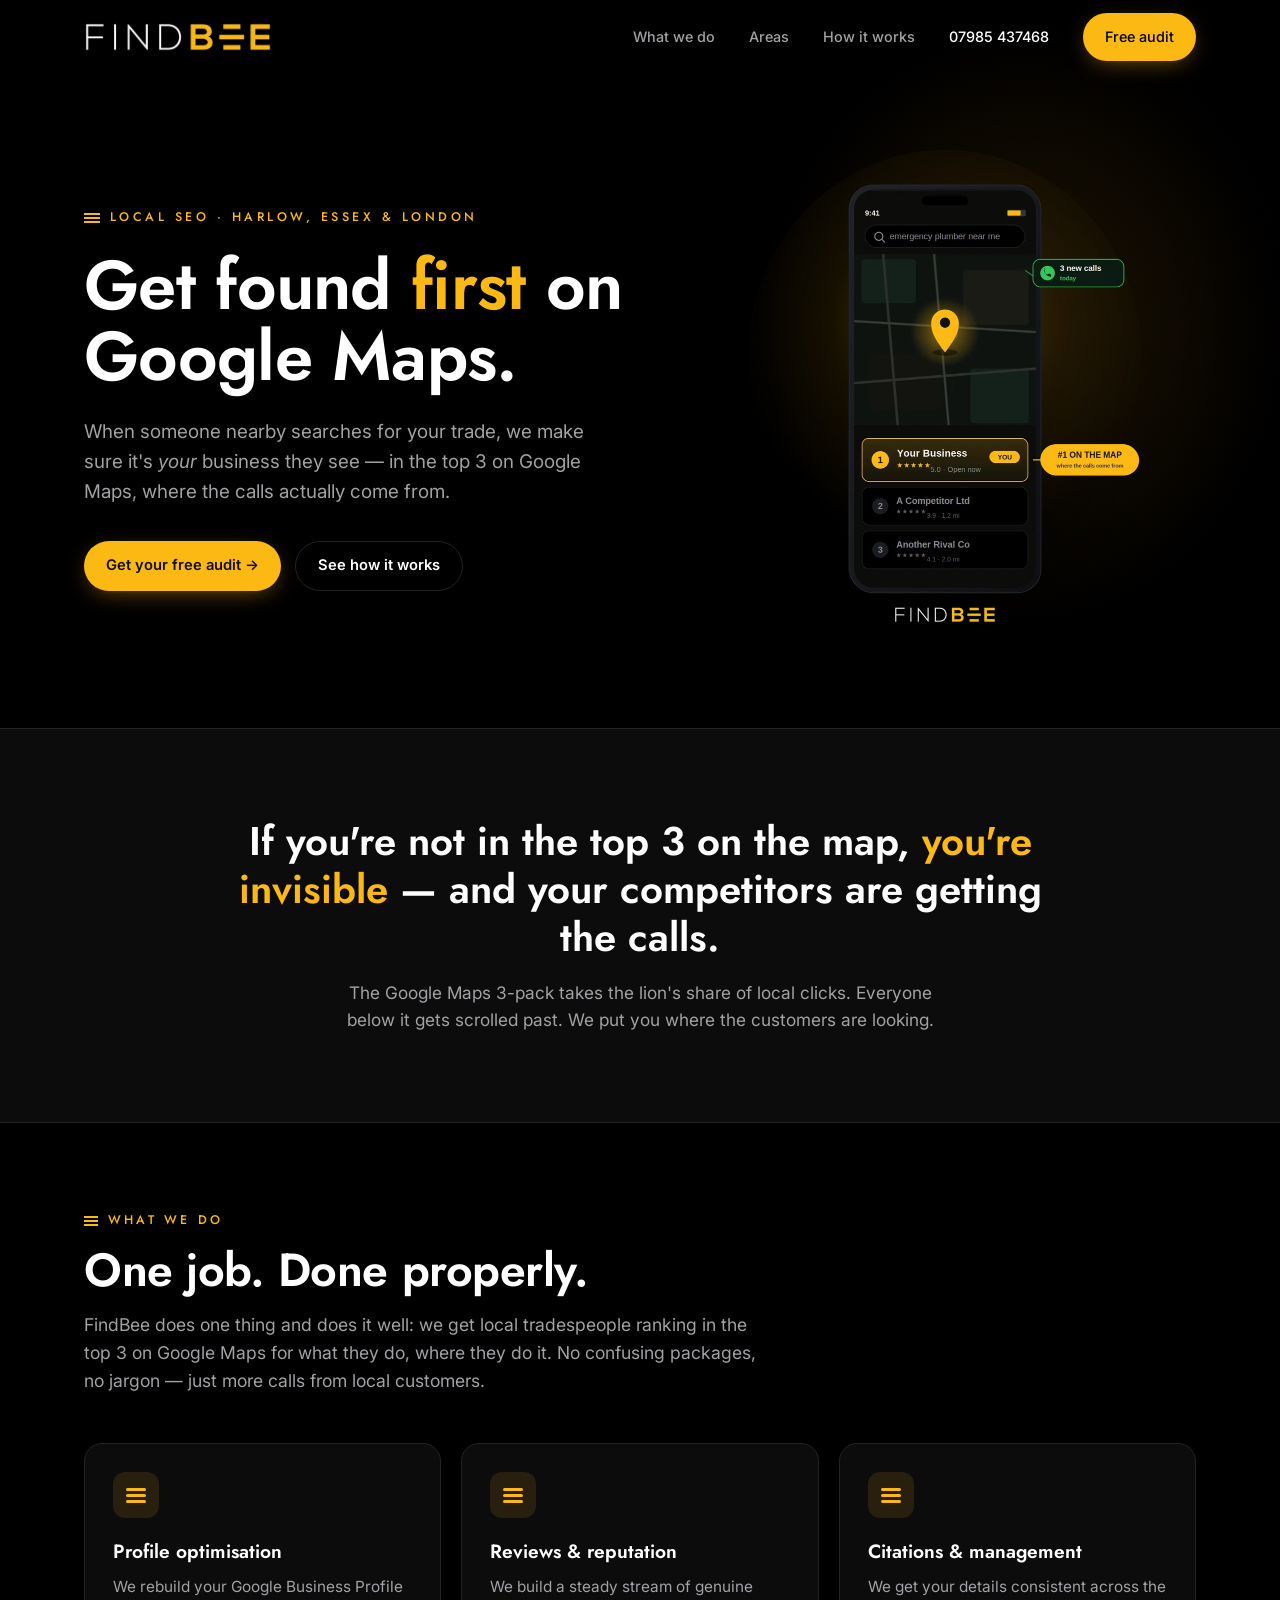
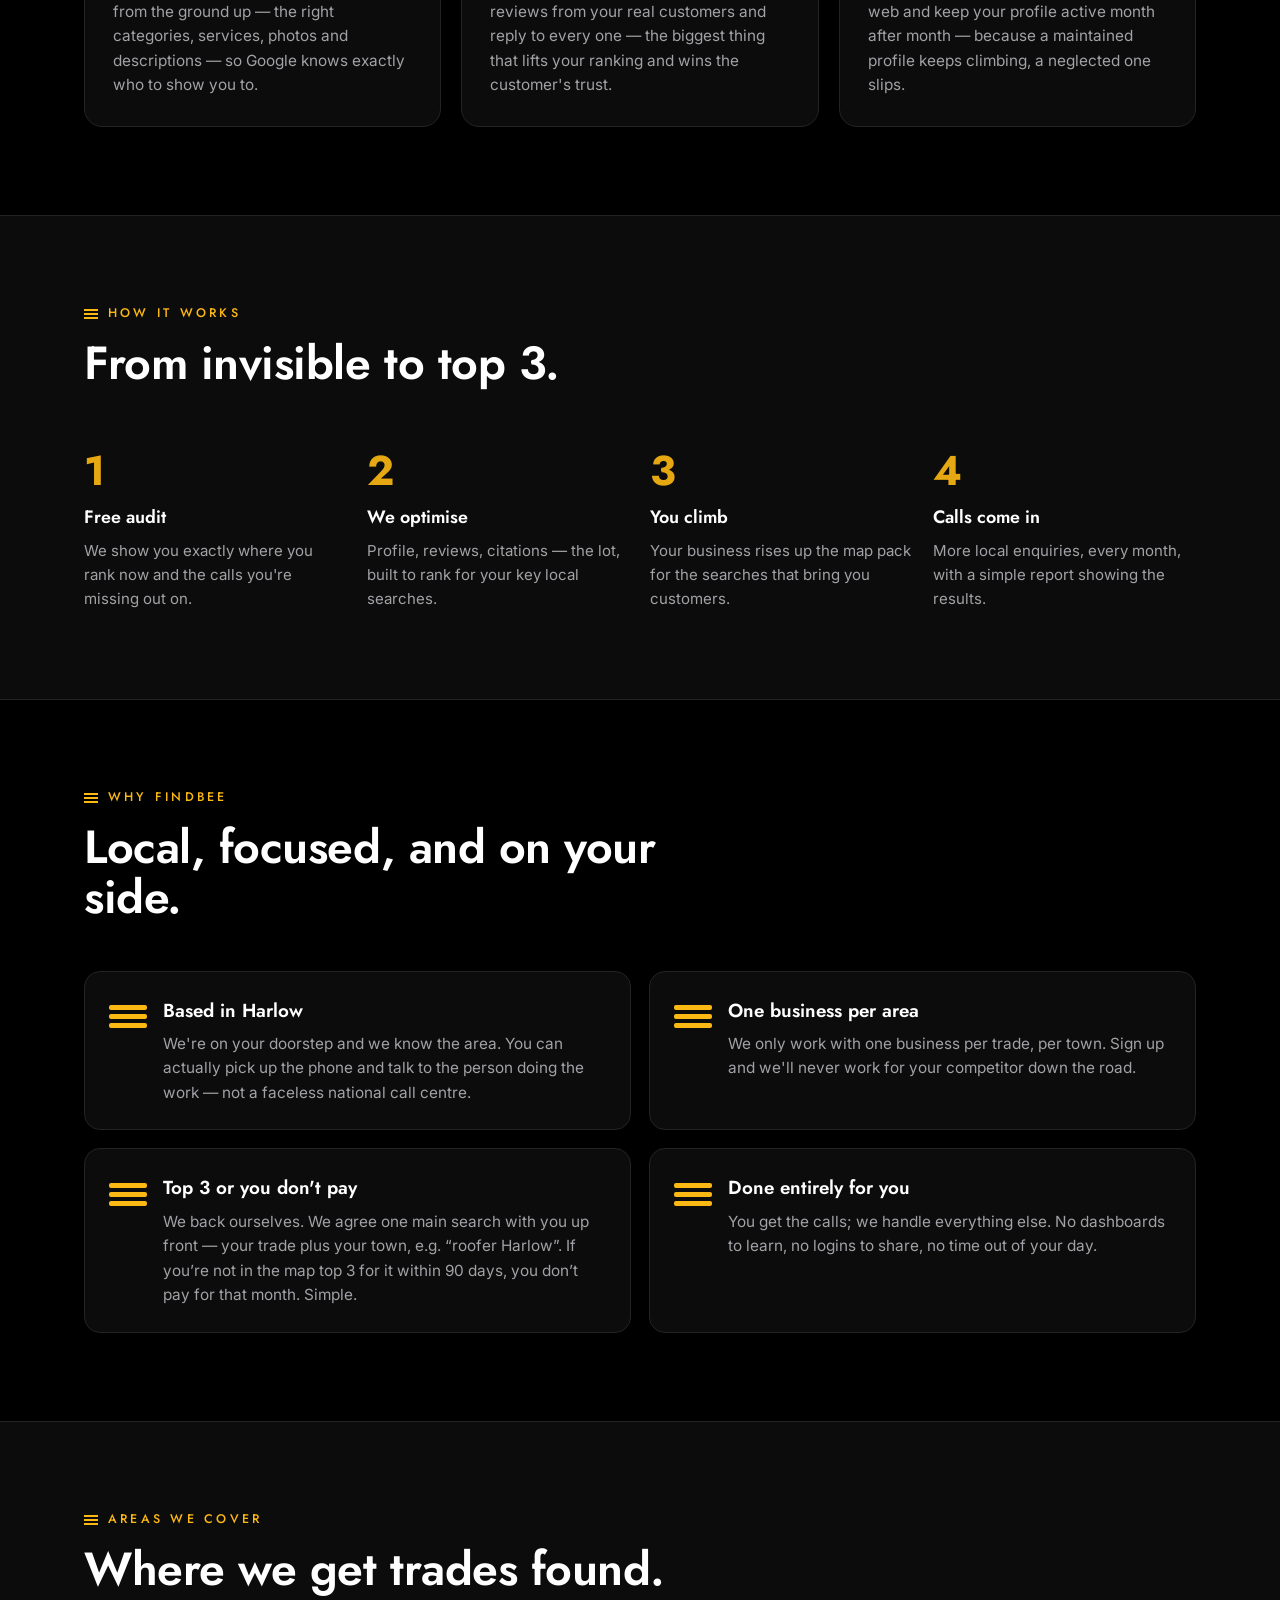
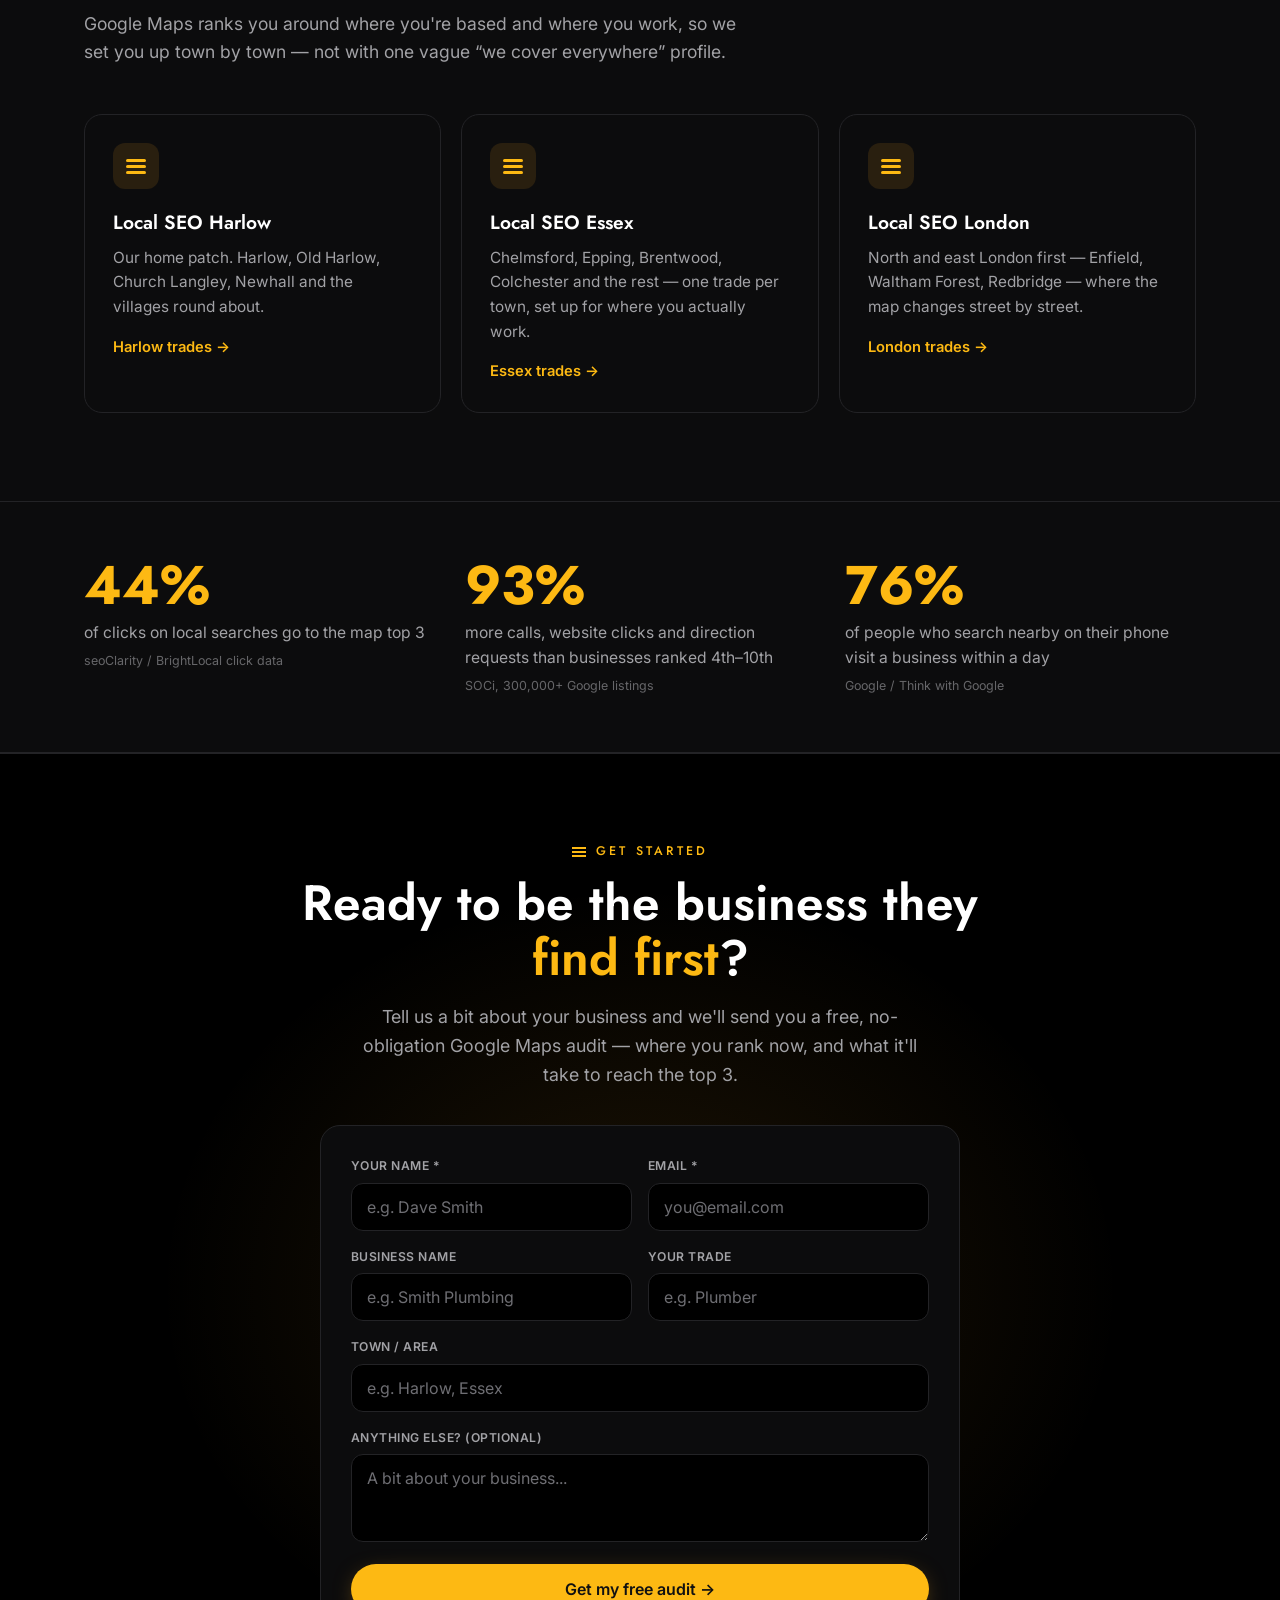
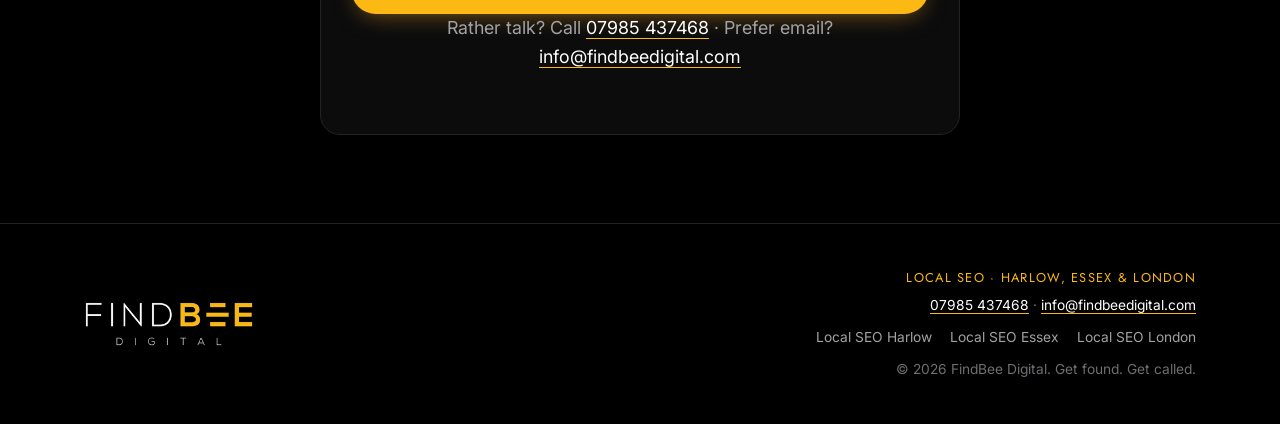
<file: index.html>
<!DOCTYPE html>
<html lang="en-GB">
<head>
<meta charset="UTF-8">
<meta name="viewport" content="width=device-width, initial-scale=1.0">
<title>FindBee Digital — Get found on Google Maps | Harlow, Essex &amp; London</title>
<meta name="description" content="FindBee Digital gets tradespeople in Harlow, Essex and London into the top 3 on Google Maps — so customers find you first and the calls come in.">
<link rel="canonical" href="https://findbeedigital.com/">
<meta property="og:type" content="website">
<meta property="og:site_name" content="FindBee Digital">
<meta property="og:title" content="FindBee Digital — Get found on Google Maps | Harlow, Essex &amp; London">
<meta property="og:description" content="FindBee Digital gets tradespeople in Harlow, Essex and London into the top 3 on Google Maps — so customers find you first and the calls come in.">
<meta property="og:url" content="https://findbeedigital.com/">
<meta property="og:image" content="https://findbeedigital.com/img/og.jpg">
<meta property="og:locale" content="en_GB">
<meta name="twitter:card" content="summary_large_image">
<link rel="icon" type="image/png" href="/img/logo.png">
<link rel="preconnect" href="https://fonts.googleapis.com">
<link rel="preconnect" href="https://fonts.gstatic.com" crossorigin>
<link href="https://fonts.googleapis.com/css2?family=Jost:wght@300;400;500;600;700&family=Inter:wght@400;500;600&display=swap" rel="stylesheet">
<link rel="stylesheet" href="/css/site.css">
<script type="application/ld+json">
{
  "@context": "https://schema.org",
  "@type": "ProfessionalService",
  "@id": "https://findbeedigital.com/#business",
  "name": "FindBee Digital",
  "url": "https://findbeedigital.com/",
  "logo": "https://findbeedigital.com/img/logo.png",
  "image": "https://findbeedigital.com/img/og.jpg",
  "telephone": "+447985437468",
  "email": "info@findbeedigital.com",
  "description": "Local SEO for tradespeople in Harlow, Essex and London. We get trades into the top 3 on Google Maps.",
  "address": {
    "@type": "PostalAddress",
    "addressLocality": "Harlow",
    "addressRegion": "Essex",
    "addressCountry": "GB"
  },
  "areaServed": [
    {
      "@type": "City",
      "name": "Harlow"
    },
    {
      "@type": "AdministrativeArea",
      "name": "Essex"
    },
    {
      "@type": "City",
      "name": "London"
    }
  ],
  "knowsAbout": [
    "Local SEO",
    "Google Business Profile optimisation",
    "Review management",
    "Local citations"
  ]
}
</script>
</head>
<body>

<header id="hdr">
  <div class="wrap nav">
    <a href="/" class="logo-link" aria-label="FindBee Digital home"><img class="nav-logo" src="/img/logo.webp" alt="FindBee Digital" width="400" height="64"></a>
    <nav class="nav-links" id="navlinks">
      <a href="/#what">What we do</a>
      <a href="/#areas">Areas</a>
      <a href="/#how">How it works</a>
      <a href="tel:+447985437468" class="nav-tel">07985 437468</a>
      <a href="#contact" class="btn btn-gold">Free audit</a>
    </nav>
    <button class="nav-toggle" id="navToggle" aria-label="Menu">&#9776;</button>
  </div>
</header>
<a id="top"></a>

<section class="hero">
  <div class="wrap hero-grid">
    <div>
      <div class="eyebrow"><span class="bars"><i></i><i></i><i></i></span> Local SEO &middot; Harlow, Essex &amp; London</div>
      <h1>Get found <span class="hl">first</span> on Google&nbsp;Maps.</h1>
      <p class="lead">When someone nearby searches for your trade, we make sure it's <em>your</em> business they see &mdash; in the top 3 on Google Maps, where the calls actually come from.</p>
      <div class="hero-cta">
        <a href="#contact" class="btn btn-gold">Get your free audit &rarr;</a>
        <a href="#how" class="btn btn-ghost">See how it works</a>
      </div>
    </div>
    <div>
      <img class="hero-img" src="/img/hero.webp" alt="Phone showing a local business at number one in the Google Maps top 3" width="800" height="975" fetchpriority="high">
    </div>
  </div>
</section>

<section class="sec band reveal">
  <div class="wrap">
    <div class="big">If you're not in the top 3 on the map, <span class="hl">you're invisible</span> &mdash; and your competitors are getting the calls.</div>
    <p>The Google Maps 3-pack takes the lion's share of local clicks. Everyone below it gets scrolled past. We put you where the customers are looking.</p>
  </div>
</section>

<section class="sec" id="what">
  <div class="wrap">
    <div class="sec-head reveal">
      <div class="kick"><span class="bars"><i></i><i></i><i></i></span> What we do</div>
      <h2 class="title">One job. Done properly.</h2>
      <p>FindBee does one thing and does it well: we get local tradespeople ranking in the top 3 on Google Maps for what they do, where they do it. No confusing packages, no jargon &mdash; just more calls from local customers.</p>
    </div>
    <div class="cards">
      <div class="card reveal">
        <div class="ic"><span class="bars"><i></i><i></i><i></i></span></div>
        <h3>Profile optimisation</h3>
        <p>We rebuild your Google Business Profile from the ground up &mdash; the right categories, services, photos and descriptions &mdash; so Google knows exactly who to show you to.</p>
      </div>
      <div class="card reveal">
        <div class="ic"><span class="bars"><i></i><i></i><i></i></span></div>
        <h3>Reviews &amp; reputation</h3>
        <p>We build a steady stream of genuine reviews from your real customers and reply to every one &mdash; the biggest thing that lifts your ranking and wins the customer's trust.</p>
      </div>
      <div class="card reveal">
        <div class="ic"><span class="bars"><i></i><i></i><i></i></span></div>
        <h3>Citations &amp; management</h3>
        <p>We get your details consistent across the web and keep your profile active month after month &mdash; because a maintained profile keeps climbing, a neglected one slips.</p>
      </div>
    </div>
  </div>
</section>


<section class="sec" id="how" style="background:var(--panel)">
  <div class="wrap">
    <div class="sec-head reveal">
      <div class="kick"><span class="bars"><i></i><i></i><i></i></span> How it works</div>
      <h2 class="title">From invisible to top 3.</h2>
    </div>
    <div class="steps">
      <div class="step reveal"><div class="n">1</div><h3>Free audit</h3><p>We show you exactly where you rank now and the calls you're missing out on.</p></div>
      <div class="step reveal"><div class="n">2</div><h3>We optimise</h3><p>Profile, reviews, citations &mdash; the lot, built to rank for your key local searches.</p></div>
      <div class="step reveal"><div class="n">3</div><h3>You climb</h3><p>Your business rises up the map pack for the searches that bring you customers.</p></div>
      <div class="step reveal"><div class="n">4</div><h3>Calls come in</h3><p>More local enquiries, every month, with a simple report showing the results.</p></div>
    </div>
  </div>
</section>

<section class="sec" id="why">
  <div class="wrap">
    <div class="sec-head reveal">
      <div class="kick"><span class="bars"><i></i><i></i><i></i></span> Why FindBee</div>
      <h2 class="title">Local, focused, and on your side.</h2>
    </div>
    <div class="why">
      <div class="item reveal"><div class="mk"><i></i><i></i><i></i></div><div><h3>Based in Harlow</h3><p>We're on your doorstep and we know the area. You can actually pick up the phone and talk to the person doing the work &mdash; not a faceless national call centre.</p></div></div>
      <div class="item reveal"><div class="mk"><i></i><i></i><i></i></div><div><h3>One business per area</h3><p>We only work with one business per trade, per town. Sign up and we'll never work for your competitor down the road.</p></div></div>
      <div class="item reveal"><div class="mk"><i></i><i></i><i></i></div><div><h3>Top 3 or you don't pay</h3><p>We back ourselves. We agree one main search with you up front &mdash; your trade plus your town, e.g. &ldquo;roofer Harlow&rdquo;. If you&rsquo;re not in the map top 3 for it within 90 days, you don&rsquo;t pay for that month. Simple.</p></div></div>
      <div class="item reveal"><div class="mk"><i></i><i></i><i></i></div><div><h3>Done entirely for you</h3><p>You get the calls; we handle everything else. No dashboards to learn, no logins to share, no time out of your day.</p></div></div>
    </div>
  </div>
</section>

<section class="sec" id="areas" style="background:var(--panel)">
  <div class="wrap">
    <div class="sec-head reveal">
      <div class="kick"><span class="bars"><i></i><i></i><i></i></span> Areas we cover</div>
      <h2 class="title">Where we get trades found.</h2>
      <p>Google Maps ranks you around where you're based and where you work, so we set you up town by town &mdash; not with one vague &ldquo;we cover everywhere&rdquo; profile.</p>
    </div>
    <div class="cards">
      <a class="card reveal" href="/local-seo-harlow/">
        <div class="ic"><span class="bars"><i></i><i></i><i></i></span></div>
        <h3>Local SEO Harlow</h3>
        <p>Our home patch. Harlow, Old Harlow, Church Langley, Newhall and the villages round about.</p>
        <span class="more">Harlow trades &rarr;</span>
      </a>
      <a class="card reveal" href="/local-seo-essex/">
        <div class="ic"><span class="bars"><i></i><i></i><i></i></span></div>
        <h3>Local SEO Essex</h3>
        <p>Chelmsford, Epping, Brentwood, Colchester and the rest &mdash; one trade per town, set up for where you actually work.</p>
        <span class="more">Essex trades &rarr;</span>
      </a>
      <a class="card reveal" href="/local-seo-london/">
        <div class="ic"><span class="bars"><i></i><i></i><i></i></span></div>
        <h3>Local SEO London</h3>
        <p>North and east London first &mdash; Enfield, Waltham Forest, Redbridge &mdash; where the map changes street by street.</p>
        <span class="more">London trades &rarr;</span>
      </a>
    </div>
  </div>
</section>

<section class="stats reveal">
  <div class="wrap">
    <div class="stat"><div class="num">44%</div><div class="lbl">of clicks on local searches go to the map top 3</div><div class="src">seoClarity / BrightLocal click data</div></div>
    <div class="stat"><div class="num">93%</div><div class="lbl">more calls, website clicks and direction requests than businesses ranked 4th&ndash;10th</div><div class="src">SOCi, 300,000+ Google listings</div></div>
    <div class="stat"><div class="num">76%</div><div class="lbl">of people who search nearby on their phone visit a business within a day</div><div class="src">Google / Think with Google</div></div>
  </div>
</section>

<section class="sec cta" id="contact">
  <div class="wrap">
    <div class="reveal">
      <div class="kick" style="justify-content:center"><span class="bars"><i></i><i></i><i></i></span> Get started</div>
      <h2>Ready to be the business they <span class="hl">find first</span>?</h2>
      <p>Tell us a bit about your business and we&#39;ll send you a free, no-obligation Google Maps audit &mdash; where you rank now, and what it&#39;ll take to reach the top 3.</p>
    </div>
    <form name="audit" method="POST" data-netlify="true" netlify-honeypot="bot-field" class="audit-form reveal">
      <input type="hidden" name="form-name" value="audit">
      <p class="hp"><label>Leave this empty: <input name="bot-field"></label></p>
      <div class="fgrid">
        <div class="field"><label for="f-name">Your name *</label><input id="f-name" type="text" name="name" required placeholder="e.g. Dave Smith"></div>
        <div class="field"><label for="f-email">Email *</label><input id="f-email" type="email" name="email" required placeholder="you@email.com"></div>
        <div class="field"><label for="f-biz">Business name</label><input id="f-biz" type="text" name="business" placeholder="e.g. Smith Plumbing"></div>
        <div class="field"><label for="f-trade">Your trade</label><input id="f-trade" type="text" name="trade" placeholder="e.g. Plumber"></div>
        <div class="field field-full"><label for="f-town">Town / area</label><input id="f-town" type="text" name="town" placeholder="e.g. Harlow, Essex"></div>
        <div class="field field-full"><label for="f-msg">Anything else? (optional)</label><textarea id="f-msg" name="message" rows="3" placeholder="A bit about your business..."></textarea></div>
      </div>
      <button type="submit" class="btn btn-gold form-submit">Get my free audit &rarr;</button>
      <p class="form-alt">Rather talk? Call <a href="tel:+447985437468">07985 437468</a> &middot; Prefer email? <a href="mailto:info@findbeedigital.com?subject=Free%20Google%20Maps%20Audit">info@findbeedigital.com</a></p>
    </form>
  </div>
</section>

<footer>
  <div class="wrap foot">
    <a href="/" aria-label="FindBee Digital home"><img class="foot-logo" src="/img/logo-footer.webp" alt="FindBee Digital" width="300" height="81"></a>
    <div class="meta">
      <div class="area">Local SEO &middot; Harlow, Essex &amp; London</div>
      <div class="foot-tel" style="margin-top:6px"><a href="tel:+447985437468">07985 437468</a> &middot; <a href="mailto:info@findbeedigital.com">info@findbeedigital.com</a></div>
      <div class="foot-links"><a href="/local-seo-harlow/">Local SEO Harlow</a><a href="/local-seo-essex/">Local SEO Essex</a><a href="/local-seo-london/">Local SEO London</a></div>
      <div style="margin-top:10px">&copy; 2026 FindBee Digital. Get found. Get called.</div>
    </div>
  </div>
</footer>
<script src="/js/site.js" defer></script>
</body>
</html>
</file>
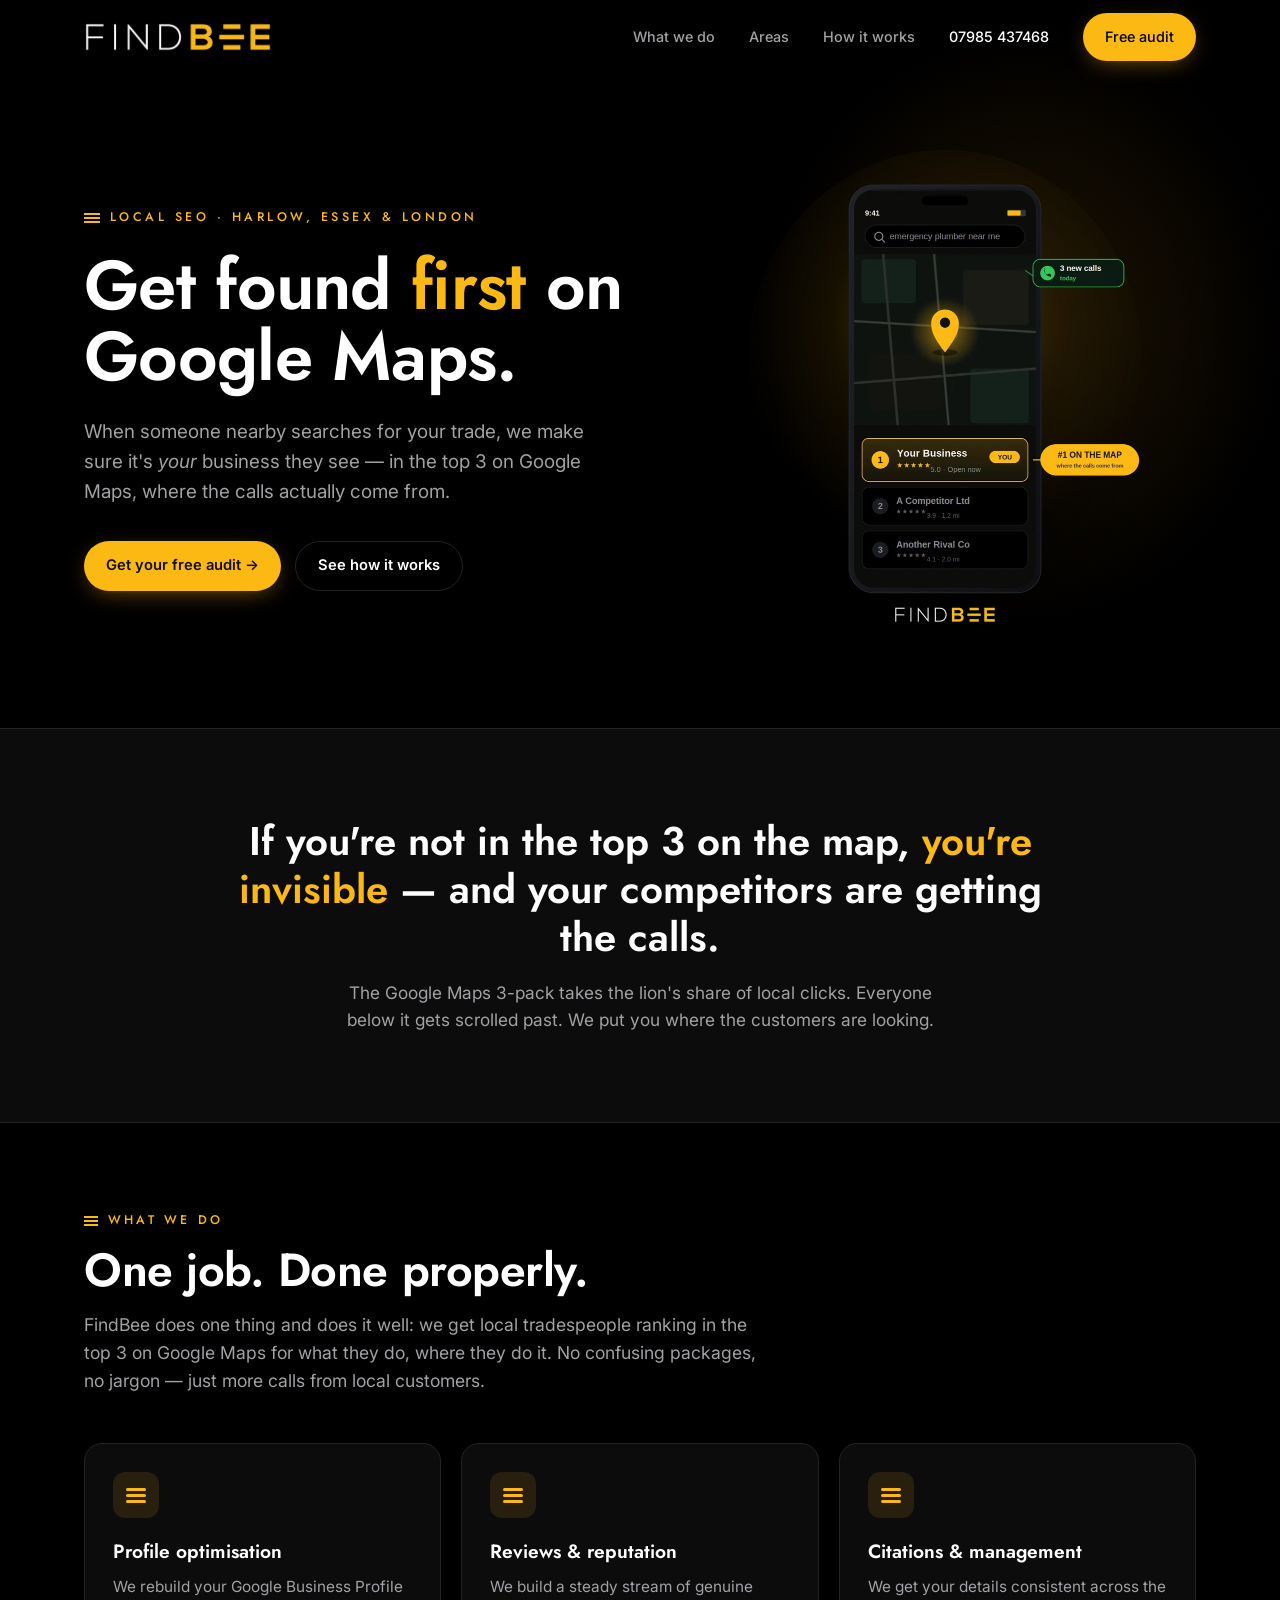
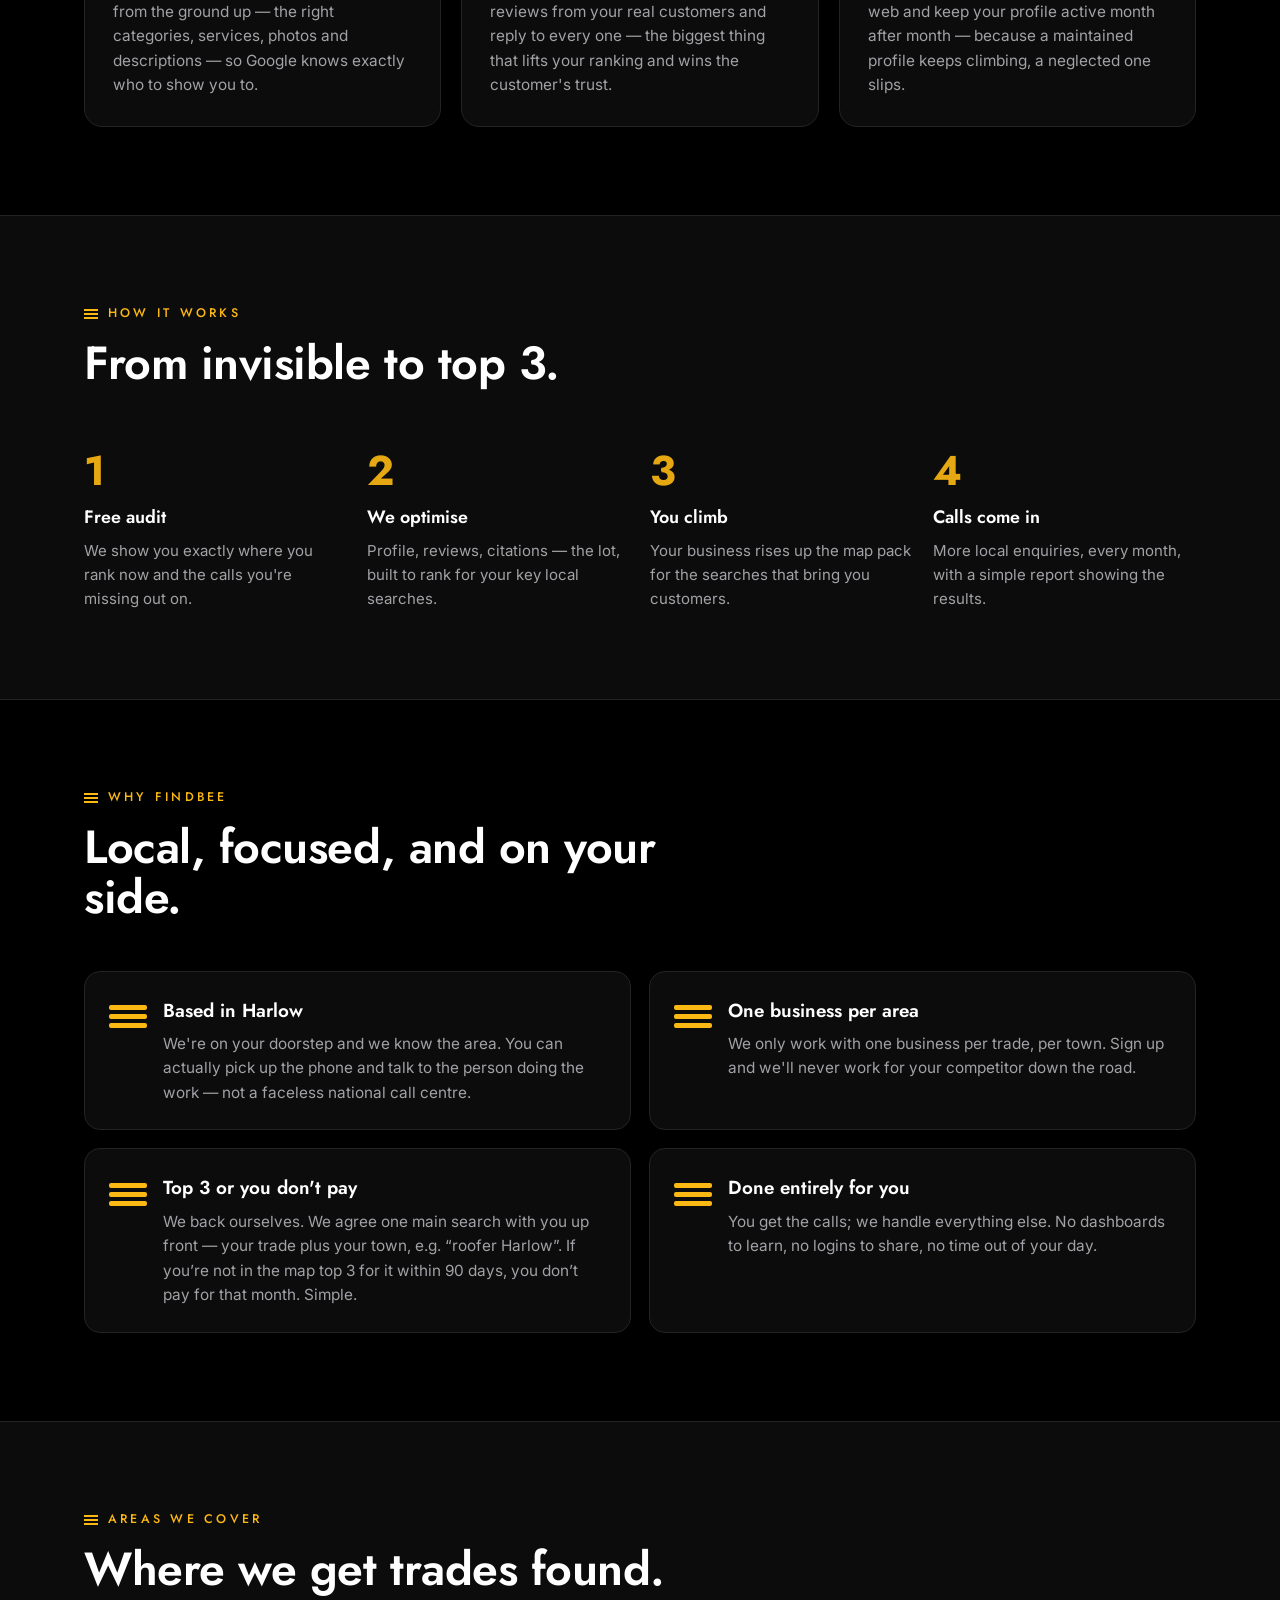
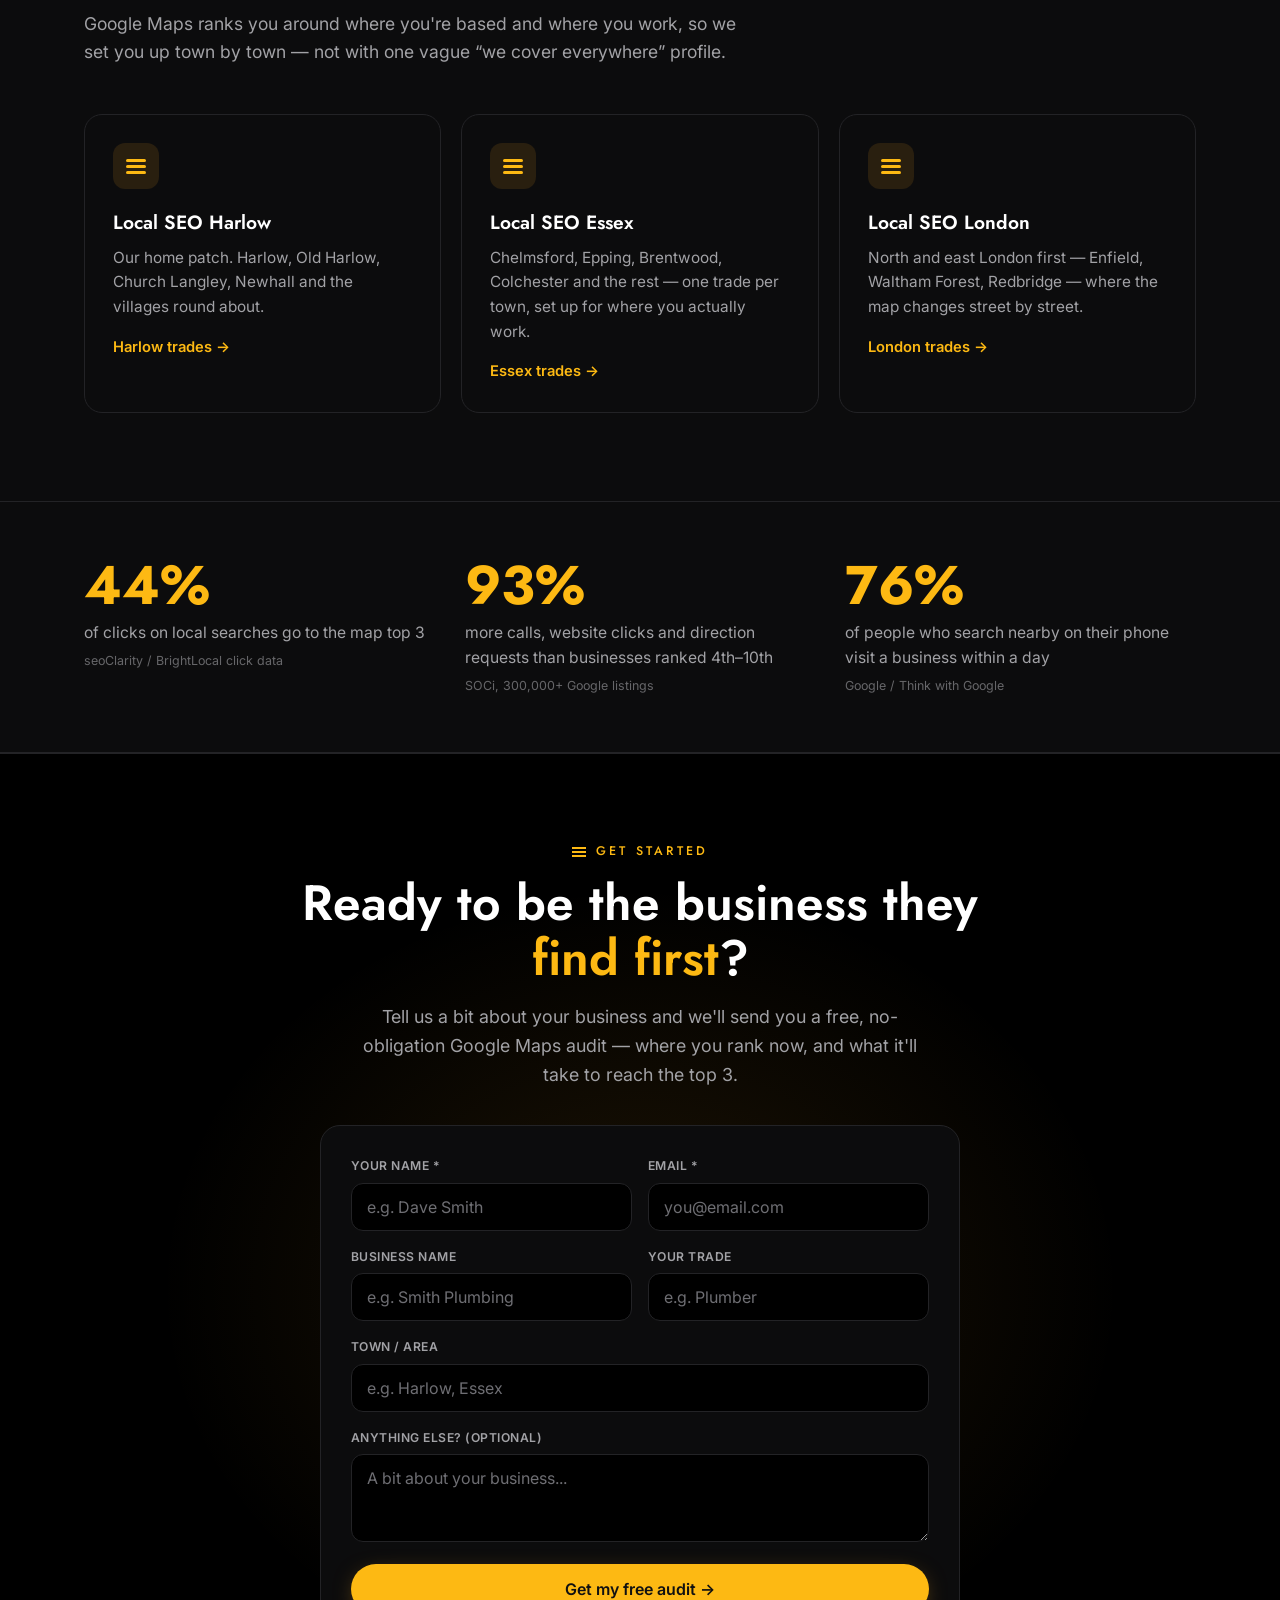
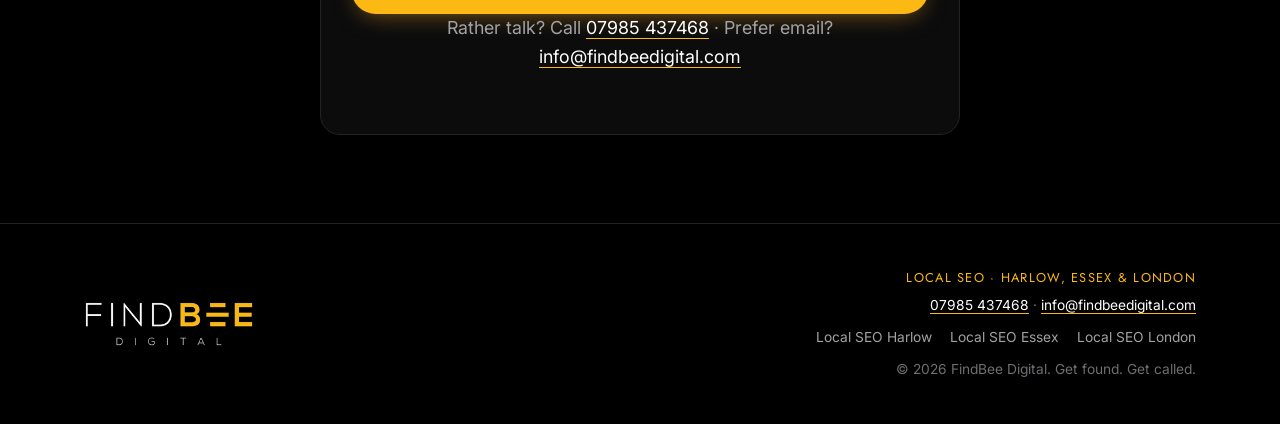
<file: findbee-site-v3/index.html>
<!DOCTYPE html>
<html lang="en-GB">
<head>
<meta charset="UTF-8">
<meta name="viewport" content="width=device-width, initial-scale=1.0">
<title>FindBee Digital — Get found on Google Maps | Harlow, Essex &amp; London</title>
<meta name="description" content="FindBee Digital gets tradespeople in Harlow, Essex and London into the top 3 on Google Maps — so customers find you first and the calls come in.">
<link rel="canonical" href="https://findbeedigital.com/">
<meta name="google-site-verification" content="CrSnXcHc2buA-cEKqwBoQxow_eL2qwk9lxIBSEnnZQ8">
<meta property="og:type" content="website">
<meta property="og:site_name" content="FindBee Digital">
<meta property="og:title" content="FindBee Digital — Get found on Google Maps | Harlow, Essex &amp; London">
<meta property="og:description" content="FindBee Digital gets tradespeople in Harlow, Essex and London into the top 3 on Google Maps — so customers find you first and the calls come in.">
<meta property="og:url" content="https://findbeedigital.com/">
<meta property="og:image" content="https://findbeedigital.com/img/og.jpg">
<meta property="og:locale" content="en_GB">
<meta name="twitter:card" content="summary_large_image">
<link rel="icon" type="image/png" href="/img/logo.png">
<link rel="preconnect" href="https://fonts.googleapis.com">
<link rel="preconnect" href="https://fonts.gstatic.com" crossorigin>
<link href="https://fonts.googleapis.com/css2?family=Jost:wght@300;400;500;600;700&family=Inter:wght@400;500;600&display=swap" rel="stylesheet">
<link rel="stylesheet" href="/css/site.css">
<script type="application/ld+json">
{
  "@context": "https://schema.org",
  "@type": "ProfessionalService",
  "@id": "https://findbeedigital.com/#business",
  "name": "FindBee Digital",
  "url": "https://findbeedigital.com/",
  "logo": "https://findbeedigital.com/img/logo.png",
  "image": "https://findbeedigital.com/img/og.jpg",
  "telephone": "+447985437468",
  "email": "info@findbeedigital.com",
  "description": "Local SEO for tradespeople in Harlow, Essex and London. We get trades into the top 3 on Google Maps.",
  "address": {
    "@type": "PostalAddress",
    "addressLocality": "Harlow",
    "addressRegion": "Essex",
    "addressCountry": "GB"
  },
  "areaServed": [
    {
      "@type": "City",
      "name": "Harlow"
    },
    {
      "@type": "AdministrativeArea",
      "name": "Essex"
    },
    {
      "@type": "City",
      "name": "London"
    }
  ],
  "knowsAbout": [
    "Local SEO",
    "Google Business Profile optimisation",
    "Review management",
    "Local citations"
  ]
}
</script>
</head>
<body>

<header id="hdr">
  <div class="wrap nav">
    <a href="/" class="logo-link" aria-label="FindBee Digital home"><img class="nav-logo" src="/img/logo.webp" alt="FindBee Digital" width="400" height="64"></a>
    <nav class="nav-links" id="navlinks">
      <a href="/#what">What we do</a>
      <a href="/#areas">Areas</a>
      <a href="/#how">How it works</a>
      <a href="tel:+447985437468" class="nav-tel">07985 437468</a>
      <a href="#contact" class="btn btn-gold">Free audit</a>
    </nav>
    <button class="nav-toggle" id="navToggle" aria-label="Menu">&#9776;</button>
  </div>
</header>
<a id="top"></a>

<section class="hero">
  <div class="wrap hero-grid">
    <div>
      <div class="eyebrow"><span class="bars"><i></i><i></i><i></i></span> Local SEO &middot; Harlow, Essex &amp; London</div>
      <h1>Get found <span class="hl">first</span> on Google&nbsp;Maps.</h1>
      <p class="lead">When someone nearby searches for your trade, we make sure it's <em>your</em> business they see &mdash; in the top 3 on Google Maps, where the calls actually come from.</p>
      <div class="hero-cta">
        <a href="#contact" class="btn btn-gold">Get your free audit &rarr;</a>
        <a href="#how" class="btn btn-ghost">See how it works</a>
      </div>
    </div>
    <div>
      <img class="hero-img" src="/img/hero.webp" alt="Phone showing a local business at number one in the Google Maps top 3" width="800" height="975" fetchpriority="high">
    </div>
  </div>
</section>

<section class="sec band reveal">
  <div class="wrap">
    <div class="big">If you're not in the top 3 on the map, <span class="hl">you're invisible</span> &mdash; and your competitors are getting the calls.</div>
    <p>The Google Maps 3-pack takes the lion's share of local clicks. Everyone below it gets scrolled past. We put you where the customers are looking.</p>
  </div>
</section>

<section class="sec" id="what">
  <div class="wrap">
    <div class="sec-head reveal">
      <div class="kick"><span class="bars"><i></i><i></i><i></i></span> What we do</div>
      <h2 class="title">One job. Done properly.</h2>
      <p>FindBee does one thing and does it well: we get local tradespeople ranking in the top 3 on Google Maps for what they do, where they do it. No confusing packages, no jargon &mdash; just more calls from local customers.</p>
    </div>
    <div class="cards">
      <div class="card reveal">
        <div class="ic"><span class="bars"><i></i><i></i><i></i></span></div>
        <h3>Profile optimisation</h3>
        <p>We rebuild your Google Business Profile from the ground up &mdash; the right categories, services, photos and descriptions &mdash; so Google knows exactly who to show you to.</p>
      </div>
      <div class="card reveal">
        <div class="ic"><span class="bars"><i></i><i></i><i></i></span></div>
        <h3>Reviews &amp; reputation</h3>
        <p>We build a steady stream of genuine reviews from your real customers and reply to every one &mdash; the biggest thing that lifts your ranking and wins the customer's trust.</p>
      </div>
      <div class="card reveal">
        <div class="ic"><span class="bars"><i></i><i></i><i></i></span></div>
        <h3>Citations &amp; management</h3>
        <p>We get your details consistent across the web and keep your profile active month after month &mdash; because a maintained profile keeps climbing, a neglected one slips.</p>
      </div>
    </div>
  </div>
</section>


<section class="sec" id="how" style="background:var(--panel)">
  <div class="wrap">
    <div class="sec-head reveal">
      <div class="kick"><span class="bars"><i></i><i></i><i></i></span> How it works</div>
      <h2 class="title">From invisible to top 3.</h2>
    </div>
    <div class="steps">
      <div class="step reveal"><div class="n">1</div><h3>Free audit</h3><p>We show you exactly where you rank now and the calls you're missing out on.</p></div>
      <div class="step reveal"><div class="n">2</div><h3>We optimise</h3><p>Profile, reviews, citations &mdash; the lot, built to rank for your key local searches.</p></div>
      <div class="step reveal"><div class="n">3</div><h3>You climb</h3><p>Your business rises up the map pack for the searches that bring you customers.</p></div>
      <div class="step reveal"><div class="n">4</div><h3>Calls come in</h3><p>More local enquiries, every month, with a simple report showing the results.</p></div>
    </div>
  </div>
</section>

<section class="sec" id="why">
  <div class="wrap">
    <div class="sec-head reveal">
      <div class="kick"><span class="bars"><i></i><i></i><i></i></span> Why FindBee</div>
      <h2 class="title">Local, focused, and on your side.</h2>
    </div>
    <div class="why">
      <div class="item reveal"><div class="mk"><i></i><i></i><i></i></div><div><h3>Based in Harlow</h3><p>We're on your doorstep and we know the area. You can actually pick up the phone and talk to the person doing the work &mdash; not a faceless national call centre.</p></div></div>
      <div class="item reveal"><div class="mk"><i></i><i></i><i></i></div><div><h3>One business per area</h3><p>We only work with one business per trade, per town. Sign up and we'll never work for your competitor down the road.</p></div></div>
      <div class="item reveal"><div class="mk"><i></i><i></i><i></i></div><div><h3>Top 3 or you don't pay</h3><p>We back ourselves. We agree one main search with you up front &mdash; your trade plus your town, e.g. &ldquo;roofer Harlow&rdquo;. If you&rsquo;re not in the map top 3 for it within 90 days, you don&rsquo;t pay for that month. Simple.</p></div></div>
      <div class="item reveal"><div class="mk"><i></i><i></i><i></i></div><div><h3>Done entirely for you</h3><p>You get the calls; we handle everything else. No dashboards to learn, no logins to share, no time out of your day.</p></div></div>
    </div>
  </div>
</section>

<section class="sec" id="areas" style="background:var(--panel)">
  <div class="wrap">
    <div class="sec-head reveal">
      <div class="kick"><span class="bars"><i></i><i></i><i></i></span> Areas we cover</div>
      <h2 class="title">Where we get trades found.</h2>
      <p>Google Maps ranks you around where you're based and where you work, so we set you up town by town &mdash; not with one vague &ldquo;we cover everywhere&rdquo; profile.</p>
    </div>
    <div class="cards">
      <a class="card reveal" href="/local-seo-harlow/">
        <div class="ic"><span class="bars"><i></i><i></i><i></i></span></div>
        <h3>Local SEO Harlow</h3>
        <p>Our home patch. Harlow, Old Harlow, Church Langley, Newhall and the villages round about.</p>
        <span class="more">Harlow trades &rarr;</span>
      </a>
      <a class="card reveal" href="/local-seo-essex/">
        <div class="ic"><span class="bars"><i></i><i></i><i></i></span></div>
        <h3>Local SEO Essex</h3>
        <p>Chelmsford, Epping, Brentwood, Colchester and the rest &mdash; one trade per town, set up for where you actually work.</p>
        <span class="more">Essex trades &rarr;</span>
      </a>
      <a class="card reveal" href="/local-seo-london/">
        <div class="ic"><span class="bars"><i></i><i></i><i></i></span></div>
        <h3>Local SEO London</h3>
        <p>North and east London first &mdash; Enfield, Waltham Forest, Redbridge &mdash; where the map changes street by street.</p>
        <span class="more">London trades &rarr;</span>
      </a>
    </div>
  </div>
</section>

<section class="stats reveal">
  <div class="wrap">
    <div class="stat"><div class="num">44%</div><div class="lbl">of clicks on local searches go to the map top 3</div><div class="src">seoClarity / BrightLocal click data</div></div>
    <div class="stat"><div class="num">93%</div><div class="lbl">more calls, website clicks and direction requests than businesses ranked 4th&ndash;10th</div><div class="src">SOCi, 300,000+ Google listings</div></div>
    <div class="stat"><div class="num">76%</div><div class="lbl">of people who search nearby on their phone visit a business within a day</div><div class="src">Google / Think with Google</div></div>
  </div>
</section>

<section class="sec cta" id="contact">
  <div class="wrap">
    <div class="reveal">
      <div class="kick" style="justify-content:center"><span class="bars"><i></i><i></i><i></i></span> Get started</div>
      <h2>Ready to be the business they <span class="hl">find first</span>?</h2>
      <p>Tell us a bit about your business and we&#39;ll send you a free, no-obligation Google Maps audit &mdash; where you rank now, and what it&#39;ll take to reach the top 3.</p>
    </div>
    <form name="audit" method="POST" data-netlify="true" netlify-honeypot="bot-field" class="audit-form reveal">
      <input type="hidden" name="form-name" value="audit">
      <p class="hp"><label>Leave this empty: <input name="bot-field"></label></p>
      <div class="fgrid">
        <div class="field"><label for="f-name">Your name *</label><input id="f-name" type="text" name="name" required placeholder="e.g. Dave Smith"></div>
        <div class="field"><label for="f-email">Email *</label><input id="f-email" type="email" name="email" required placeholder="you@email.com"></div>
        <div class="field"><label for="f-biz">Business name</label><input id="f-biz" type="text" name="business" placeholder="e.g. Smith Plumbing"></div>
        <div class="field"><label for="f-trade">Your trade</label><input id="f-trade" type="text" name="trade" placeholder="e.g. Plumber"></div>
        <div class="field field-full"><label for="f-town">Town / area</label><input id="f-town" type="text" name="town" placeholder="e.g. Harlow, Essex"></div>
        <div class="field field-full"><label for="f-msg">Anything else? (optional)</label><textarea id="f-msg" name="message" rows="3" placeholder="A bit about your business..."></textarea></div>
      </div>
      <button type="submit" class="btn btn-gold form-submit">Get my free audit &rarr;</button>
      <p class="form-alt">Rather talk? Call <a href="tel:+447985437468">07985 437468</a> &middot; Prefer email? <a href="mailto:info@findbeedigital.com?subject=Free%20Google%20Maps%20Audit">info@findbeedigital.com</a></p>
    </form>
  </div>
</section>

<footer>
  <div class="wrap foot">
    <a href="/" aria-label="FindBee Digital home"><img class="foot-logo" src="/img/logo-footer.webp" alt="FindBee Digital" width="300" height="81"></a>
    <div class="meta">
      <div class="area">Local SEO &middot; Harlow, Essex &amp; London</div>
      <div class="foot-tel" style="margin-top:6px"><a href="tel:+447985437468">07985 437468</a> &middot; <a href="mailto:info@findbeedigital.com">info@findbeedigital.com</a></div>
      <div class="foot-links"><a href="/local-seo-harlow/">Local SEO Harlow</a><a href="/local-seo-essex/">Local SEO Essex</a><a href="/local-seo-london/">Local SEO London</a></div>
      <div style="margin-top:10px">&copy; 2026 FindBee Digital. Get found. Get called.</div>
    </div>
  </div>
</footer>
<script src="/js/site.js" defer></script>
</body>
</html>
</file>
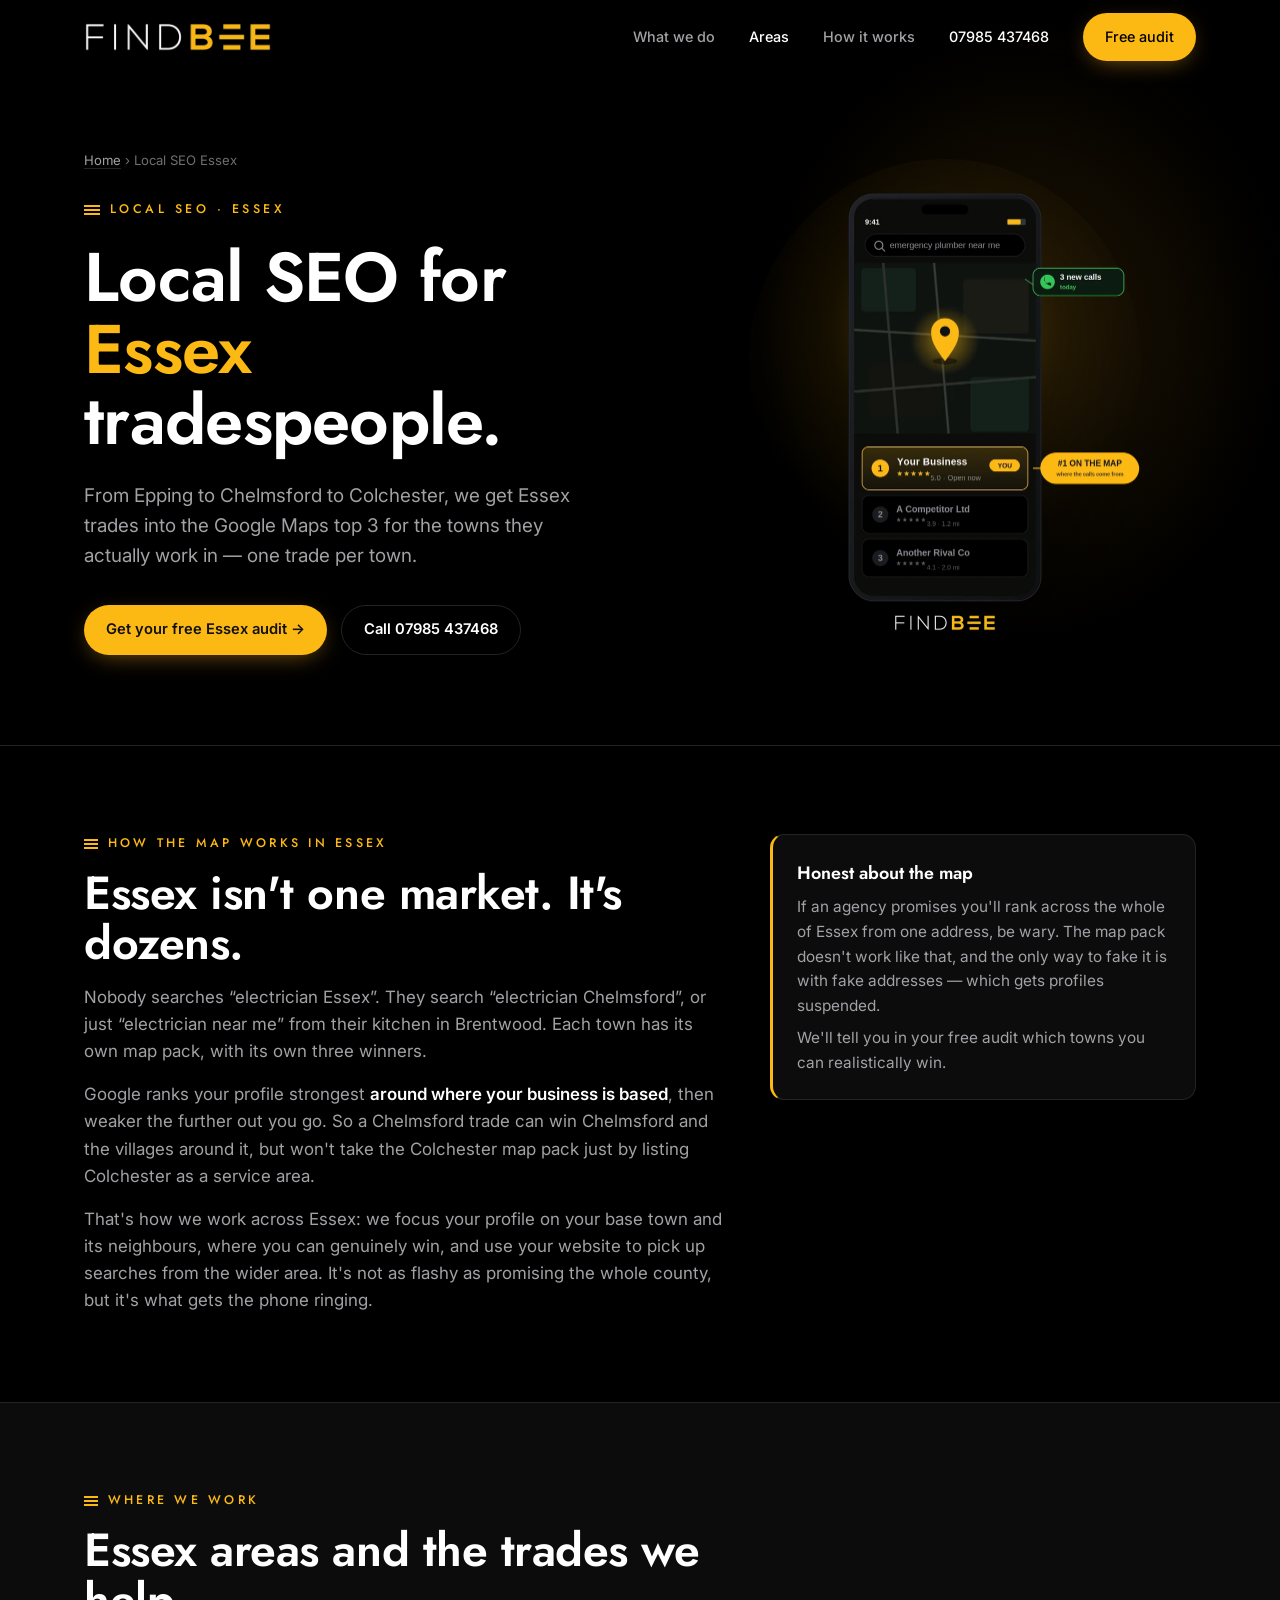
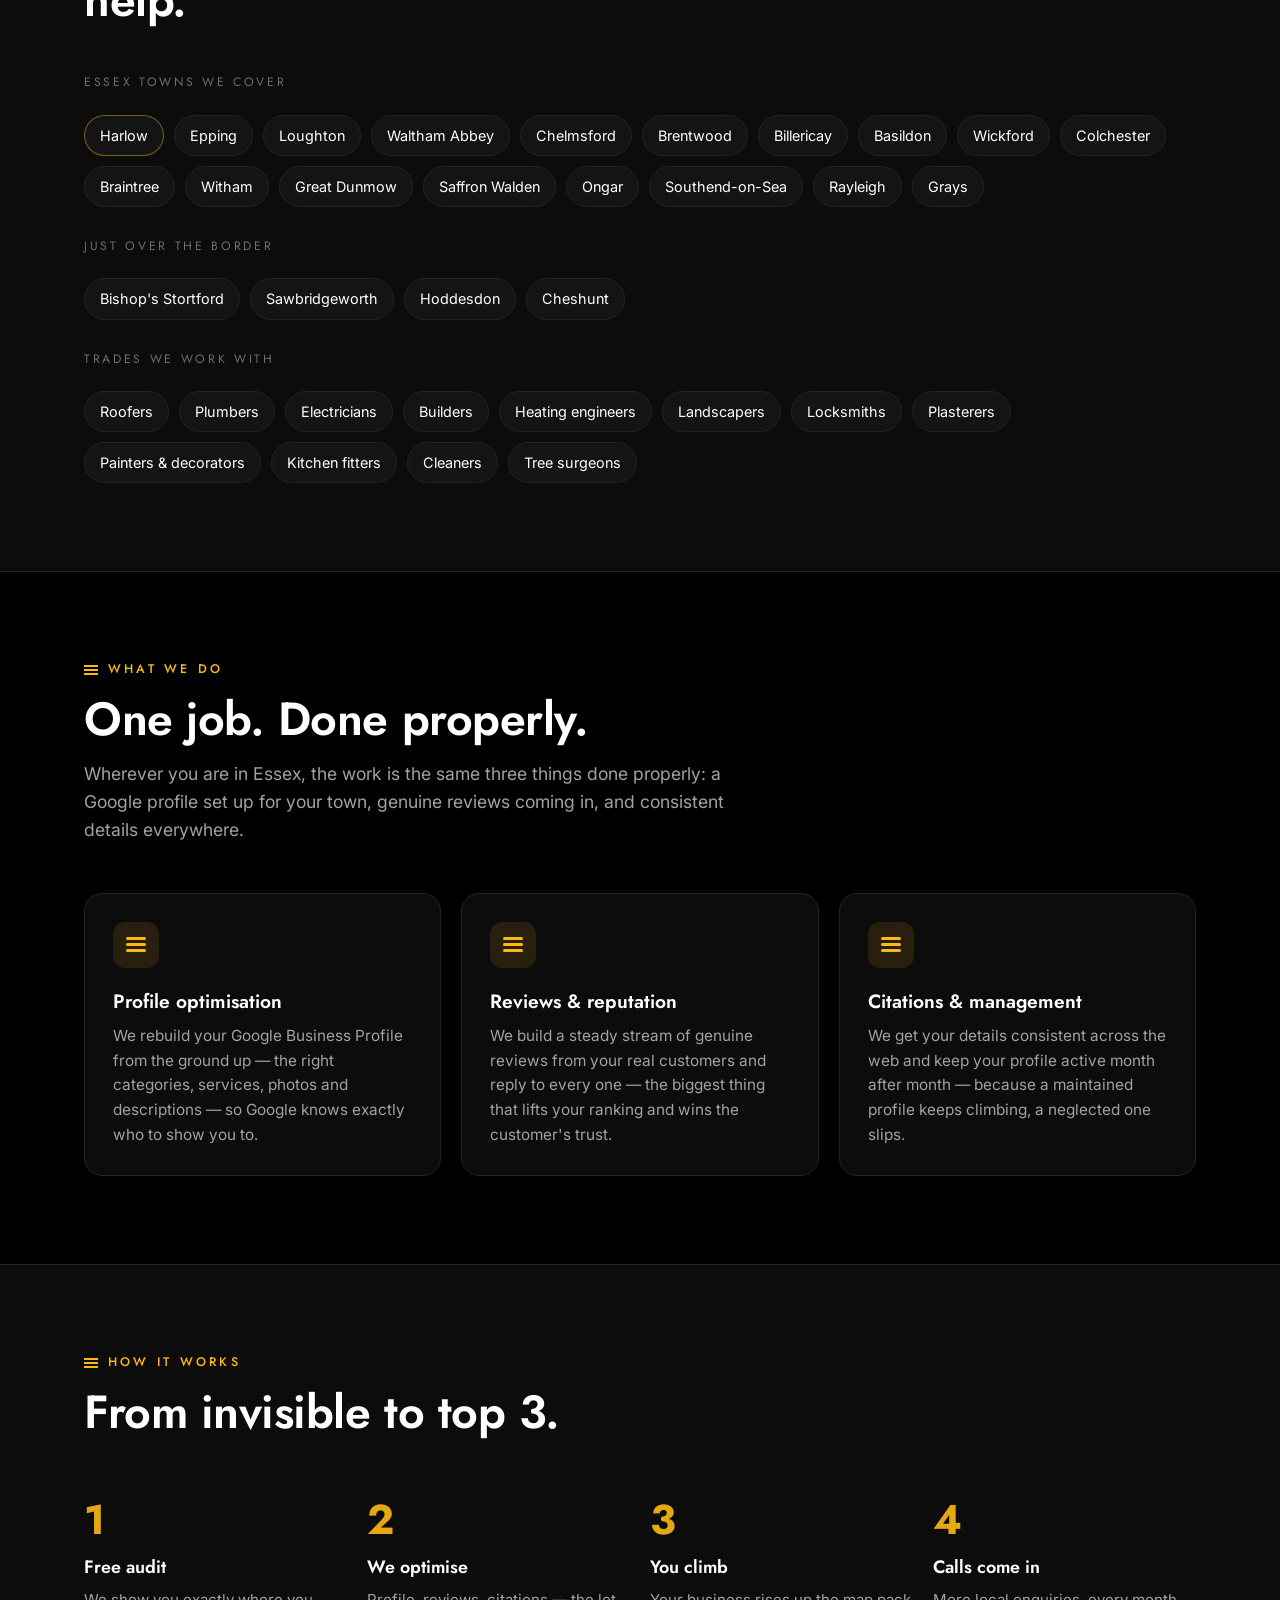
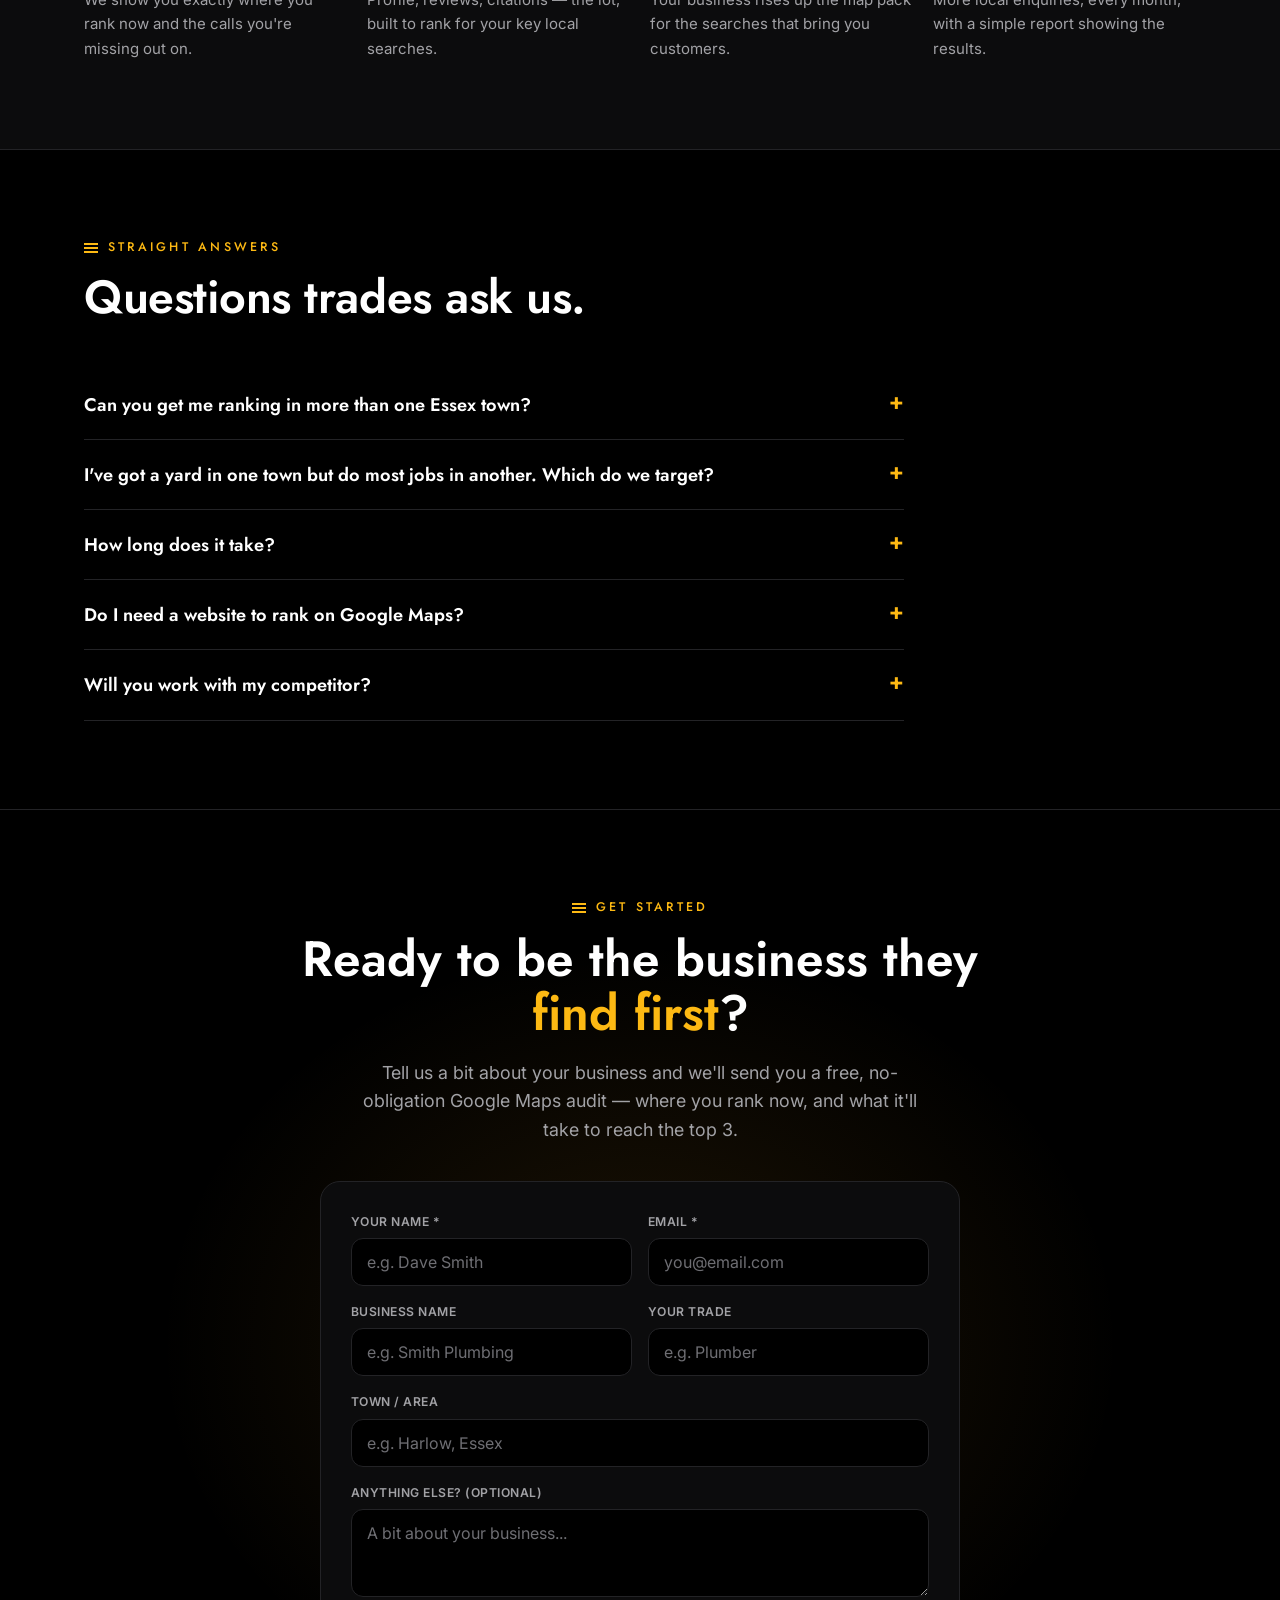
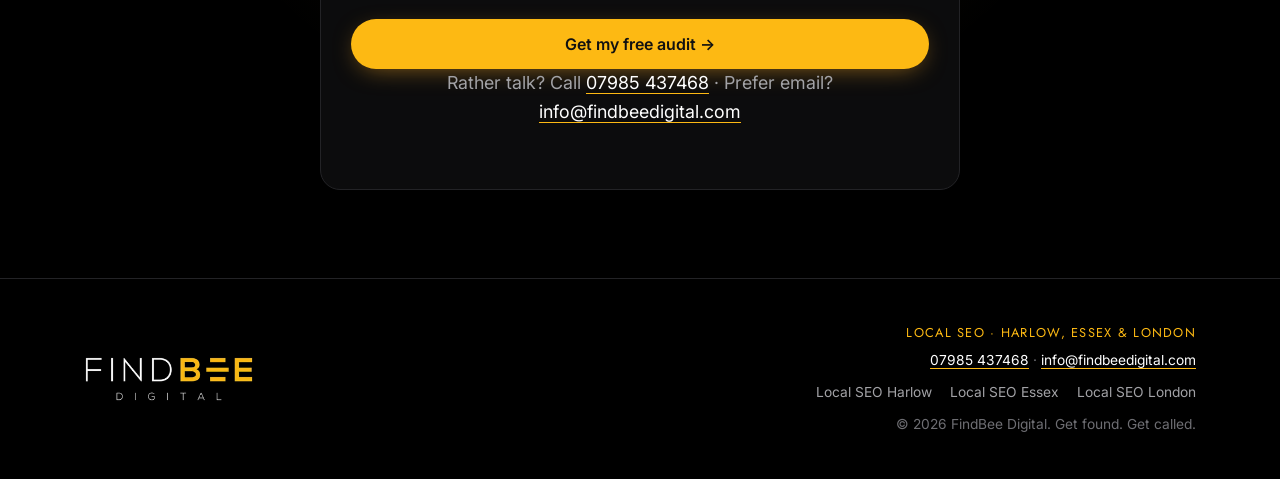
<file: local-seo-essex/index.html>
<!DOCTYPE html>
<html lang="en-GB">
<head>
<meta charset="UTF-8">
<meta name="viewport" content="width=device-width, initial-scale=1.0">
<title>Local SEO Essex | Google Maps for Essex Trades | FindBee Digital</title>
<meta name="description" content="Local SEO for Essex tradespeople — Chelmsford, Epping, Brentwood, Colchester and more. We get trades into the Google Maps top 3, town by town. Free audit.">
<link rel="canonical" href="https://findbeedigital.com/local-seo-essex/">
<meta property="og:type" content="website">
<meta property="og:site_name" content="FindBee Digital">
<meta property="og:title" content="Local SEO Essex | Google Maps for Essex Trades | FindBee Digital">
<meta property="og:description" content="Local SEO for Essex tradespeople — Chelmsford, Epping, Brentwood, Colchester and more. We get trades into the Google Maps top 3, town by town. Free audit.">
<meta property="og:url" content="https://findbeedigital.com/local-seo-essex/">
<meta property="og:image" content="https://findbeedigital.com/img/og.jpg">
<meta property="og:locale" content="en_GB">
<meta name="twitter:card" content="summary_large_image">
<link rel="icon" type="image/png" href="/img/logo.png">
<link rel="preconnect" href="https://fonts.googleapis.com">
<link rel="preconnect" href="https://fonts.gstatic.com" crossorigin>
<link href="https://fonts.googleapis.com/css2?family=Jost:wght@300;400;500;600;700&family=Inter:wght@400;500;600&display=swap" rel="stylesheet">
<link rel="stylesheet" href="/css/site.css">
<script type="application/ld+json">
{
  "@context": "https://schema.org",
  "@type": "Service",
  "name": "Local SEO and Google Maps marketing in Essex",
  "serviceType": "Local SEO",
  "url": "https://findbeedigital.com/local-seo-essex/",
  "provider": {
    "@id": "https://findbeedigital.com/#business",
    "@type": "ProfessionalService",
    "name": "FindBee Digital",
    "telephone": "+447985437468",
    "url": "https://findbeedigital.com/"
  },
  "areaServed": {
    "@type": "AdministrativeArea",
    "name": "Essex"
  },
  "audience": {
    "@type": "BusinessAudience",
    "audienceType": "Tradespeople and local service businesses"
  }
}
</script>
<script type="application/ld+json">
{
  "@context": "https://schema.org",
  "@type": "BreadcrumbList",
  "itemListElement": [
    {
      "@type": "ListItem",
      "position": 1,
      "name": "Home",
      "item": "https://findbeedigital.com/"
    },
    {
      "@type": "ListItem",
      "position": 2,
      "name": "Local SEO Essex",
      "item": "https://findbeedigital.com/local-seo-essex/"
    }
  ]
}
</script>
</head>
<body>

<header id="hdr">
  <div class="wrap nav">
    <a href="/" class="logo-link" aria-label="FindBee Digital home"><img class="nav-logo" src="/img/logo.webp" alt="FindBee Digital" width="400" height="64"></a>
    <nav class="nav-links" id="navlinks">
      <a href="/#what">What we do</a>
      <a href="/#areas" class="active">Areas</a>
      <a href="/#how">How it works</a>
      <a href="tel:+447985437468" class="nav-tel">07985 437468</a>
      <a href="#contact" class="btn btn-gold">Free audit</a>
    </nav>
    <button class="nav-toggle" id="navToggle" aria-label="Menu">&#9776;</button>
  </div>
</header>
<a id="top"></a>

<section class="hero">
  <div class="wrap hero-grid">
    <div>
      <div class="crumbs"><a href="/">Home</a> &rsaquo; Local SEO Essex</div>
      <div class="eyebrow"><span class="bars"><i></i><i></i><i></i></span> Local SEO &middot; Essex</div>
      <h1>Local SEO for <span class="hl">Essex</span> tradespeople.</h1>
      <p class="lead">From Epping to Chelmsford to Colchester, we get Essex trades into the Google Maps top 3 for the towns they actually work in &mdash; one trade per town.</p>
      <div class="hero-cta">
        <a href="#contact" class="btn btn-gold">Get your free Essex audit &rarr;</a>
        <a href="tel:+447985437468" class="btn btn-ghost">Call 07985 437468</a>
      </div>
    </div>
    <div>
      <img class="hero-img" src="/img/hero.webp" alt="Phone showing a Essex trade business at number one in the Google Maps top 3" width="800" height="975" fetchpriority="high">
    </div>
  </div>
</section>

<section class="sec">
  <div class="wrap two-col">
    <div class="prose reveal">
      <div class="kick"><span class="bars"><i></i><i></i><i></i></span> How the map works in Essex</div>
      <h2 class="title">Essex isn't one market. It's dozens.</h2>
      <p>Nobody searches &ldquo;electrician Essex&rdquo;. They search &ldquo;electrician Chelmsford&rdquo;, or just &ldquo;electrician near me&rdquo; from their kitchen in Brentwood. Each town has its own map pack, with its own three winners.</p><p>Google ranks your profile strongest <strong>around where your business is based</strong>, then weaker the further out you go. So a Chelmsford trade can win Chelmsford and the villages around it, but won't take the Colchester map pack just by listing Colchester as a service area.</p><p>That's how we work across Essex: we focus your profile on your base town and its neighbours, where you can genuinely win, and use your website to pick up searches from the wider area. It's not as flashy as promising the whole county, but it's what gets the phone ringing.</p>
    </div>
    <div class="note reveal"><h3>Honest about the map</h3><p>If an agency promises you'll rank across the whole of Essex from one address, be wary. The map pack doesn't work like that, and the only way to fake it is with fake addresses &mdash; which gets profiles suspended.</p><p>We'll tell you in your free audit which towns you can realistically win.</p></div>
  </div>
</section>

<section class="sec" style="background:var(--panel)">
  <div class="wrap">
    <div class="sec-head reveal">
      <div class="kick"><span class="bars"><i></i><i></i><i></i></span> Where we work</div>
      <h2 class="title">Essex areas and the trades we help.</h2>
    </div>
    <div class="reveal"><div class="chips-label">Essex towns we cover</div><div class="chips"><a href="/local-seo-harlow/">Harlow</a><span>Epping</span><span>Loughton</span><span>Waltham Abbey</span><span>Chelmsford</span><span>Brentwood</span><span>Billericay</span><span>Basildon</span><span>Wickford</span><span>Colchester</span><span>Braintree</span><span>Witham</span><span>Great Dunmow</span><span>Saffron Walden</span><span>Ongar</span><span>Southend-on-Sea</span><span>Rayleigh</span><span>Grays</span></div><div class="chips-label">Just over the border</div><div class="chips"><span>Bishop's Stortford</span><span>Sawbridgeworth</span><span>Hoddesdon</span><span>Cheshunt</span></div>
    <div class="chips-label">Trades we work with</div><div class="chips"><span>Roofers</span><span>Plumbers</span><span>Electricians</span><span>Builders</span><span>Heating engineers</span><span>Landscapers</span><span>Locksmiths</span><span>Plasterers</span><span>Painters &amp; decorators</span><span>Kitchen fitters</span><span>Cleaners</span><span>Tree surgeons</span></div></div>
  </div>
</section>

<section class="sec" id="what">
  <div class="wrap">
    <div class="sec-head reveal">
      <div class="kick"><span class="bars"><i></i><i></i><i></i></span> What we do</div>
      <h2 class="title">One job. Done properly.</h2>
      <p>Wherever you are in Essex, the work is the same three things done properly: a Google profile set up for your town, genuine reviews coming in, and consistent details everywhere.</p>
    </div>
    <div class="cards">
      <div class="card reveal">
        <div class="ic"><span class="bars"><i></i><i></i><i></i></span></div>
        <h3>Profile optimisation</h3>
        <p>We rebuild your Google Business Profile from the ground up &mdash; the right categories, services, photos and descriptions &mdash; so Google knows exactly who to show you to.</p>
      </div>
      <div class="card reveal">
        <div class="ic"><span class="bars"><i></i><i></i><i></i></span></div>
        <h3>Reviews &amp; reputation</h3>
        <p>We build a steady stream of genuine reviews from your real customers and reply to every one &mdash; the biggest thing that lifts your ranking and wins the customer's trust.</p>
      </div>
      <div class="card reveal">
        <div class="ic"><span class="bars"><i></i><i></i><i></i></span></div>
        <h3>Citations &amp; management</h3>
        <p>We get your details consistent across the web and keep your profile active month after month &mdash; because a maintained profile keeps climbing, a neglected one slips.</p>
      </div>
    </div>
  </div>
</section>


<section class="sec" id="how" style="background:var(--panel)">
  <div class="wrap">
    <div class="sec-head reveal">
      <div class="kick"><span class="bars"><i></i><i></i><i></i></span> How it works</div>
      <h2 class="title">From invisible to top 3.</h2>
    </div>
    <div class="steps">
      <div class="step reveal"><div class="n">1</div><h3>Free audit</h3><p>We show you exactly where you rank now and the calls you're missing out on.</p></div>
      <div class="step reveal"><div class="n">2</div><h3>We optimise</h3><p>Profile, reviews, citations &mdash; the lot, built to rank for your key local searches.</p></div>
      <div class="step reveal"><div class="n">3</div><h3>You climb</h3><p>Your business rises up the map pack for the searches that bring you customers.</p></div>
      <div class="step reveal"><div class="n">4</div><h3>Calls come in</h3><p>More local enquiries, every month, with a simple report showing the results.</p></div>
    </div>
  </div>
</section>


<section class="sec" id="faq">
  <div class="wrap">
    <div class="sec-head reveal">
      <div class="kick"><span class="bars"><i></i><i></i><i></i></span> Straight answers</div>
      <h2 class="title">Questions trades ask us.</h2>
    </div>
    <div class="faq reveal">
<details><summary>Can you get me ranking in more than one Essex town?</summary><p>In the map pack, you'll rank strongest in and around your base town, and we'll push that as far as it'll genuinely go. For towns further away, we build pages on your website so you can show up in the normal search results there too.</p></details>
<details><summary>I've got a yard in one town but do most jobs in another. Which do we target?</summary><p>Your profile has to use your real address, so the map pack will favour the town you're based in. We'll look at where your best jobs come from and set up your profile and website to give you the strongest chance in both.</p></details>
<details><summary>How long does it take?</summary><p>Quieter towns can move within weeks; busier ones like Chelmsford take longer. You'll get a straight answer for your trade and town in the free audit, and our 90-day guarantee covers one main search we agree up front.</p></details>
<details><summary>Do I need a website to rank on Google Maps?</summary><p>Not to appear &mdash; plenty of trades rank with just a Google Business Profile. But a fast, simple website that names the towns you work in helps you climb higher and turns more searches into calls. If you need one, we can build it.</p></details>
<details><summary>Will you work with my competitor?</summary><p>No. We take on one business per trade, per town. If you're our roofer in a town, we won't take on another roofer there.</p></details>
    </div>
  </div>
</section>


<section class="sec cta" id="contact">
  <div class="wrap">
    <div class="reveal">
      <div class="kick" style="justify-content:center"><span class="bars"><i></i><i></i><i></i></span> Get started</div>
      <h2>Ready to be the business they <span class="hl">find first</span>?</h2>
      <p>Tell us a bit about your business and we&#39;ll send you a free, no-obligation Google Maps audit &mdash; where you rank now, and what it&#39;ll take to reach the top 3.</p>
    </div>
    <form name="audit" method="POST" data-netlify="true" netlify-honeypot="bot-field" class="audit-form reveal">
      <input type="hidden" name="form-name" value="audit">
      <p class="hp"><label>Leave this empty: <input name="bot-field"></label></p>
      <div class="fgrid">
        <div class="field"><label for="f-name">Your name *</label><input id="f-name" type="text" name="name" required placeholder="e.g. Dave Smith"></div>
        <div class="field"><label for="f-email">Email *</label><input id="f-email" type="email" name="email" required placeholder="you@email.com"></div>
        <div class="field"><label for="f-biz">Business name</label><input id="f-biz" type="text" name="business" placeholder="e.g. Smith Plumbing"></div>
        <div class="field"><label for="f-trade">Your trade</label><input id="f-trade" type="text" name="trade" placeholder="e.g. Plumber"></div>
        <div class="field field-full"><label for="f-town">Town / area</label><input id="f-town" type="text" name="town" placeholder="e.g. Harlow, Essex"></div>
        <div class="field field-full"><label for="f-msg">Anything else? (optional)</label><textarea id="f-msg" name="message" rows="3" placeholder="A bit about your business..."></textarea></div>
      </div>
      <button type="submit" class="btn btn-gold form-submit">Get my free audit &rarr;</button>
      <p class="form-alt">Rather talk? Call <a href="tel:+447985437468">07985 437468</a> &middot; Prefer email? <a href="mailto:info@findbeedigital.com?subject=Free%20Google%20Maps%20Audit">info@findbeedigital.com</a></p>
    </form>
  </div>
</section>

<footer>
  <div class="wrap foot">
    <a href="/" aria-label="FindBee Digital home"><img class="foot-logo" src="/img/logo-footer.webp" alt="FindBee Digital" width="300" height="81"></a>
    <div class="meta">
      <div class="area">Local SEO &middot; Harlow, Essex &amp; London</div>
      <div class="foot-tel" style="margin-top:6px"><a href="tel:+447985437468">07985 437468</a> &middot; <a href="mailto:info@findbeedigital.com">info@findbeedigital.com</a></div>
      <div class="foot-links"><a href="/local-seo-harlow/">Local SEO Harlow</a><a href="/local-seo-essex/">Local SEO Essex</a><a href="/local-seo-london/">Local SEO London</a></div>
      <div style="margin-top:10px">&copy; 2026 FindBee Digital. Get found. Get called.</div>
    </div>
  </div>
</footer>
<script src="/js/site.js" defer></script>
</body>
</html>
</file>
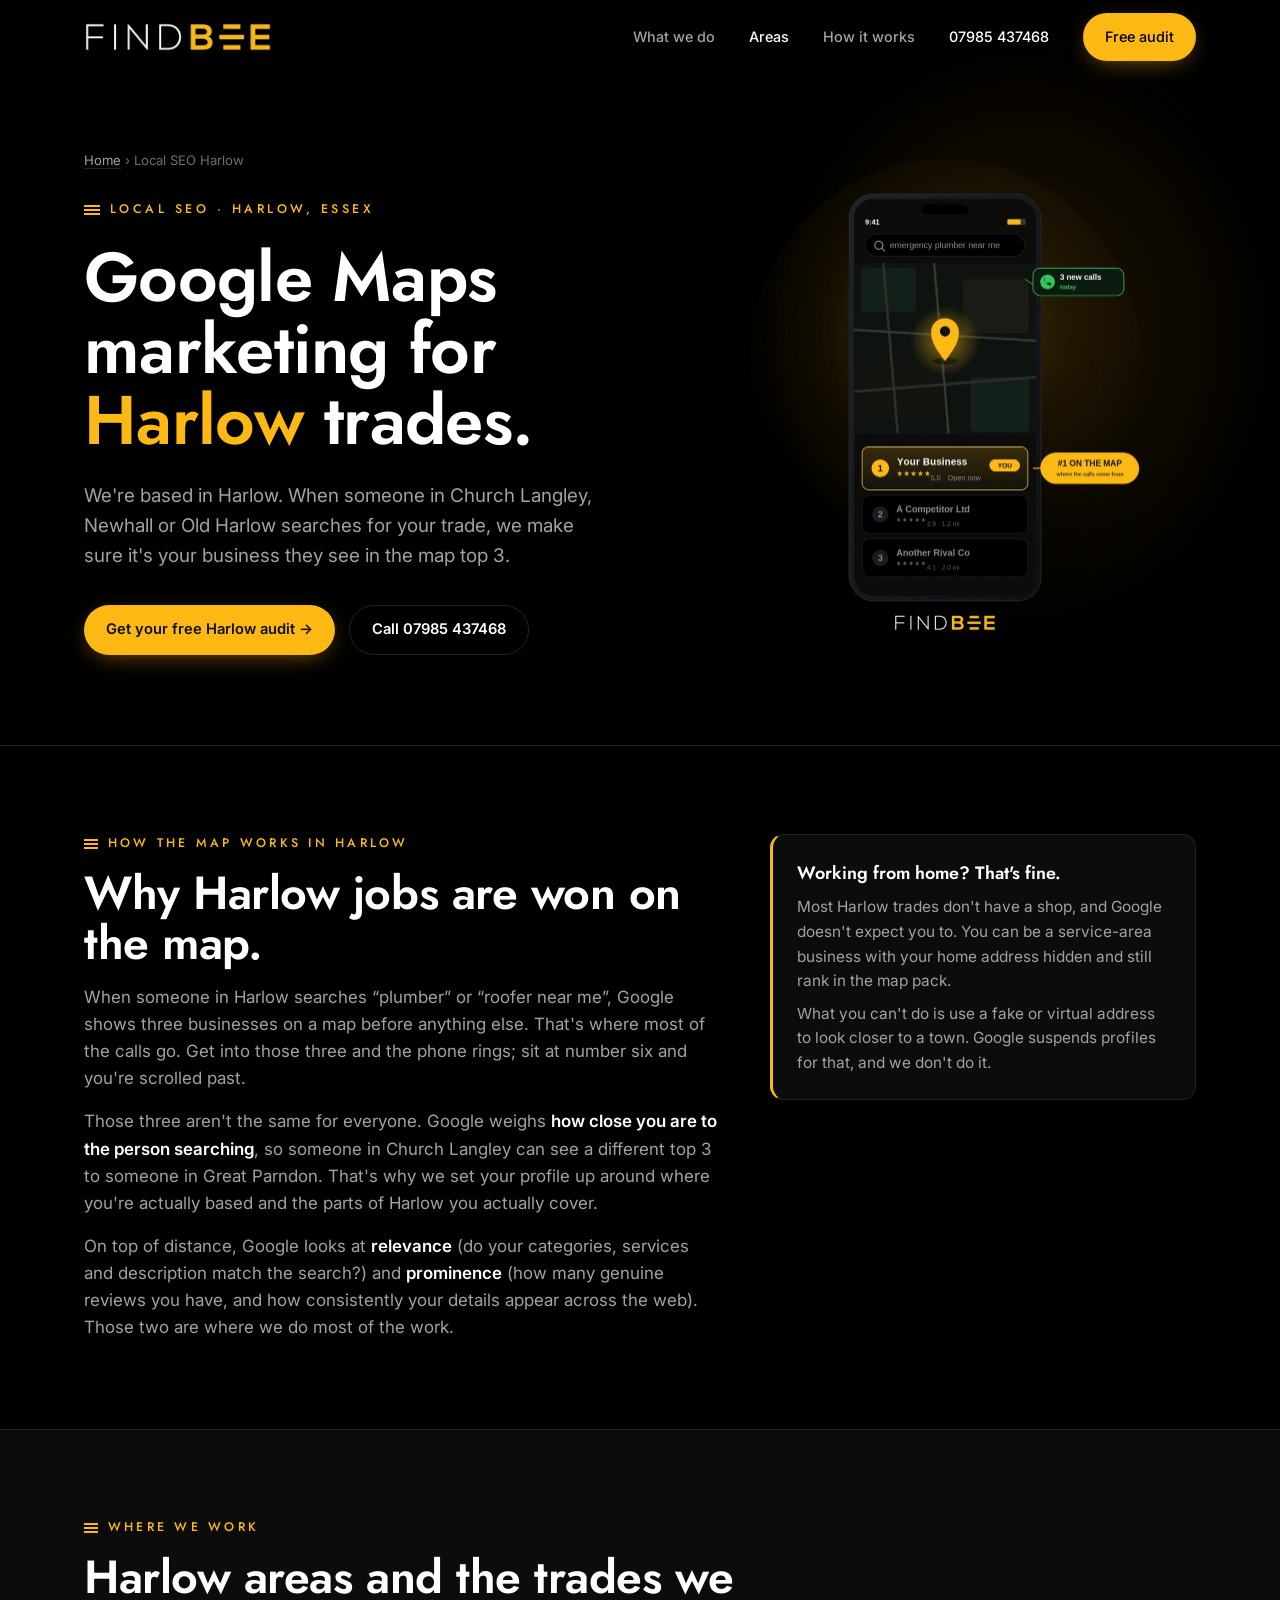
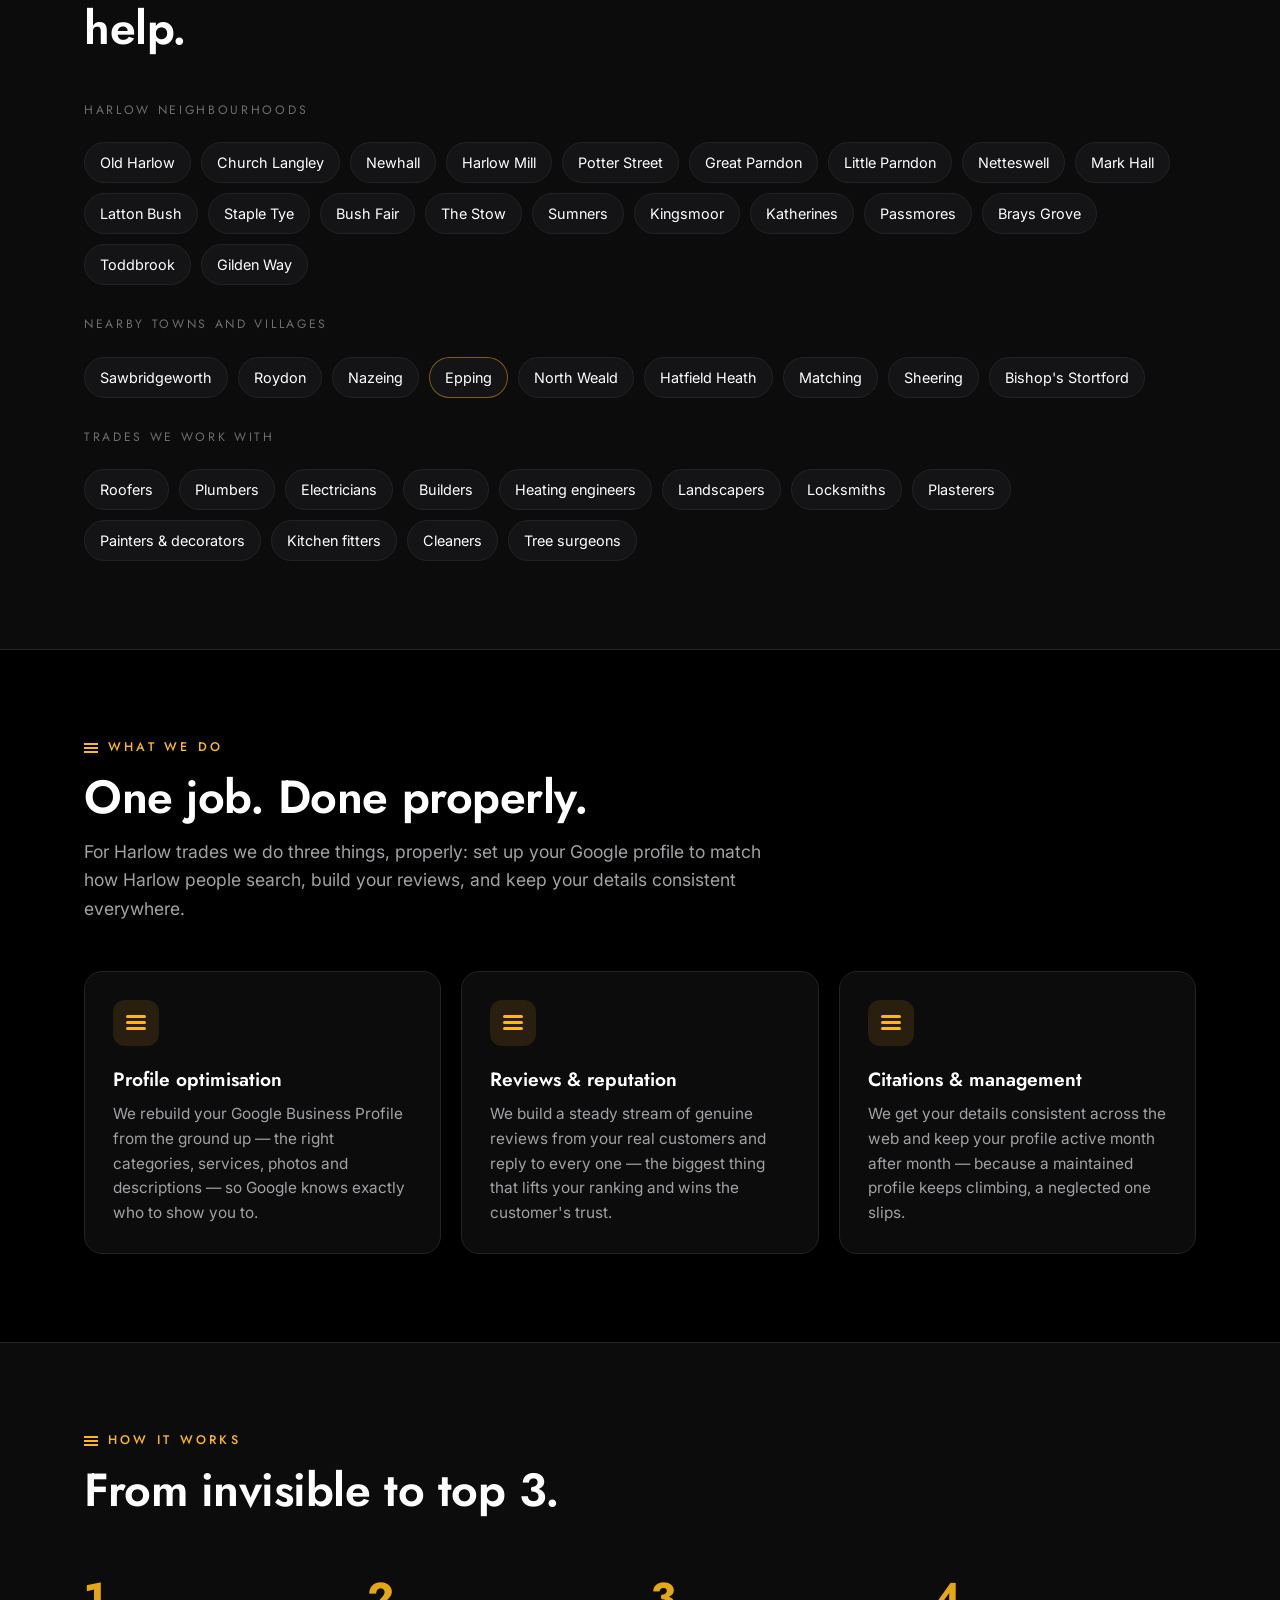
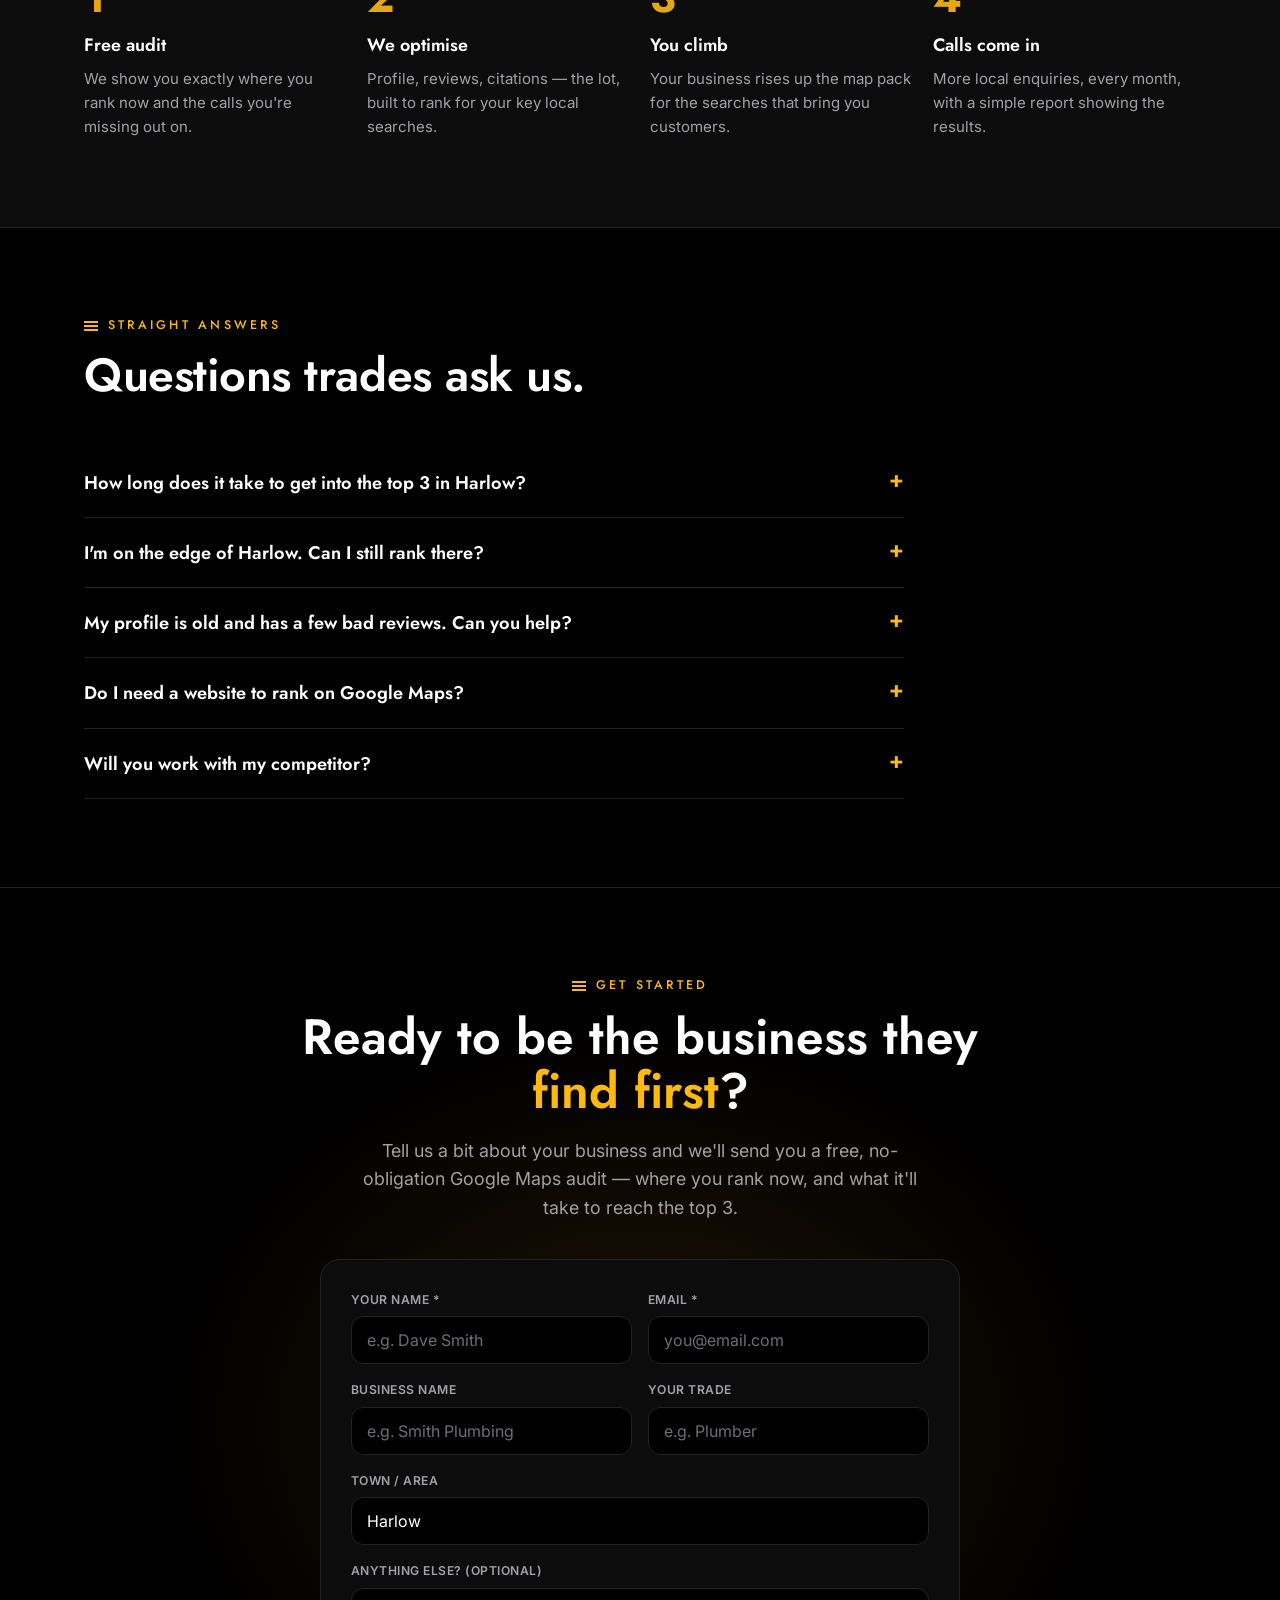
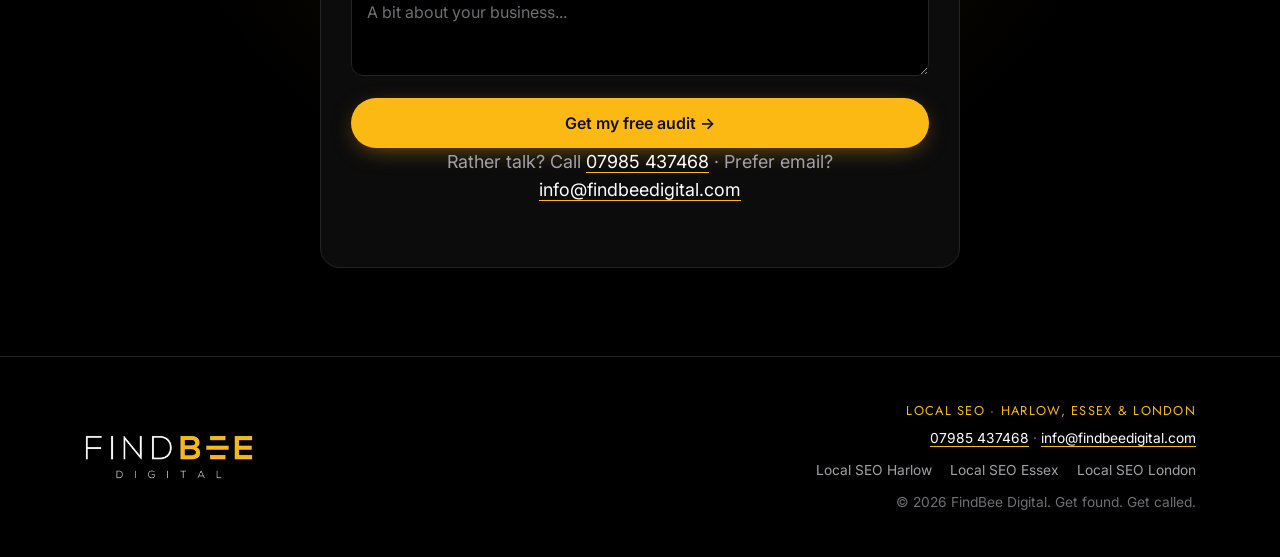
<file: local-seo-harlow/index.html>
<!DOCTYPE html>
<html lang="en-GB">
<head>
<meta charset="UTF-8">
<meta name="viewport" content="width=device-width, initial-scale=1.0">
<title>Local SEO Harlow | Google Maps for Harlow Trades | FindBee Digital</title>
<meta name="description" content="Harlow-based local SEO for tradespeople. We get Harlow roofers, plumbers, electricians and builders into the Google Maps top 3. Free audit.">
<link rel="canonical" href="https://findbeedigital.com/local-seo-harlow/">
<meta property="og:type" content="website">
<meta property="og:site_name" content="FindBee Digital">
<meta property="og:title" content="Local SEO Harlow | Google Maps for Harlow Trades | FindBee Digital">
<meta property="og:description" content="Harlow-based local SEO for tradespeople. We get Harlow roofers, plumbers, electricians and builders into the Google Maps top 3. Free audit.">
<meta property="og:url" content="https://findbeedigital.com/local-seo-harlow/">
<meta property="og:image" content="https://findbeedigital.com/img/og.jpg">
<meta property="og:locale" content="en_GB">
<meta name="twitter:card" content="summary_large_image">
<link rel="icon" type="image/png" href="/img/logo.png">
<link rel="preconnect" href="https://fonts.googleapis.com">
<link rel="preconnect" href="https://fonts.gstatic.com" crossorigin>
<link href="https://fonts.googleapis.com/css2?family=Jost:wght@300;400;500;600;700&family=Inter:wght@400;500;600&display=swap" rel="stylesheet">
<link rel="stylesheet" href="/css/site.css">
<script type="application/ld+json">
{
  "@context": "https://schema.org",
  "@type": "Service",
  "name": "Local SEO and Google Maps marketing in Harlow",
  "serviceType": "Local SEO",
  "url": "https://findbeedigital.com/local-seo-harlow/",
  "provider": {
    "@id": "https://findbeedigital.com/#business",
    "@type": "ProfessionalService",
    "name": "FindBee Digital",
    "telephone": "+447985437468",
    "url": "https://findbeedigital.com/"
  },
  "areaServed": {
    "@type": "City",
    "name": "Harlow"
  },
  "audience": {
    "@type": "BusinessAudience",
    "audienceType": "Tradespeople and local service businesses"
  }
}
</script>
<script type="application/ld+json">
{
  "@context": "https://schema.org",
  "@type": "BreadcrumbList",
  "itemListElement": [
    {
      "@type": "ListItem",
      "position": 1,
      "name": "Home",
      "item": "https://findbeedigital.com/"
    },
    {
      "@type": "ListItem",
      "position": 2,
      "name": "Local SEO Harlow",
      "item": "https://findbeedigital.com/local-seo-harlow/"
    }
  ]
}
</script>
</head>
<body>

<header id="hdr">
  <div class="wrap nav">
    <a href="/" class="logo-link" aria-label="FindBee Digital home"><img class="nav-logo" src="/img/logo.webp" alt="FindBee Digital" width="400" height="64"></a>
    <nav class="nav-links" id="navlinks">
      <a href="/#what">What we do</a>
      <a href="/#areas" class="active">Areas</a>
      <a href="/#how">How it works</a>
      <a href="tel:+447985437468" class="nav-tel">07985 437468</a>
      <a href="#contact" class="btn btn-gold">Free audit</a>
    </nav>
    <button class="nav-toggle" id="navToggle" aria-label="Menu">&#9776;</button>
  </div>
</header>
<a id="top"></a>

<section class="hero">
  <div class="wrap hero-grid">
    <div>
      <div class="crumbs"><a href="/">Home</a> &rsaquo; Local SEO Harlow</div>
      <div class="eyebrow"><span class="bars"><i></i><i></i><i></i></span> Local SEO &middot; Harlow, Essex</div>
      <h1>Google Maps marketing for <span class="hl">Harlow</span> trades.</h1>
      <p class="lead">We're based in Harlow. When someone in Church Langley, Newhall or Old Harlow searches for your trade, we make sure it's your business they see in the map top 3.</p>
      <div class="hero-cta">
        <a href="#contact" class="btn btn-gold">Get your free Harlow audit &rarr;</a>
        <a href="tel:+447985437468" class="btn btn-ghost">Call 07985 437468</a>
      </div>
    </div>
    <div>
      <img class="hero-img" src="/img/hero.webp" alt="Phone showing a Harlow trade business at number one in the Google Maps top 3" width="800" height="975" fetchpriority="high">
    </div>
  </div>
</section>

<section class="sec">
  <div class="wrap two-col">
    <div class="prose reveal">
      <div class="kick"><span class="bars"><i></i><i></i><i></i></span> How the map works in Harlow</div>
      <h2 class="title">Why Harlow jobs are won on the map.</h2>
      <p>When someone in Harlow searches &ldquo;plumber&rdquo; or &ldquo;roofer near me&rdquo;, Google shows three businesses on a map before anything else. That's where most of the calls go. Get into those three and the phone rings; sit at number six and you're scrolled past.</p><p>Those three aren't the same for everyone. Google weighs <strong>how close you are to the person searching</strong>, so someone in Church Langley can see a different top 3 to someone in Great Parndon. That's why we set your profile up around where you're actually based and the parts of Harlow you actually cover.</p><p>On top of distance, Google looks at <strong>relevance</strong> (do your categories, services and description match the search?) and <strong>prominence</strong> (how many genuine reviews you have, and how consistently your details appear across the web). Those two are where we do most of the work.</p>
    </div>
    <div class="note reveal"><h3>Working from home? That's fine.</h3><p>Most Harlow trades don't have a shop, and Google doesn't expect you to. You can be a service-area business with your home address hidden and still rank in the map pack.</p><p>What you can't do is use a fake or virtual address to look closer to a town. Google suspends profiles for that, and we don't do it.</p></div>
  </div>
</section>

<section class="sec" style="background:var(--panel)">
  <div class="wrap">
    <div class="sec-head reveal">
      <div class="kick"><span class="bars"><i></i><i></i><i></i></span> Where we work</div>
      <h2 class="title">Harlow areas and the trades we help.</h2>
    </div>
    <div class="reveal"><div class="chips-label">Harlow neighbourhoods</div><div class="chips"><span>Old Harlow</span><span>Church Langley</span><span>Newhall</span><span>Harlow Mill</span><span>Potter Street</span><span>Great Parndon</span><span>Little Parndon</span><span>Netteswell</span><span>Mark Hall</span><span>Latton Bush</span><span>Staple Tye</span><span>Bush Fair</span><span>The Stow</span><span>Sumners</span><span>Kingsmoor</span><span>Katherines</span><span>Passmores</span><span>Brays Grove</span><span>Toddbrook</span><span>Gilden Way</span></div><div class="chips-label">Nearby towns and villages</div><div class="chips"><span>Sawbridgeworth</span><span>Roydon</span><span>Nazeing</span><a href="/local-seo-essex/">Epping</a><span>North Weald</span><span>Hatfield Heath</span><span>Matching</span><span>Sheering</span><span>Bishop's Stortford</span></div>
    <div class="chips-label">Trades we work with</div><div class="chips"><span>Roofers</span><span>Plumbers</span><span>Electricians</span><span>Builders</span><span>Heating engineers</span><span>Landscapers</span><span>Locksmiths</span><span>Plasterers</span><span>Painters &amp; decorators</span><span>Kitchen fitters</span><span>Cleaners</span><span>Tree surgeons</span></div></div>
  </div>
</section>

<section class="sec" id="what">
  <div class="wrap">
    <div class="sec-head reveal">
      <div class="kick"><span class="bars"><i></i><i></i><i></i></span> What we do</div>
      <h2 class="title">One job. Done properly.</h2>
      <p>For Harlow trades we do three things, properly: set up your Google profile to match how Harlow people search, build your reviews, and keep your details consistent everywhere.</p>
    </div>
    <div class="cards">
      <div class="card reveal">
        <div class="ic"><span class="bars"><i></i><i></i><i></i></span></div>
        <h3>Profile optimisation</h3>
        <p>We rebuild your Google Business Profile from the ground up &mdash; the right categories, services, photos and descriptions &mdash; so Google knows exactly who to show you to.</p>
      </div>
      <div class="card reveal">
        <div class="ic"><span class="bars"><i></i><i></i><i></i></span></div>
        <h3>Reviews &amp; reputation</h3>
        <p>We build a steady stream of genuine reviews from your real customers and reply to every one &mdash; the biggest thing that lifts your ranking and wins the customer's trust.</p>
      </div>
      <div class="card reveal">
        <div class="ic"><span class="bars"><i></i><i></i><i></i></span></div>
        <h3>Citations &amp; management</h3>
        <p>We get your details consistent across the web and keep your profile active month after month &mdash; because a maintained profile keeps climbing, a neglected one slips.</p>
      </div>
    </div>
  </div>
</section>


<section class="sec" id="how" style="background:var(--panel)">
  <div class="wrap">
    <div class="sec-head reveal">
      <div class="kick"><span class="bars"><i></i><i></i><i></i></span> How it works</div>
      <h2 class="title">From invisible to top 3.</h2>
    </div>
    <div class="steps">
      <div class="step reveal"><div class="n">1</div><h3>Free audit</h3><p>We show you exactly where you rank now and the calls you're missing out on.</p></div>
      <div class="step reveal"><div class="n">2</div><h3>We optimise</h3><p>Profile, reviews, citations &mdash; the lot, built to rank for your key local searches.</p></div>
      <div class="step reveal"><div class="n">3</div><h3>You climb</h3><p>Your business rises up the map pack for the searches that bring you customers.</p></div>
      <div class="step reveal"><div class="n">4</div><h3>Calls come in</h3><p>More local enquiries, every month, with a simple report showing the results.</p></div>
    </div>
  </div>
</section>


<section class="sec" id="faq">
  <div class="wrap">
    <div class="sec-head reveal">
      <div class="kick"><span class="bars"><i></i><i></i><i></i></span> Straight answers</div>
      <h2 class="title">Questions trades ask us.</h2>
    </div>
    <div class="faq reveal">
<details><summary>How long does it take to get into the top 3 in Harlow?</summary><p>It depends on your trade and how strong the competition is. A Harlow trade with a well-set-up profile and a steady flow of reviews can usually see real movement within a few weeks, with the bigger gains over the first few months. That's why our guarantee is 90 days, for one main search we agree with you up front.</p></details>
<details><summary>I'm on the edge of Harlow. Can I still rank there?</summary><p>Usually, yes. Google ranks you strongest around where your business is based, so if you're in Sawbridgeworth or Roydon you can still show up for much of Harlow. We'll check where you appear now in the free audit and tell you honestly what's realistic.</p></details>
<details><summary>My profile is old and has a few bad reviews. Can you help?</summary><p>Yes. Bad reviews can't be deleted, but ones that break Google's rules can be reported, and the rest get pushed down by a steady flow of genuine new ones. We also go carefully with older profiles &mdash; big changes made all at once can trigger re-verification.</p></details>
<details><summary>Do I need a website to rank on Google Maps?</summary><p>Not to appear &mdash; plenty of trades rank with just a Google Business Profile. But a fast, simple website that names the towns you work in helps you climb higher and turns more searches into calls. If you need one, we can build it.</p></details>
<details><summary>Will you work with my competitor?</summary><p>No. We take on one business per trade, per town. If you're our roofer in a town, we won't take on another roofer there.</p></details>
    </div>
  </div>
</section>


<section class="sec cta" id="contact">
  <div class="wrap">
    <div class="reveal">
      <div class="kick" style="justify-content:center"><span class="bars"><i></i><i></i><i></i></span> Get started</div>
      <h2>Ready to be the business they <span class="hl">find first</span>?</h2>
      <p>Tell us a bit about your business and we&#39;ll send you a free, no-obligation Google Maps audit &mdash; where you rank now, and what it&#39;ll take to reach the top 3.</p>
    </div>
    <form name="audit" method="POST" data-netlify="true" netlify-honeypot="bot-field" class="audit-form reveal">
      <input type="hidden" name="form-name" value="audit">
      <p class="hp"><label>Leave this empty: <input name="bot-field"></label></p>
      <div class="fgrid">
        <div class="field"><label for="f-name">Your name *</label><input id="f-name" type="text" name="name" required placeholder="e.g. Dave Smith"></div>
        <div class="field"><label for="f-email">Email *</label><input id="f-email" type="email" name="email" required placeholder="you@email.com"></div>
        <div class="field"><label for="f-biz">Business name</label><input id="f-biz" type="text" name="business" placeholder="e.g. Smith Plumbing"></div>
        <div class="field"><label for="f-trade">Your trade</label><input id="f-trade" type="text" name="trade" placeholder="e.g. Plumber"></div>
        <div class="field field-full"><label for="f-town">Town / area</label><input id="f-town" type="text" name="town" value="Harlow" placeholder="e.g. Harlow, Essex"></div>
        <div class="field field-full"><label for="f-msg">Anything else? (optional)</label><textarea id="f-msg" name="message" rows="3" placeholder="A bit about your business..."></textarea></div>
      </div>
      <button type="submit" class="btn btn-gold form-submit">Get my free audit &rarr;</button>
      <p class="form-alt">Rather talk? Call <a href="tel:+447985437468">07985 437468</a> &middot; Prefer email? <a href="mailto:info@findbeedigital.com?subject=Free%20Google%20Maps%20Audit">info@findbeedigital.com</a></p>
    </form>
  </div>
</section>

<footer>
  <div class="wrap foot">
    <a href="/" aria-label="FindBee Digital home"><img class="foot-logo" src="/img/logo-footer.webp" alt="FindBee Digital" width="300" height="81"></a>
    <div class="meta">
      <div class="area">Local SEO &middot; Harlow, Essex &amp; London</div>
      <div class="foot-tel" style="margin-top:6px"><a href="tel:+447985437468">07985 437468</a> &middot; <a href="mailto:info@findbeedigital.com">info@findbeedigital.com</a></div>
      <div class="foot-links"><a href="/local-seo-harlow/">Local SEO Harlow</a><a href="/local-seo-essex/">Local SEO Essex</a><a href="/local-seo-london/">Local SEO London</a></div>
      <div style="margin-top:10px">&copy; 2026 FindBee Digital. Get found. Get called.</div>
    </div>
  </div>
</footer>
<script src="/js/site.js" defer></script>
</body>
</html>
</file>
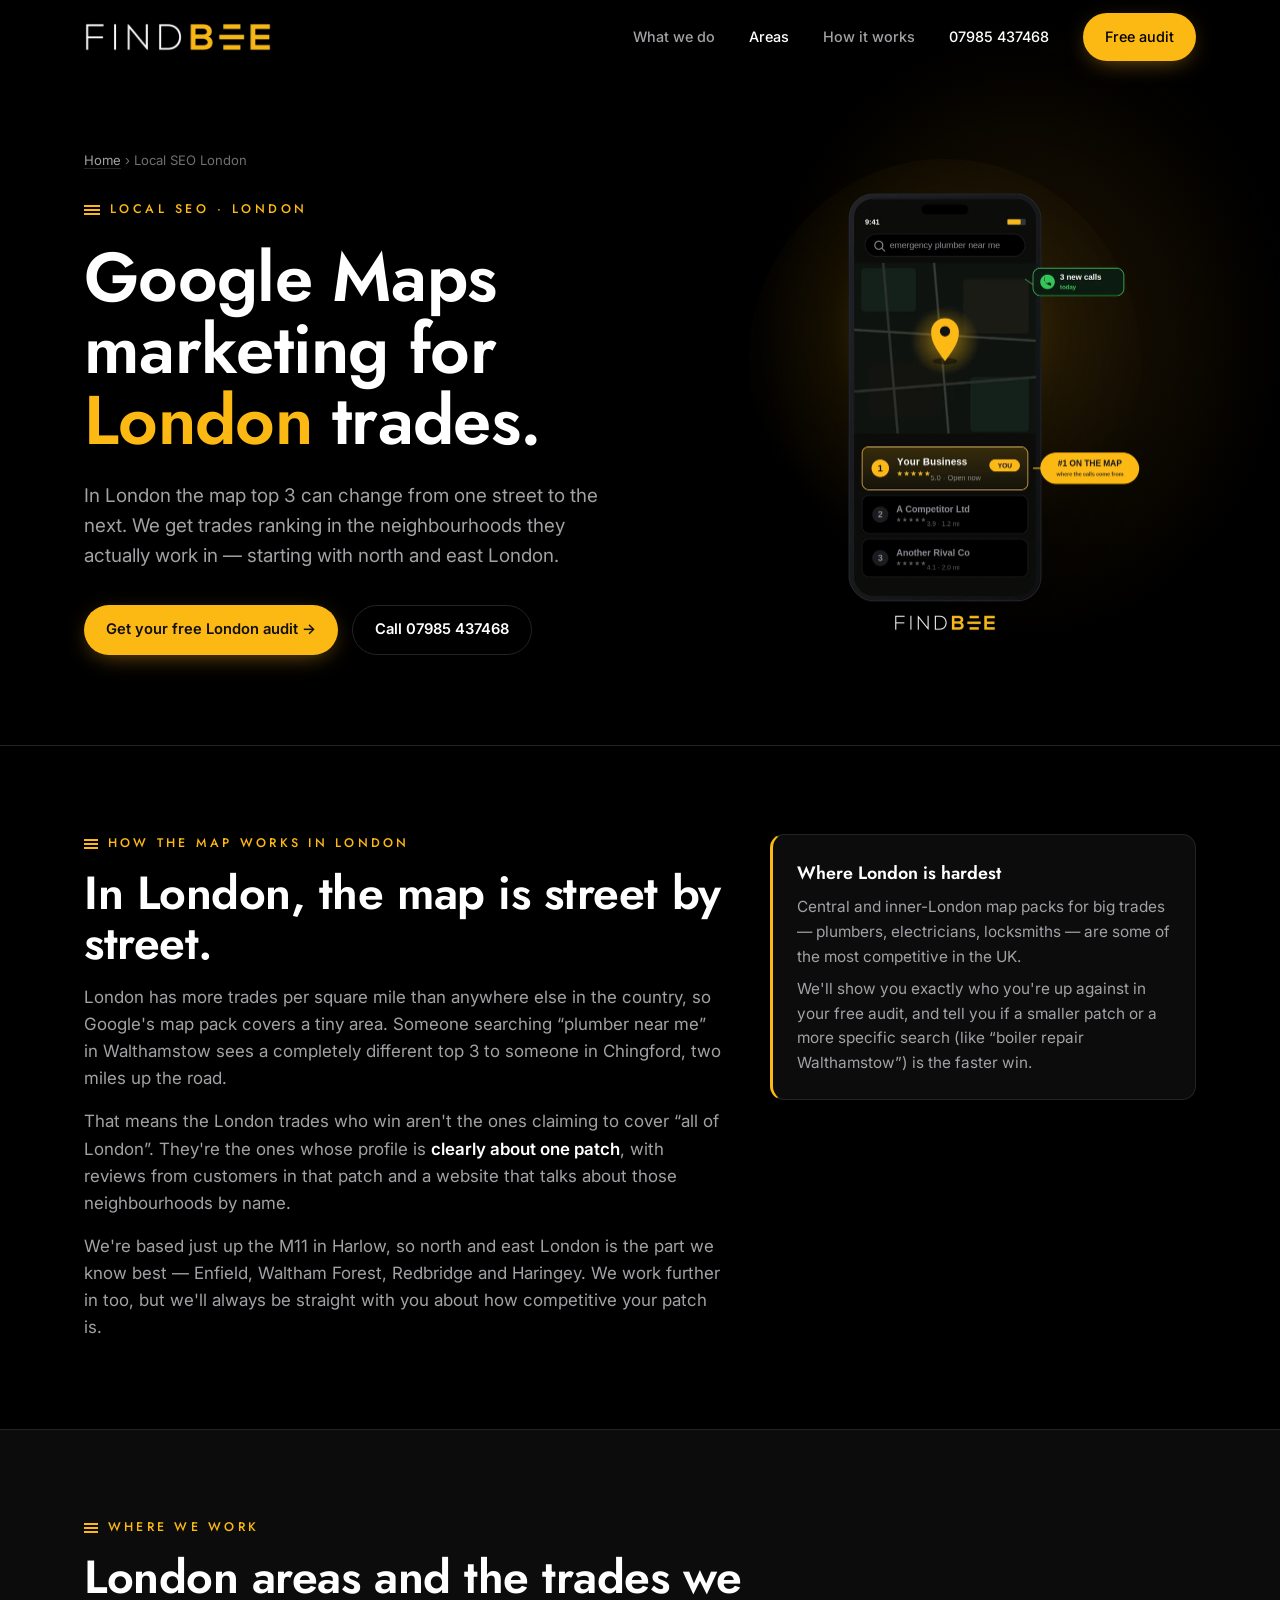
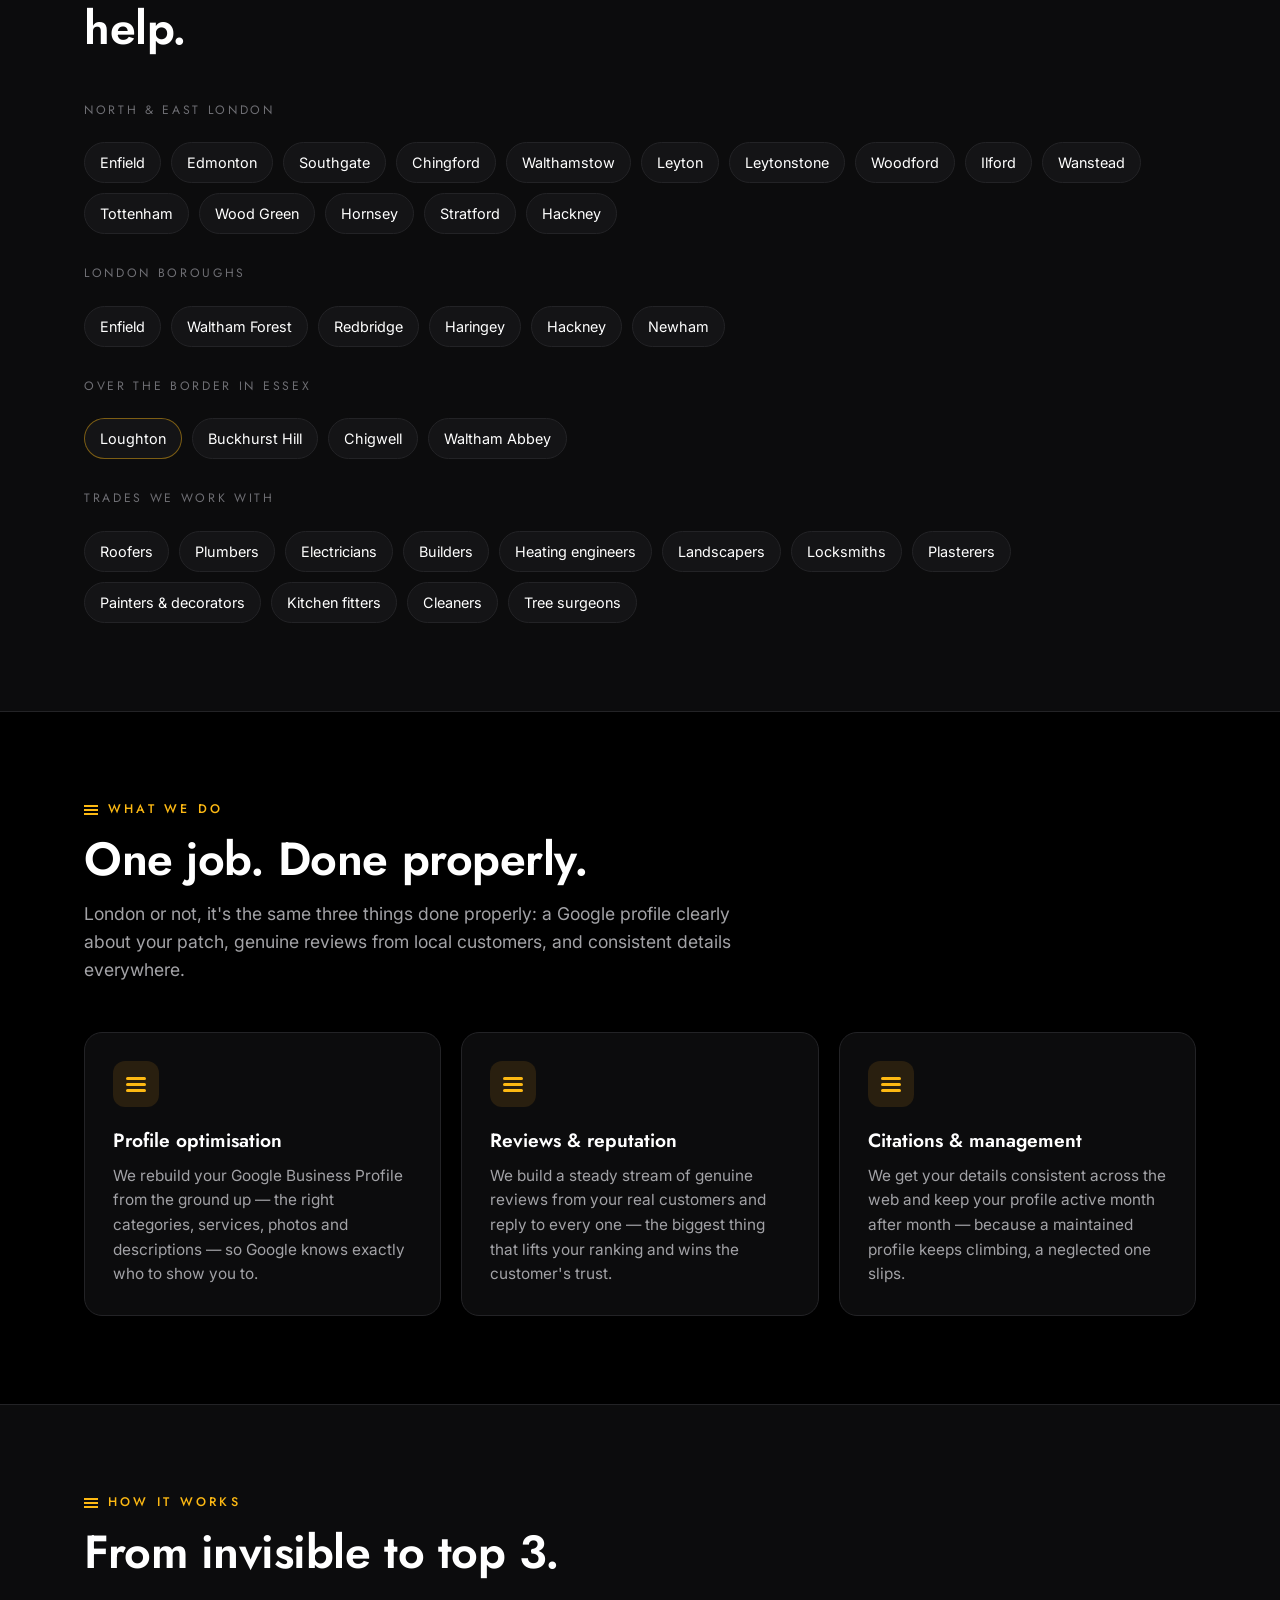
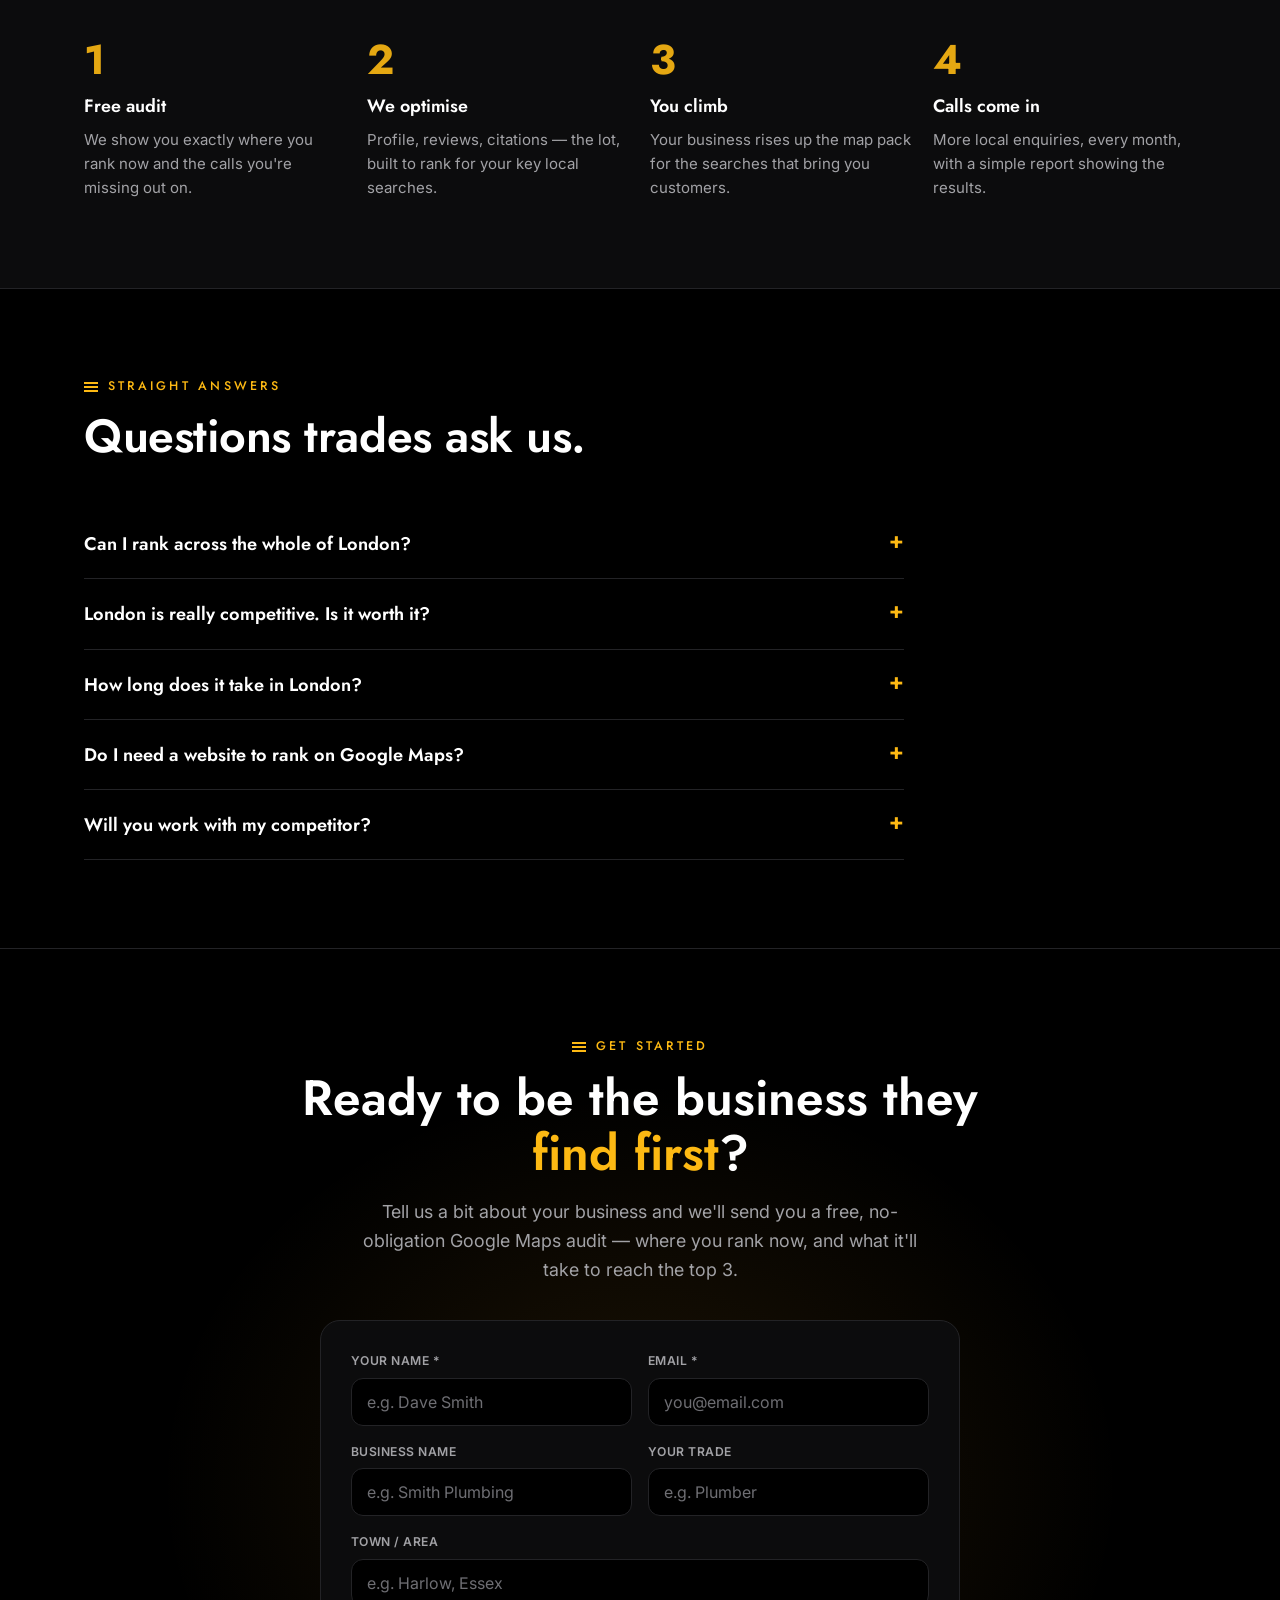
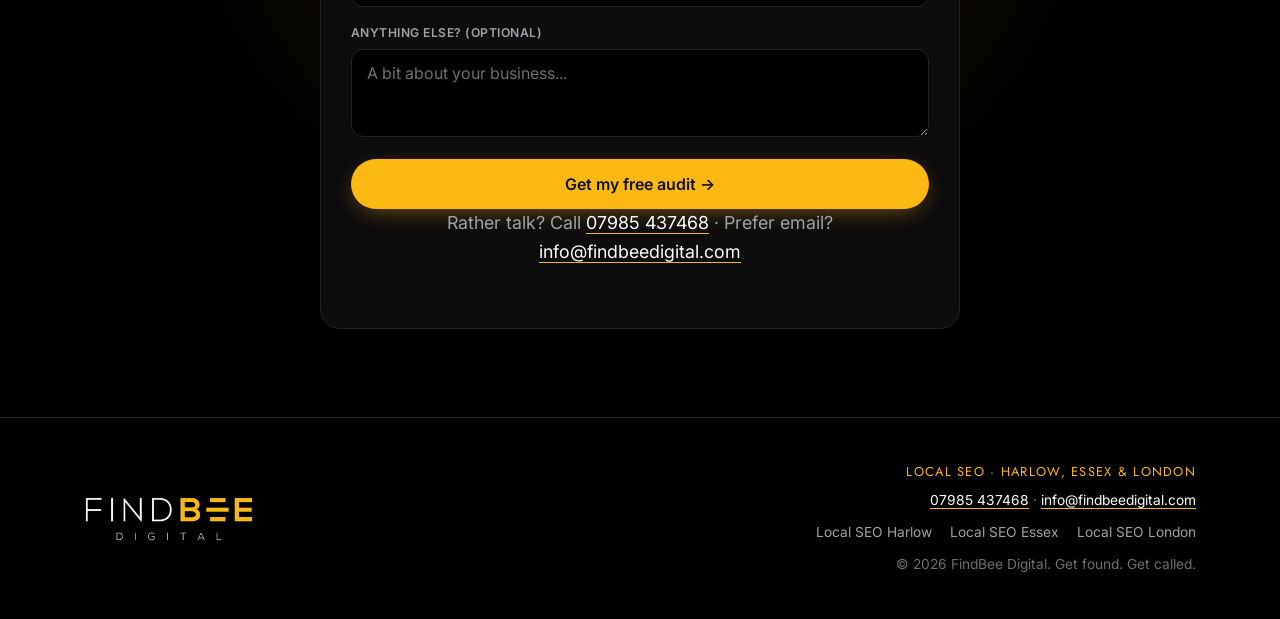
<file: local-seo-london/index.html>
<!DOCTYPE html>
<html lang="en-GB">
<head>
<meta charset="UTF-8">
<meta name="viewport" content="width=device-width, initial-scale=1.0">
<title>Local SEO London | Google Maps for London Trades | FindBee Digital</title>
<meta name="description" content="Google Maps marketing for London tradespeople, starting with north and east London — Enfield, Waltham Forest, Redbridge. Get into the map top 3. Free audit.">
<link rel="canonical" href="https://findbeedigital.com/local-seo-london/">
<meta property="og:type" content="website">
<meta property="og:site_name" content="FindBee Digital">
<meta property="og:title" content="Local SEO London | Google Maps for London Trades | FindBee Digital">
<meta property="og:description" content="Google Maps marketing for London tradespeople, starting with north and east London — Enfield, Waltham Forest, Redbridge. Get into the map top 3. Free audit.">
<meta property="og:url" content="https://findbeedigital.com/local-seo-london/">
<meta property="og:image" content="https://findbeedigital.com/img/og.jpg">
<meta property="og:locale" content="en_GB">
<meta name="twitter:card" content="summary_large_image">
<link rel="icon" type="image/png" href="/img/logo.png">
<link rel="preconnect" href="https://fonts.googleapis.com">
<link rel="preconnect" href="https://fonts.gstatic.com" crossorigin>
<link href="https://fonts.googleapis.com/css2?family=Jost:wght@300;400;500;600;700&family=Inter:wght@400;500;600&display=swap" rel="stylesheet">
<link rel="stylesheet" href="/css/site.css">
<script type="application/ld+json">
{
  "@context": "https://schema.org",
  "@type": "Service",
  "name": "Local SEO and Google Maps marketing in London",
  "serviceType": "Local SEO",
  "url": "https://findbeedigital.com/local-seo-london/",
  "provider": {
    "@id": "https://findbeedigital.com/#business",
    "@type": "ProfessionalService",
    "name": "FindBee Digital",
    "telephone": "+447985437468",
    "url": "https://findbeedigital.com/"
  },
  "areaServed": {
    "@type": "City",
    "name": "London"
  },
  "audience": {
    "@type": "BusinessAudience",
    "audienceType": "Tradespeople and local service businesses"
  }
}
</script>
<script type="application/ld+json">
{
  "@context": "https://schema.org",
  "@type": "BreadcrumbList",
  "itemListElement": [
    {
      "@type": "ListItem",
      "position": 1,
      "name": "Home",
      "item": "https://findbeedigital.com/"
    },
    {
      "@type": "ListItem",
      "position": 2,
      "name": "Local SEO London",
      "item": "https://findbeedigital.com/local-seo-london/"
    }
  ]
}
</script>
</head>
<body>

<header id="hdr">
  <div class="wrap nav">
    <a href="/" class="logo-link" aria-label="FindBee Digital home"><img class="nav-logo" src="/img/logo.webp" alt="FindBee Digital" width="400" height="64"></a>
    <nav class="nav-links" id="navlinks">
      <a href="/#what">What we do</a>
      <a href="/#areas" class="active">Areas</a>
      <a href="/#how">How it works</a>
      <a href="tel:+447985437468" class="nav-tel">07985 437468</a>
      <a href="#contact" class="btn btn-gold">Free audit</a>
    </nav>
    <button class="nav-toggle" id="navToggle" aria-label="Menu">&#9776;</button>
  </div>
</header>
<a id="top"></a>

<section class="hero">
  <div class="wrap hero-grid">
    <div>
      <div class="crumbs"><a href="/">Home</a> &rsaquo; Local SEO London</div>
      <div class="eyebrow"><span class="bars"><i></i><i></i><i></i></span> Local SEO &middot; London</div>
      <h1>Google Maps marketing for <span class="hl">London</span> trades.</h1>
      <p class="lead">In London the map top 3 can change from one street to the next. We get trades ranking in the neighbourhoods they actually work in &mdash; starting with north and east London.</p>
      <div class="hero-cta">
        <a href="#contact" class="btn btn-gold">Get your free London audit &rarr;</a>
        <a href="tel:+447985437468" class="btn btn-ghost">Call 07985 437468</a>
      </div>
    </div>
    <div>
      <img class="hero-img" src="/img/hero.webp" alt="Phone showing a London trade business at number one in the Google Maps top 3" width="800" height="975" fetchpriority="high">
    </div>
  </div>
</section>

<section class="sec">
  <div class="wrap two-col">
    <div class="prose reveal">
      <div class="kick"><span class="bars"><i></i><i></i><i></i></span> How the map works in London</div>
      <h2 class="title">In London, the map is street by street.</h2>
      <p>London has more trades per square mile than anywhere else in the country, so Google's map pack covers a tiny area. Someone searching &ldquo;plumber near me&rdquo; in Walthamstow sees a completely different top 3 to someone in Chingford, two miles up the road.</p><p>That means the London trades who win aren't the ones claiming to cover &ldquo;all of London&rdquo;. They're the ones whose profile is <strong>clearly about one patch</strong>, with reviews from customers in that patch and a website that talks about those neighbourhoods by name.</p><p>We're based just up the M11 in Harlow, so north and east London is the part we know best &mdash; Enfield, Waltham Forest, Redbridge and Haringey. We work further in too, but we'll always be straight with you about how competitive your patch is.</p>
    </div>
    <div class="note reveal"><h3>Where London is hardest</h3><p>Central and inner-London map packs for big trades &mdash; plumbers, electricians, locksmiths &mdash; are some of the most competitive in the UK.</p><p>We'll show you exactly who you're up against in your free audit, and tell you if a smaller patch or a more specific search (like &ldquo;boiler repair Walthamstow&rdquo;) is the faster win.</p></div>
  </div>
</section>

<section class="sec" style="background:var(--panel)">
  <div class="wrap">
    <div class="sec-head reveal">
      <div class="kick"><span class="bars"><i></i><i></i><i></i></span> Where we work</div>
      <h2 class="title">London areas and the trades we help.</h2>
    </div>
    <div class="reveal"><div class="chips-label">North &amp; east London</div><div class="chips"><span>Enfield</span><span>Edmonton</span><span>Southgate</span><span>Chingford</span><span>Walthamstow</span><span>Leyton</span><span>Leytonstone</span><span>Woodford</span><span>Ilford</span><span>Wanstead</span><span>Tottenham</span><span>Wood Green</span><span>Hornsey</span><span>Stratford</span><span>Hackney</span></div><div class="chips-label">London boroughs</div><div class="chips"><span>Enfield</span><span>Waltham Forest</span><span>Redbridge</span><span>Haringey</span><span>Hackney</span><span>Newham</span></div><div class="chips-label">Over the border in Essex</div><div class="chips"><a href="/local-seo-essex/">Loughton</a><span>Buckhurst Hill</span><span>Chigwell</span><span>Waltham Abbey</span></div>
    <div class="chips-label">Trades we work with</div><div class="chips"><span>Roofers</span><span>Plumbers</span><span>Electricians</span><span>Builders</span><span>Heating engineers</span><span>Landscapers</span><span>Locksmiths</span><span>Plasterers</span><span>Painters &amp; decorators</span><span>Kitchen fitters</span><span>Cleaners</span><span>Tree surgeons</span></div></div>
  </div>
</section>

<section class="sec" id="what">
  <div class="wrap">
    <div class="sec-head reveal">
      <div class="kick"><span class="bars"><i></i><i></i><i></i></span> What we do</div>
      <h2 class="title">One job. Done properly.</h2>
      <p>London or not, it's the same three things done properly: a Google profile clearly about your patch, genuine reviews from local customers, and consistent details everywhere.</p>
    </div>
    <div class="cards">
      <div class="card reveal">
        <div class="ic"><span class="bars"><i></i><i></i><i></i></span></div>
        <h3>Profile optimisation</h3>
        <p>We rebuild your Google Business Profile from the ground up &mdash; the right categories, services, photos and descriptions &mdash; so Google knows exactly who to show you to.</p>
      </div>
      <div class="card reveal">
        <div class="ic"><span class="bars"><i></i><i></i><i></i></span></div>
        <h3>Reviews &amp; reputation</h3>
        <p>We build a steady stream of genuine reviews from your real customers and reply to every one &mdash; the biggest thing that lifts your ranking and wins the customer's trust.</p>
      </div>
      <div class="card reveal">
        <div class="ic"><span class="bars"><i></i><i></i><i></i></span></div>
        <h3>Citations &amp; management</h3>
        <p>We get your details consistent across the web and keep your profile active month after month &mdash; because a maintained profile keeps climbing, a neglected one slips.</p>
      </div>
    </div>
  </div>
</section>


<section class="sec" id="how" style="background:var(--panel)">
  <div class="wrap">
    <div class="sec-head reveal">
      <div class="kick"><span class="bars"><i></i><i></i><i></i></span> How it works</div>
      <h2 class="title">From invisible to top 3.</h2>
    </div>
    <div class="steps">
      <div class="step reveal"><div class="n">1</div><h3>Free audit</h3><p>We show you exactly where you rank now and the calls you're missing out on.</p></div>
      <div class="step reveal"><div class="n">2</div><h3>We optimise</h3><p>Profile, reviews, citations &mdash; the lot, built to rank for your key local searches.</p></div>
      <div class="step reveal"><div class="n">3</div><h3>You climb</h3><p>Your business rises up the map pack for the searches that bring you customers.</p></div>
      <div class="step reveal"><div class="n">4</div><h3>Calls come in</h3><p>More local enquiries, every month, with a simple report showing the results.</p></div>
    </div>
  </div>
</section>


<section class="sec" id="faq">
  <div class="wrap">
    <div class="sec-head reveal">
      <div class="kick"><span class="bars"><i></i><i></i><i></i></span> Straight answers</div>
      <h2 class="title">Questions trades ask us.</h2>
    </div>
    <div class="faq reveal">
<details><summary>Can I rank across the whole of London?</summary><p>Not in the map pack, no &mdash; nobody can from one address. You'll rank strongest around where you're based. We focus your profile there and use your website to pick up searches from the neighbourhoods around it.</p></details>
<details><summary>London is really competitive. Is it worth it?</summary><p>For the right search, yes. Every map-pack call is a customer who found you, not a lead you paid a platform for. We'll pick a search you can realistically win first, then build out from there.</p></details>
<details><summary>How long does it take in London?</summary><p>Longer than in a quieter Essex town, because there's more competition. Expect the first real movement within a few months rather than weeks. Our 90-day guarantee still applies to the one main search we agree with you up front.</p></details>
<details><summary>Do I need a website to rank on Google Maps?</summary><p>Not to appear &mdash; plenty of trades rank with just a Google Business Profile. But a fast, simple website that names the towns you work in helps you climb higher and turns more searches into calls. If you need one, we can build it.</p></details>
<details><summary>Will you work with my competitor?</summary><p>No. We take on one business per trade, per town. If you're our roofer in a town, we won't take on another roofer there.</p></details>
    </div>
  </div>
</section>


<section class="sec cta" id="contact">
  <div class="wrap">
    <div class="reveal">
      <div class="kick" style="justify-content:center"><span class="bars"><i></i><i></i><i></i></span> Get started</div>
      <h2>Ready to be the business they <span class="hl">find first</span>?</h2>
      <p>Tell us a bit about your business and we&#39;ll send you a free, no-obligation Google Maps audit &mdash; where you rank now, and what it&#39;ll take to reach the top 3.</p>
    </div>
    <form name="audit" method="POST" data-netlify="true" netlify-honeypot="bot-field" class="audit-form reveal">
      <input type="hidden" name="form-name" value="audit">
      <p class="hp"><label>Leave this empty: <input name="bot-field"></label></p>
      <div class="fgrid">
        <div class="field"><label for="f-name">Your name *</label><input id="f-name" type="text" name="name" required placeholder="e.g. Dave Smith"></div>
        <div class="field"><label for="f-email">Email *</label><input id="f-email" type="email" name="email" required placeholder="you@email.com"></div>
        <div class="field"><label for="f-biz">Business name</label><input id="f-biz" type="text" name="business" placeholder="e.g. Smith Plumbing"></div>
        <div class="field"><label for="f-trade">Your trade</label><input id="f-trade" type="text" name="trade" placeholder="e.g. Plumber"></div>
        <div class="field field-full"><label for="f-town">Town / area</label><input id="f-town" type="text" name="town" placeholder="e.g. Harlow, Essex"></div>
        <div class="field field-full"><label for="f-msg">Anything else? (optional)</label><textarea id="f-msg" name="message" rows="3" placeholder="A bit about your business..."></textarea></div>
      </div>
      <button type="submit" class="btn btn-gold form-submit">Get my free audit &rarr;</button>
      <p class="form-alt">Rather talk? Call <a href="tel:+447985437468">07985 437468</a> &middot; Prefer email? <a href="mailto:info@findbeedigital.com?subject=Free%20Google%20Maps%20Audit">info@findbeedigital.com</a></p>
    </form>
  </div>
</section>

<footer>
  <div class="wrap foot">
    <a href="/" aria-label="FindBee Digital home"><img class="foot-logo" src="/img/logo-footer.webp" alt="FindBee Digital" width="300" height="81"></a>
    <div class="meta">
      <div class="area">Local SEO &middot; Harlow, Essex &amp; London</div>
      <div class="foot-tel" style="margin-top:6px"><a href="tel:+447985437468">07985 437468</a> &middot; <a href="mailto:info@findbeedigital.com">info@findbeedigital.com</a></div>
      <div class="foot-links"><a href="/local-seo-harlow/">Local SEO Harlow</a><a href="/local-seo-essex/">Local SEO Essex</a><a href="/local-seo-london/">Local SEO London</a></div>
      <div style="margin-top:10px">&copy; 2026 FindBee Digital. Get found. Get called.</div>
    </div>
  </div>
</footer>
<script src="/js/site.js" defer></script>
</body>
</html>
</file>
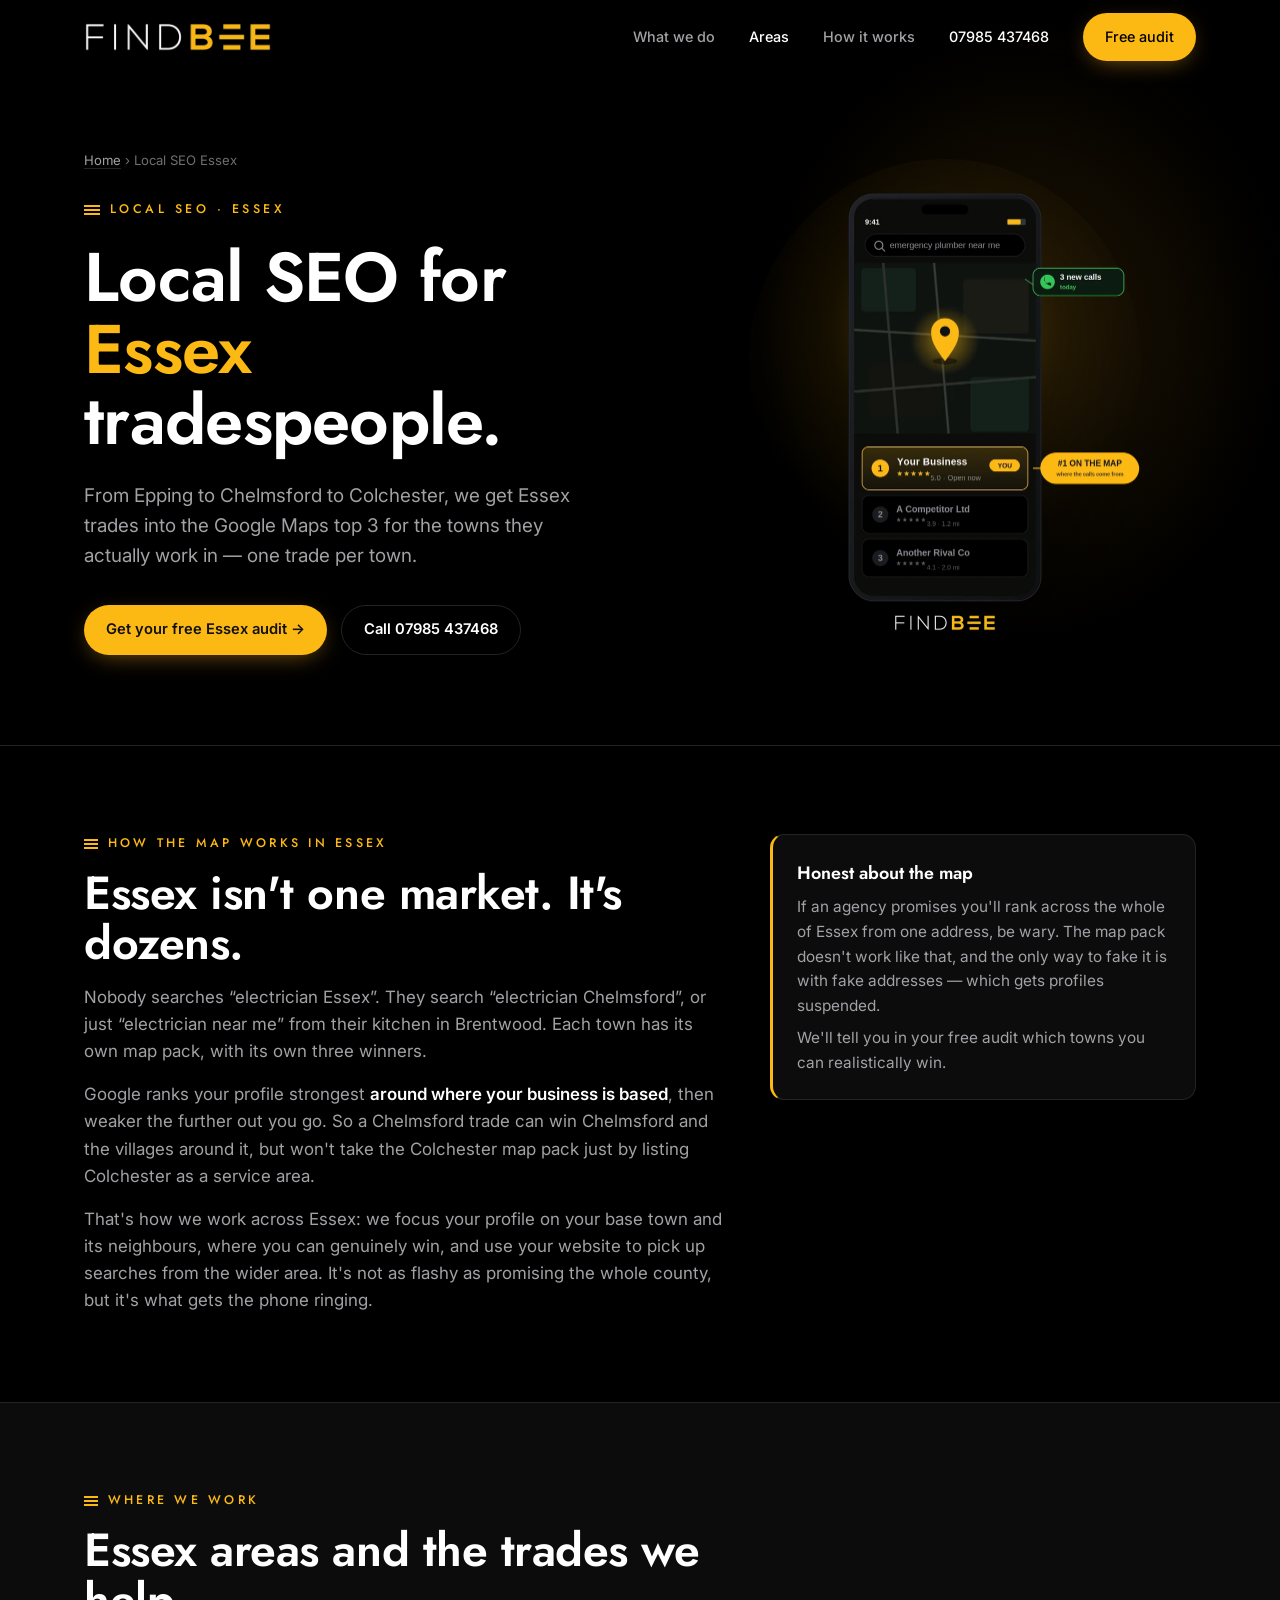
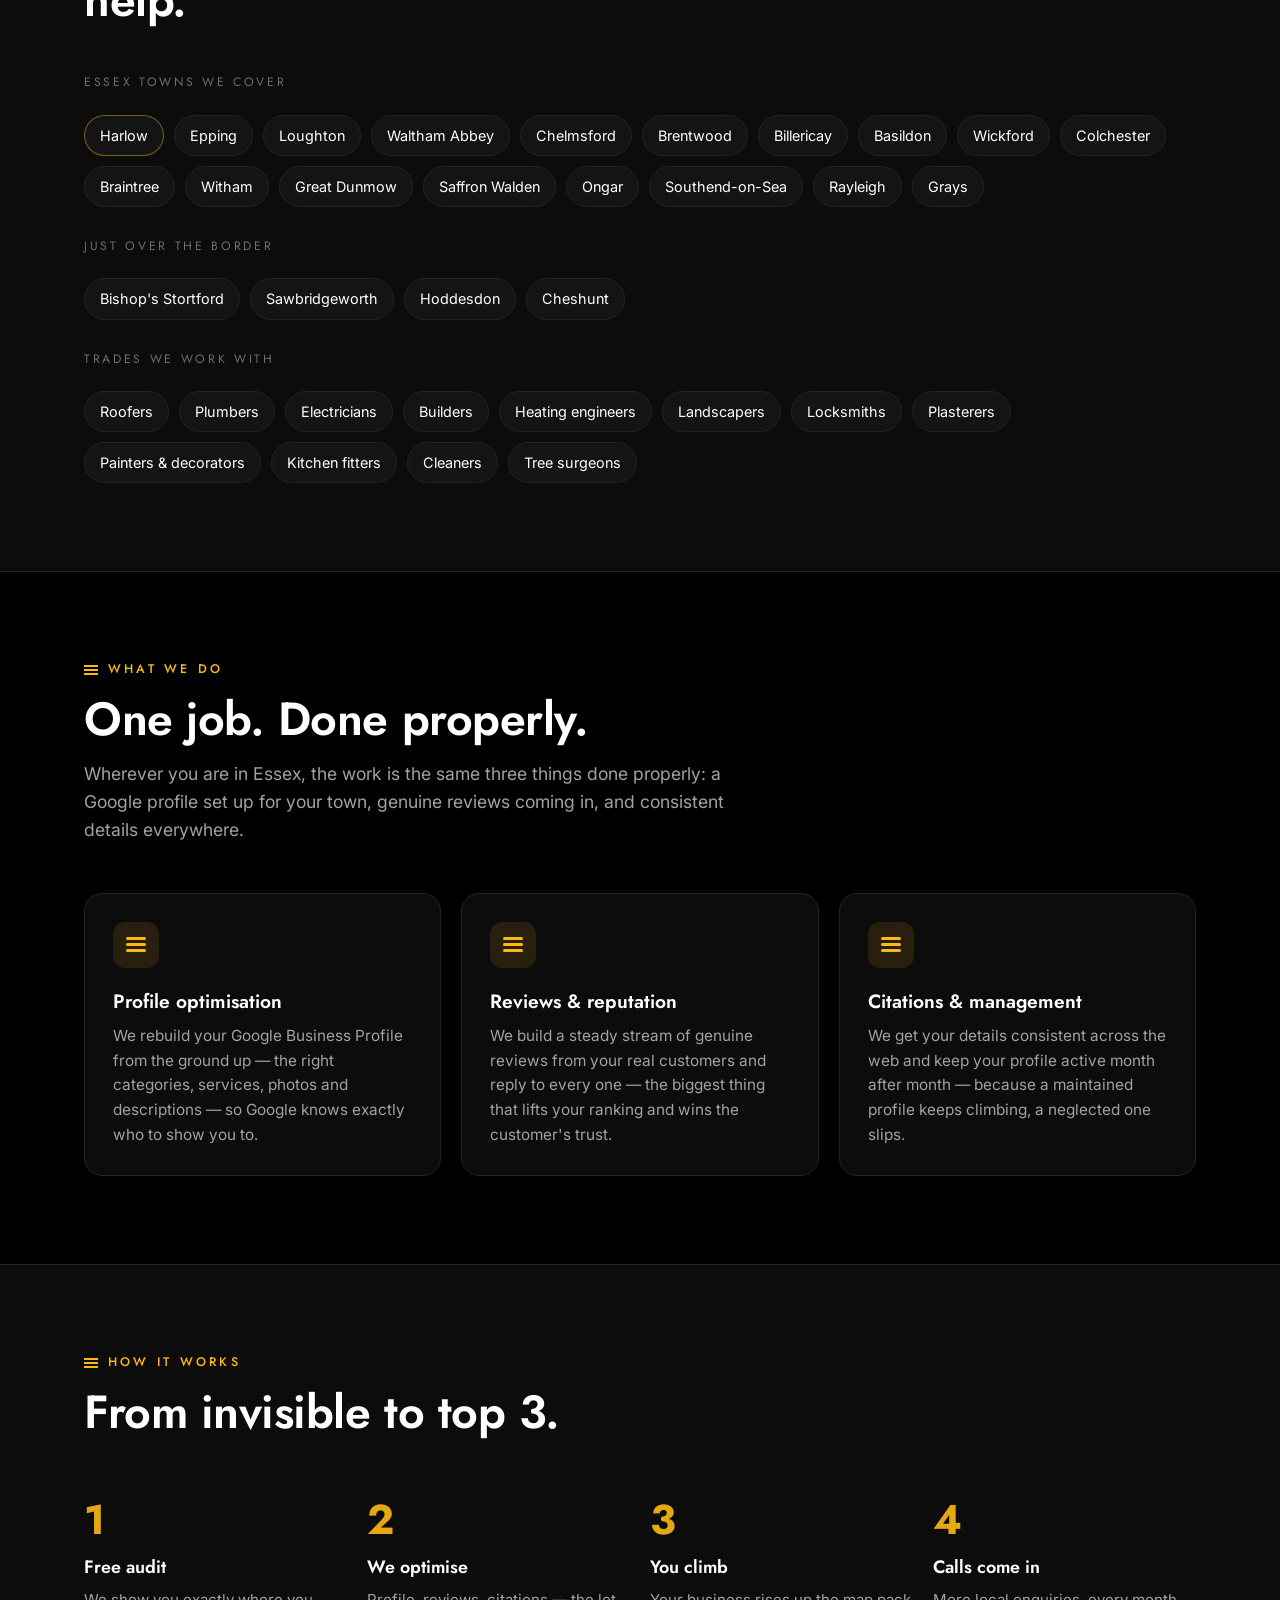
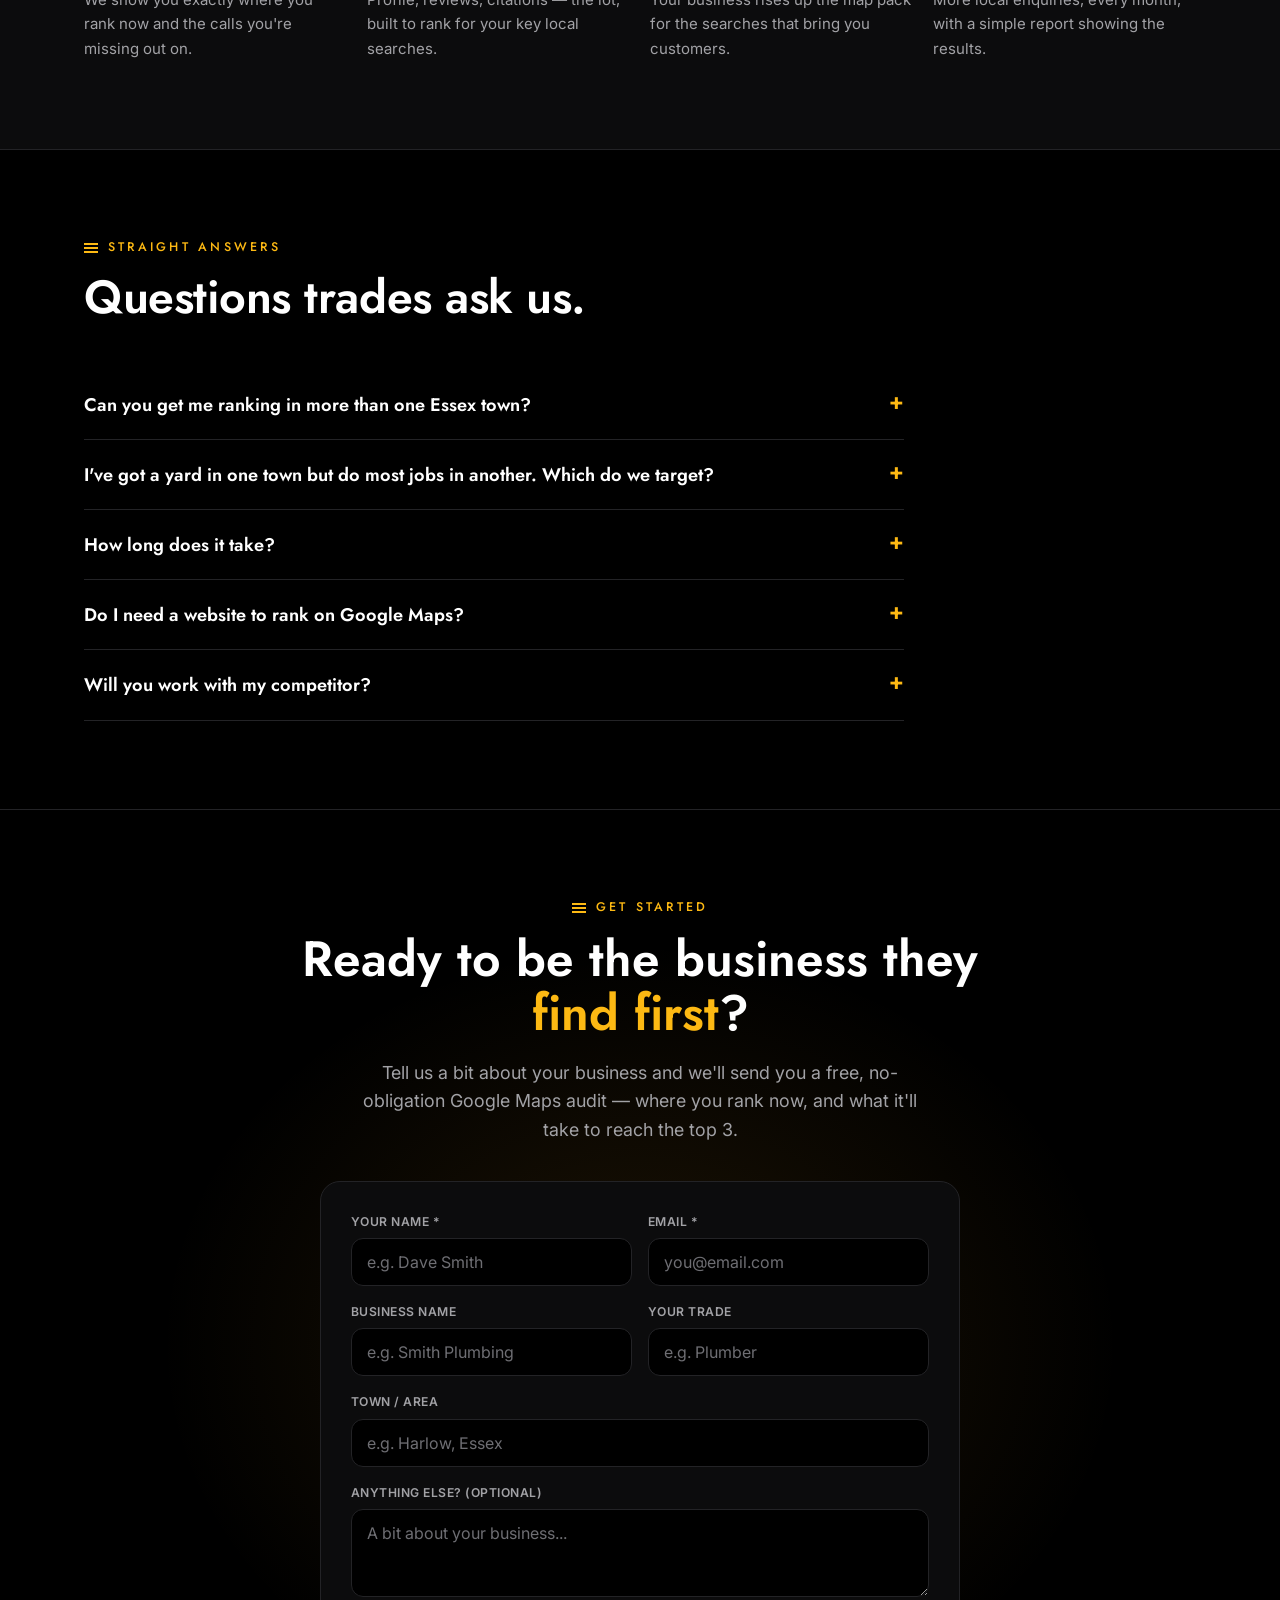
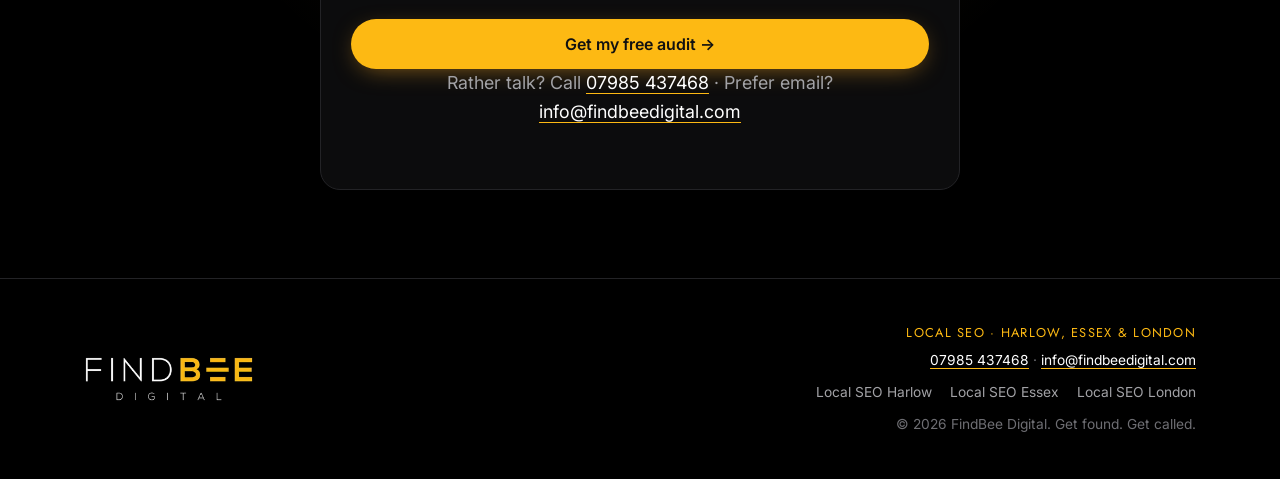
<file: findbee-site-v3/local-seo-essex/index.html>
<!DOCTYPE html>
<html lang="en-GB">
<head>
<meta charset="UTF-8">
<meta name="viewport" content="width=device-width, initial-scale=1.0">
<title>Local SEO Essex | Google Maps for Essex Trades | FindBee Digital</title>
<meta name="description" content="Local SEO for Essex tradespeople — Chelmsford, Epping, Brentwood, Colchester and more. We get trades into the Google Maps top 3, town by town. Free audit.">
<link rel="canonical" href="https://findbeedigital.com/local-seo-essex/">
<meta name="google-site-verification" content="CrSnXcHc2buA-cEKqwBoQxow_eL2qwk9lxIBSEnnZQ8">
<meta property="og:type" content="website">
<meta property="og:site_name" content="FindBee Digital">
<meta property="og:title" content="Local SEO Essex | Google Maps for Essex Trades | FindBee Digital">
<meta property="og:description" content="Local SEO for Essex tradespeople — Chelmsford, Epping, Brentwood, Colchester and more. We get trades into the Google Maps top 3, town by town. Free audit.">
<meta property="og:url" content="https://findbeedigital.com/local-seo-essex/">
<meta property="og:image" content="https://findbeedigital.com/img/og.jpg">
<meta property="og:locale" content="en_GB">
<meta name="twitter:card" content="summary_large_image">
<link rel="icon" type="image/png" href="/img/logo.png">
<link rel="preconnect" href="https://fonts.googleapis.com">
<link rel="preconnect" href="https://fonts.gstatic.com" crossorigin>
<link href="https://fonts.googleapis.com/css2?family=Jost:wght@300;400;500;600;700&family=Inter:wght@400;500;600&display=swap" rel="stylesheet">
<link rel="stylesheet" href="/css/site.css">
<script type="application/ld+json">
{
  "@context": "https://schema.org",
  "@type": "Service",
  "name": "Local SEO and Google Maps marketing in Essex",
  "serviceType": "Local SEO",
  "url": "https://findbeedigital.com/local-seo-essex/",
  "provider": {
    "@id": "https://findbeedigital.com/#business",
    "@type": "ProfessionalService",
    "name": "FindBee Digital",
    "telephone": "+447985437468",
    "url": "https://findbeedigital.com/"
  },
  "areaServed": {
    "@type": "AdministrativeArea",
    "name": "Essex"
  },
  "audience": {
    "@type": "BusinessAudience",
    "audienceType": "Tradespeople and local service businesses"
  }
}
</script>
<script type="application/ld+json">
{
  "@context": "https://schema.org",
  "@type": "BreadcrumbList",
  "itemListElement": [
    {
      "@type": "ListItem",
      "position": 1,
      "name": "Home",
      "item": "https://findbeedigital.com/"
    },
    {
      "@type": "ListItem",
      "position": 2,
      "name": "Local SEO Essex",
      "item": "https://findbeedigital.com/local-seo-essex/"
    }
  ]
}
</script>
</head>
<body>

<header id="hdr">
  <div class="wrap nav">
    <a href="/" class="logo-link" aria-label="FindBee Digital home"><img class="nav-logo" src="/img/logo.webp" alt="FindBee Digital" width="400" height="64"></a>
    <nav class="nav-links" id="navlinks">
      <a href="/#what">What we do</a>
      <a href="/#areas" class="active">Areas</a>
      <a href="/#how">How it works</a>
      <a href="tel:+447985437468" class="nav-tel">07985 437468</a>
      <a href="#contact" class="btn btn-gold">Free audit</a>
    </nav>
    <button class="nav-toggle" id="navToggle" aria-label="Menu">&#9776;</button>
  </div>
</header>
<a id="top"></a>

<section class="hero">
  <div class="wrap hero-grid">
    <div>
      <div class="crumbs"><a href="/">Home</a> &rsaquo; Local SEO Essex</div>
      <div class="eyebrow"><span class="bars"><i></i><i></i><i></i></span> Local SEO &middot; Essex</div>
      <h1>Local SEO for <span class="hl">Essex</span> tradespeople.</h1>
      <p class="lead">From Epping to Chelmsford to Colchester, we get Essex trades into the Google Maps top 3 for the towns they actually work in &mdash; one trade per town.</p>
      <div class="hero-cta">
        <a href="#contact" class="btn btn-gold">Get your free Essex audit &rarr;</a>
        <a href="tel:+447985437468" class="btn btn-ghost">Call 07985 437468</a>
      </div>
    </div>
    <div>
      <img class="hero-img" src="/img/hero.webp" alt="Phone showing a Essex trade business at number one in the Google Maps top 3" width="800" height="975" fetchpriority="high">
    </div>
  </div>
</section>

<section class="sec">
  <div class="wrap two-col">
    <div class="prose reveal">
      <div class="kick"><span class="bars"><i></i><i></i><i></i></span> How the map works in Essex</div>
      <h2 class="title">Essex isn't one market. It's dozens.</h2>
      <p>Nobody searches &ldquo;electrician Essex&rdquo;. They search &ldquo;electrician Chelmsford&rdquo;, or just &ldquo;electrician near me&rdquo; from their kitchen in Brentwood. Each town has its own map pack, with its own three winners.</p><p>Google ranks your profile strongest <strong>around where your business is based</strong>, then weaker the further out you go. So a Chelmsford trade can win Chelmsford and the villages around it, but won't take the Colchester map pack just by listing Colchester as a service area.</p><p>That's how we work across Essex: we focus your profile on your base town and its neighbours, where you can genuinely win, and use your website to pick up searches from the wider area. It's not as flashy as promising the whole county, but it's what gets the phone ringing.</p>
    </div>
    <div class="note reveal"><h3>Honest about the map</h3><p>If an agency promises you'll rank across the whole of Essex from one address, be wary. The map pack doesn't work like that, and the only way to fake it is with fake addresses &mdash; which gets profiles suspended.</p><p>We'll tell you in your free audit which towns you can realistically win.</p></div>
  </div>
</section>

<section class="sec" style="background:var(--panel)">
  <div class="wrap">
    <div class="sec-head reveal">
      <div class="kick"><span class="bars"><i></i><i></i><i></i></span> Where we work</div>
      <h2 class="title">Essex areas and the trades we help.</h2>
    </div>
    <div class="reveal"><div class="chips-label">Essex towns we cover</div><div class="chips"><a href="/local-seo-harlow/">Harlow</a><span>Epping</span><span>Loughton</span><span>Waltham Abbey</span><span>Chelmsford</span><span>Brentwood</span><span>Billericay</span><span>Basildon</span><span>Wickford</span><span>Colchester</span><span>Braintree</span><span>Witham</span><span>Great Dunmow</span><span>Saffron Walden</span><span>Ongar</span><span>Southend-on-Sea</span><span>Rayleigh</span><span>Grays</span></div><div class="chips-label">Just over the border</div><div class="chips"><span>Bishop's Stortford</span><span>Sawbridgeworth</span><span>Hoddesdon</span><span>Cheshunt</span></div>
    <div class="chips-label">Trades we work with</div><div class="chips"><span>Roofers</span><span>Plumbers</span><span>Electricians</span><span>Builders</span><span>Heating engineers</span><span>Landscapers</span><span>Locksmiths</span><span>Plasterers</span><span>Painters &amp; decorators</span><span>Kitchen fitters</span><span>Cleaners</span><span>Tree surgeons</span></div></div>
  </div>
</section>

<section class="sec" id="what">
  <div class="wrap">
    <div class="sec-head reveal">
      <div class="kick"><span class="bars"><i></i><i></i><i></i></span> What we do</div>
      <h2 class="title">One job. Done properly.</h2>
      <p>Wherever you are in Essex, the work is the same three things done properly: a Google profile set up for your town, genuine reviews coming in, and consistent details everywhere.</p>
    </div>
    <div class="cards">
      <div class="card reveal">
        <div class="ic"><span class="bars"><i></i><i></i><i></i></span></div>
        <h3>Profile optimisation</h3>
        <p>We rebuild your Google Business Profile from the ground up &mdash; the right categories, services, photos and descriptions &mdash; so Google knows exactly who to show you to.</p>
      </div>
      <div class="card reveal">
        <div class="ic"><span class="bars"><i></i><i></i><i></i></span></div>
        <h3>Reviews &amp; reputation</h3>
        <p>We build a steady stream of genuine reviews from your real customers and reply to every one &mdash; the biggest thing that lifts your ranking and wins the customer's trust.</p>
      </div>
      <div class="card reveal">
        <div class="ic"><span class="bars"><i></i><i></i><i></i></span></div>
        <h3>Citations &amp; management</h3>
        <p>We get your details consistent across the web and keep your profile active month after month &mdash; because a maintained profile keeps climbing, a neglected one slips.</p>
      </div>
    </div>
  </div>
</section>


<section class="sec" id="how" style="background:var(--panel)">
  <div class="wrap">
    <div class="sec-head reveal">
      <div class="kick"><span class="bars"><i></i><i></i><i></i></span> How it works</div>
      <h2 class="title">From invisible to top 3.</h2>
    </div>
    <div class="steps">
      <div class="step reveal"><div class="n">1</div><h3>Free audit</h3><p>We show you exactly where you rank now and the calls you're missing out on.</p></div>
      <div class="step reveal"><div class="n">2</div><h3>We optimise</h3><p>Profile, reviews, citations &mdash; the lot, built to rank for your key local searches.</p></div>
      <div class="step reveal"><div class="n">3</div><h3>You climb</h3><p>Your business rises up the map pack for the searches that bring you customers.</p></div>
      <div class="step reveal"><div class="n">4</div><h3>Calls come in</h3><p>More local enquiries, every month, with a simple report showing the results.</p></div>
    </div>
  </div>
</section>


<section class="sec" id="faq">
  <div class="wrap">
    <div class="sec-head reveal">
      <div class="kick"><span class="bars"><i></i><i></i><i></i></span> Straight answers</div>
      <h2 class="title">Questions trades ask us.</h2>
    </div>
    <div class="faq reveal">
<details><summary>Can you get me ranking in more than one Essex town?</summary><p>In the map pack, you'll rank strongest in and around your base town, and we'll push that as far as it'll genuinely go. For towns further away, we build pages on your website so you can show up in the normal search results there too.</p></details>
<details><summary>I've got a yard in one town but do most jobs in another. Which do we target?</summary><p>Your profile has to use your real address, so the map pack will favour the town you're based in. We'll look at where your best jobs come from and set up your profile and website to give you the strongest chance in both.</p></details>
<details><summary>How long does it take?</summary><p>Quieter towns can move within weeks; busier ones like Chelmsford take longer. You'll get a straight answer for your trade and town in the free audit, and our 90-day guarantee covers one main search we agree up front.</p></details>
<details><summary>Do I need a website to rank on Google Maps?</summary><p>Not to appear &mdash; plenty of trades rank with just a Google Business Profile. But a fast, simple website that names the towns you work in helps you climb higher and turns more searches into calls. If you need one, we can build it.</p></details>
<details><summary>Will you work with my competitor?</summary><p>No. We take on one business per trade, per town. If you're our roofer in a town, we won't take on another roofer there.</p></details>
    </div>
  </div>
</section>


<section class="sec cta" id="contact">
  <div class="wrap">
    <div class="reveal">
      <div class="kick" style="justify-content:center"><span class="bars"><i></i><i></i><i></i></span> Get started</div>
      <h2>Ready to be the business they <span class="hl">find first</span>?</h2>
      <p>Tell us a bit about your business and we&#39;ll send you a free, no-obligation Google Maps audit &mdash; where you rank now, and what it&#39;ll take to reach the top 3.</p>
    </div>
    <form name="audit" method="POST" data-netlify="true" netlify-honeypot="bot-field" class="audit-form reveal">
      <input type="hidden" name="form-name" value="audit">
      <p class="hp"><label>Leave this empty: <input name="bot-field"></label></p>
      <div class="fgrid">
        <div class="field"><label for="f-name">Your name *</label><input id="f-name" type="text" name="name" required placeholder="e.g. Dave Smith"></div>
        <div class="field"><label for="f-email">Email *</label><input id="f-email" type="email" name="email" required placeholder="you@email.com"></div>
        <div class="field"><label for="f-biz">Business name</label><input id="f-biz" type="text" name="business" placeholder="e.g. Smith Plumbing"></div>
        <div class="field"><label for="f-trade">Your trade</label><input id="f-trade" type="text" name="trade" placeholder="e.g. Plumber"></div>
        <div class="field field-full"><label for="f-town">Town / area</label><input id="f-town" type="text" name="town" placeholder="e.g. Harlow, Essex"></div>
        <div class="field field-full"><label for="f-msg">Anything else? (optional)</label><textarea id="f-msg" name="message" rows="3" placeholder="A bit about your business..."></textarea></div>
      </div>
      <button type="submit" class="btn btn-gold form-submit">Get my free audit &rarr;</button>
      <p class="form-alt">Rather talk? Call <a href="tel:+447985437468">07985 437468</a> &middot; Prefer email? <a href="mailto:info@findbeedigital.com?subject=Free%20Google%20Maps%20Audit">info@findbeedigital.com</a></p>
    </form>
  </div>
</section>

<footer>
  <div class="wrap foot">
    <a href="/" aria-label="FindBee Digital home"><img class="foot-logo" src="/img/logo-footer.webp" alt="FindBee Digital" width="300" height="81"></a>
    <div class="meta">
      <div class="area">Local SEO &middot; Harlow, Essex &amp; London</div>
      <div class="foot-tel" style="margin-top:6px"><a href="tel:+447985437468">07985 437468</a> &middot; <a href="mailto:info@findbeedigital.com">info@findbeedigital.com</a></div>
      <div class="foot-links"><a href="/local-seo-harlow/">Local SEO Harlow</a><a href="/local-seo-essex/">Local SEO Essex</a><a href="/local-seo-london/">Local SEO London</a></div>
      <div style="margin-top:10px">&copy; 2026 FindBee Digital. Get found. Get called.</div>
    </div>
  </div>
</footer>
<script src="/js/site.js" defer></script>
</body>
</html>
</file>
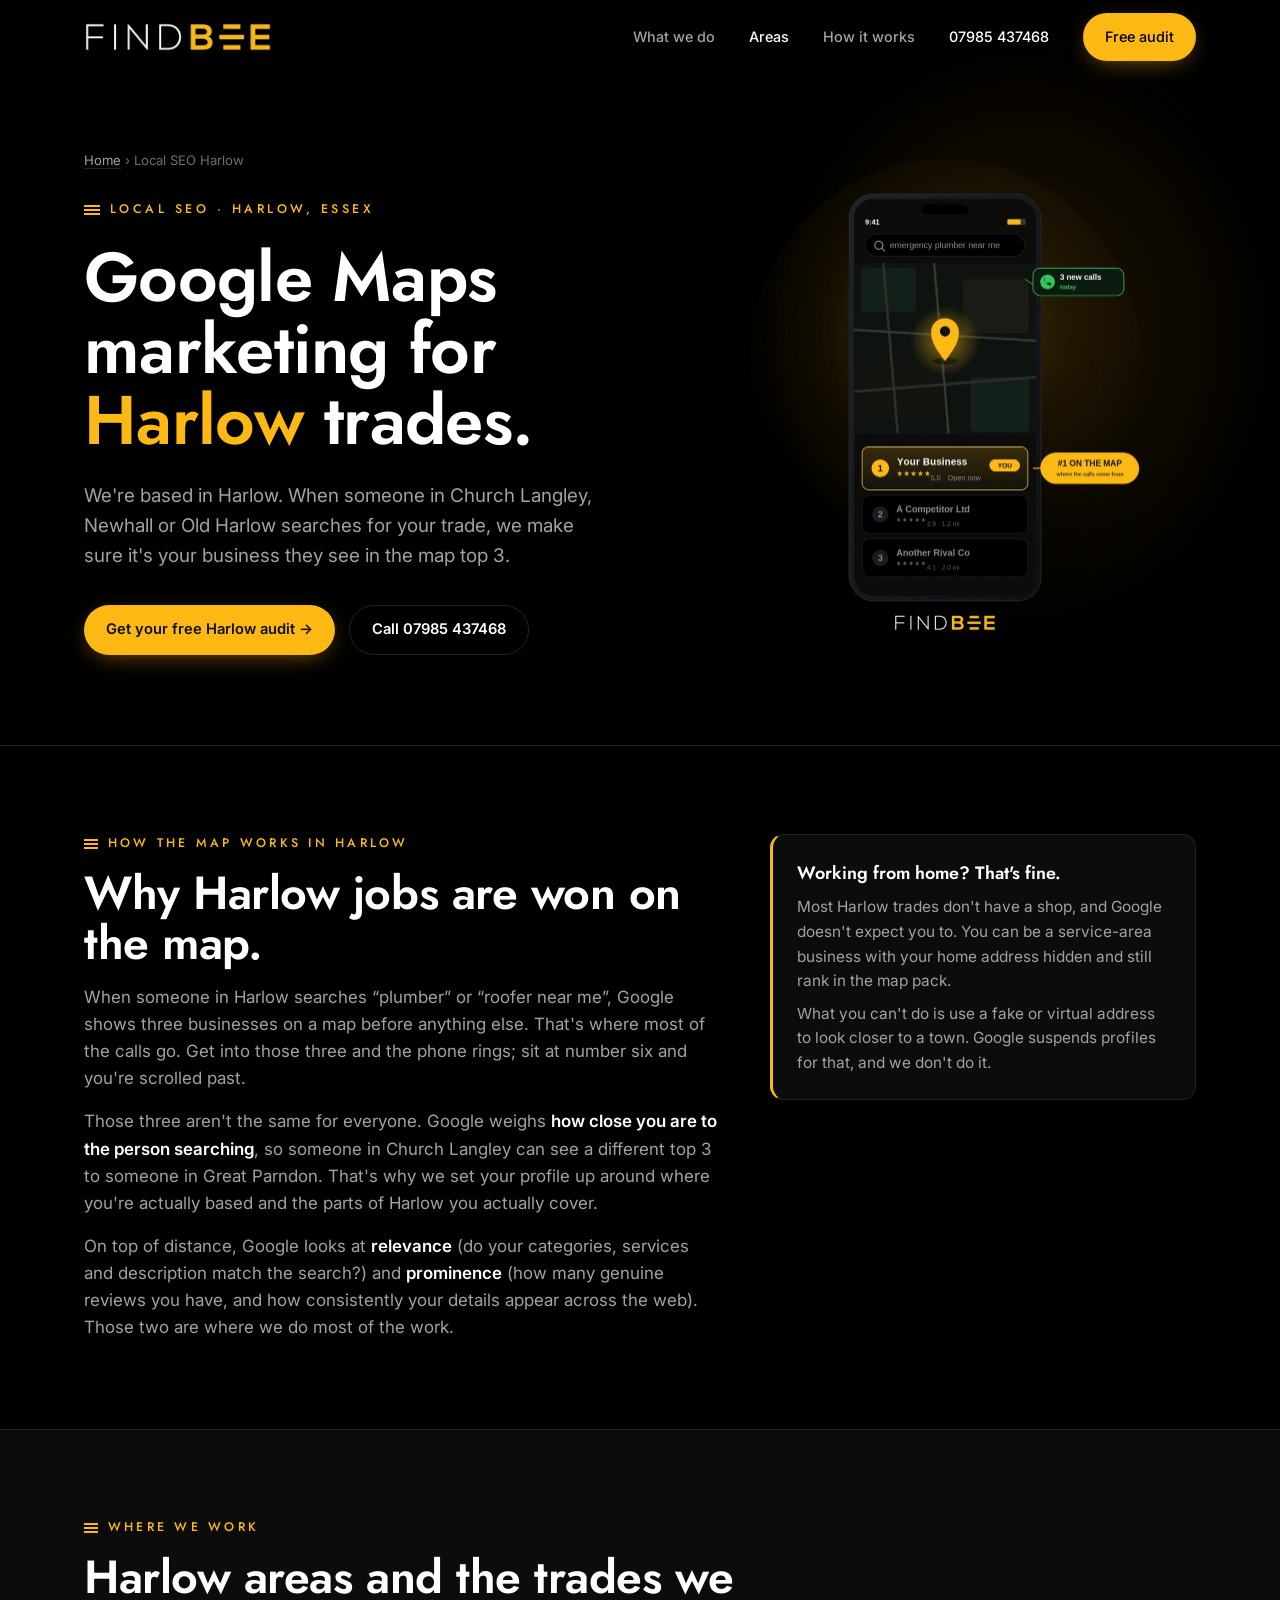
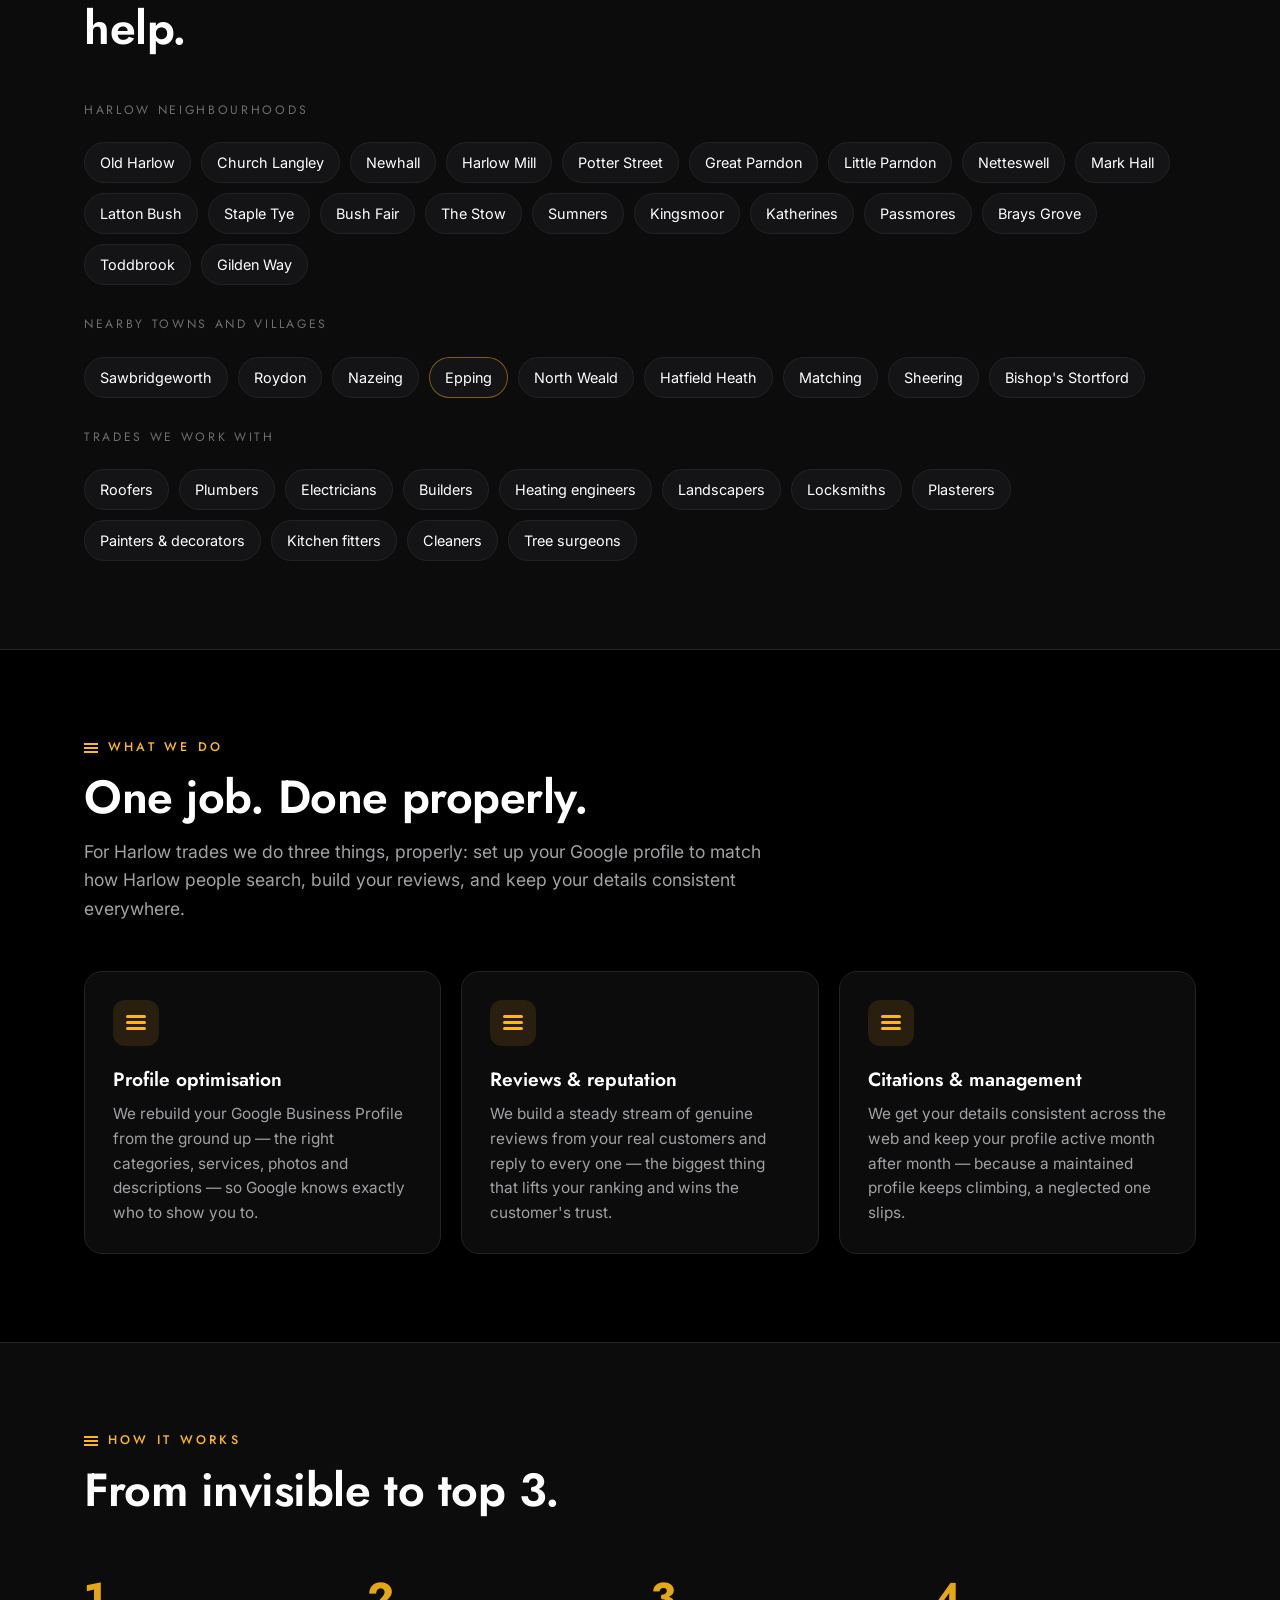
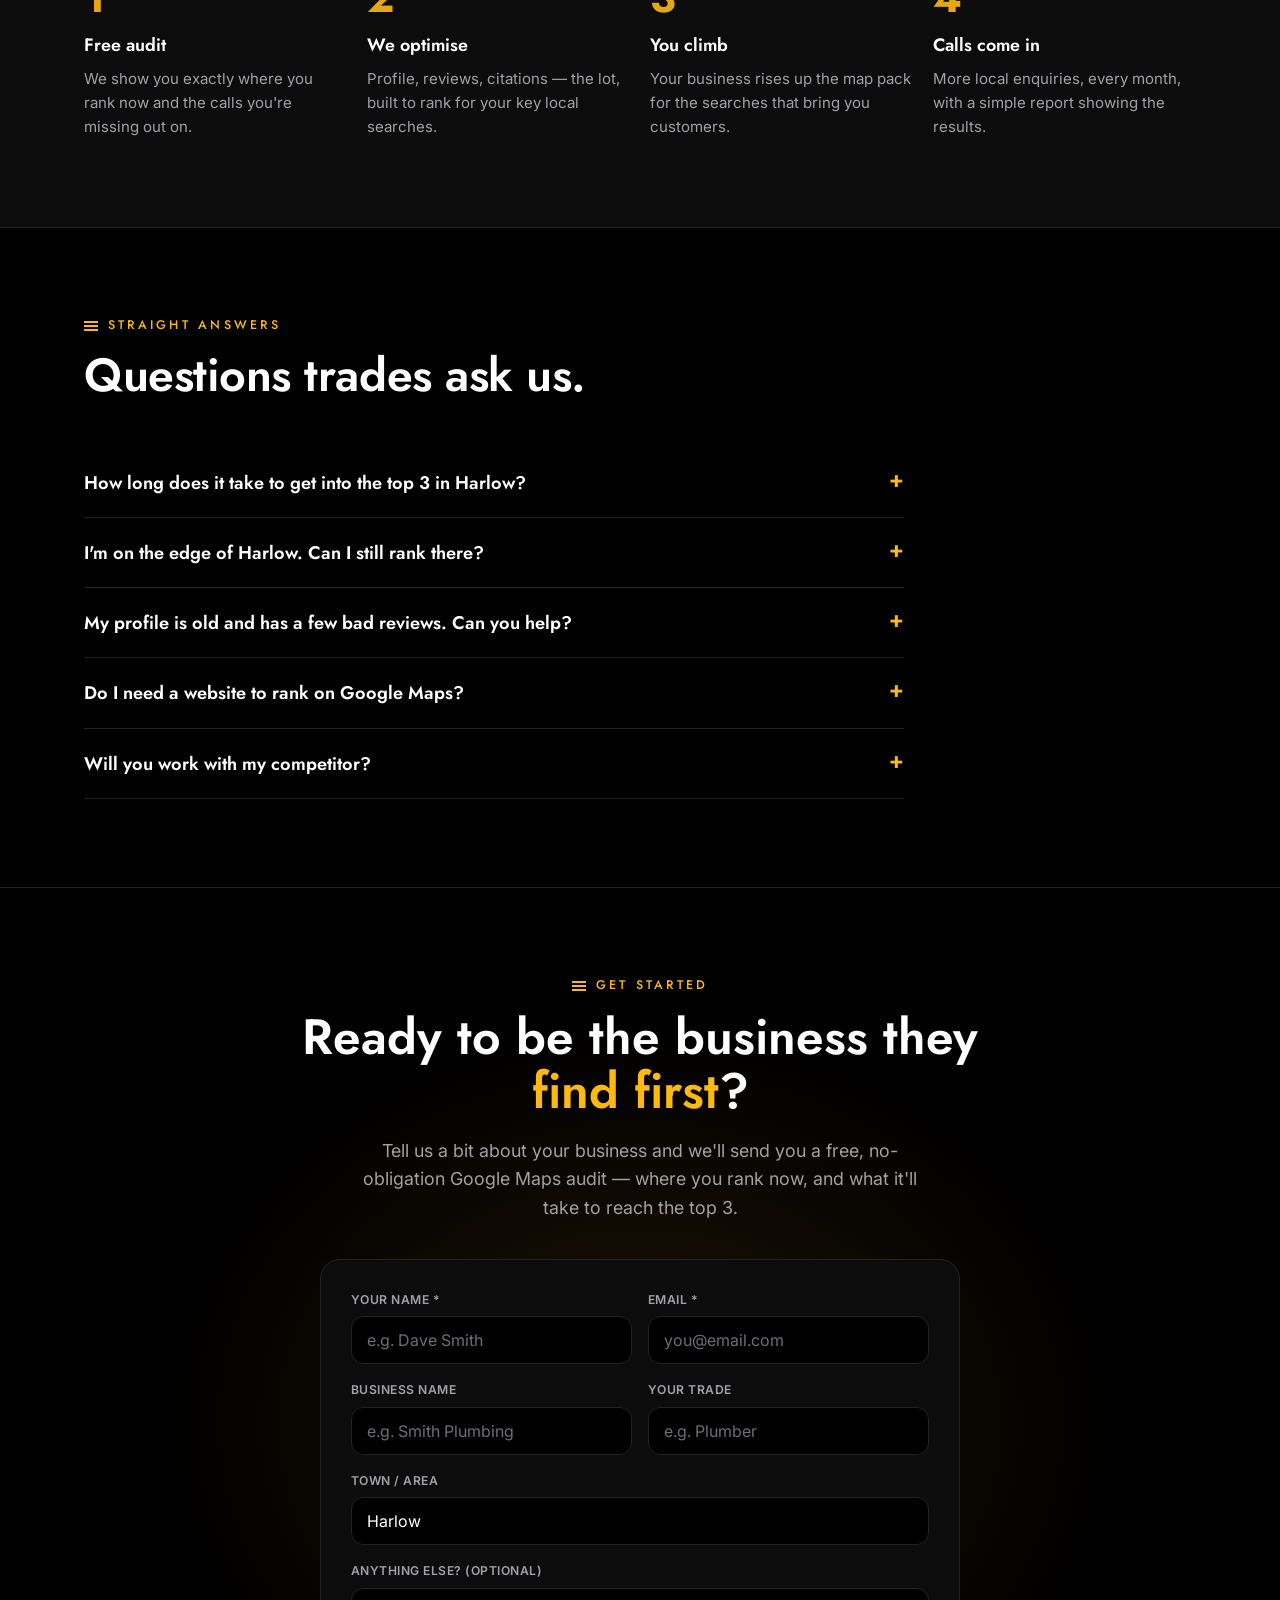
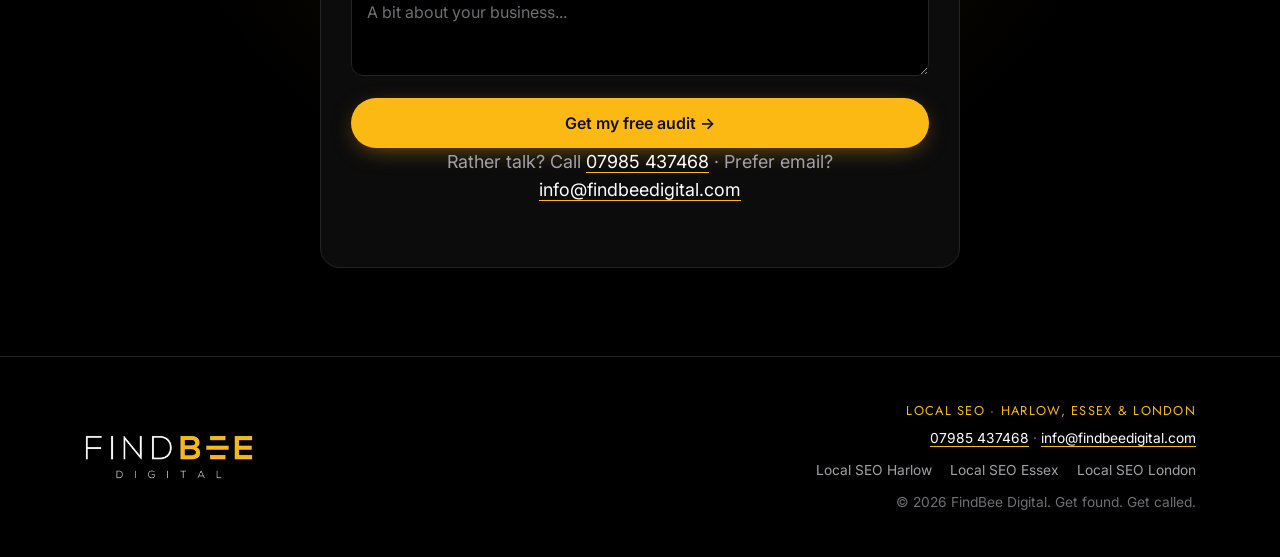
<file: findbee-site-v3/local-seo-harlow/index.html>
<!DOCTYPE html>
<html lang="en-GB">
<head>
<meta charset="UTF-8">
<meta name="viewport" content="width=device-width, initial-scale=1.0">
<title>Local SEO Harlow | Google Maps for Harlow Trades | FindBee Digital</title>
<meta name="description" content="Harlow-based local SEO for tradespeople. We get Harlow roofers, plumbers, electricians and builders into the Google Maps top 3. Free audit.">
<link rel="canonical" href="https://findbeedigital.com/local-seo-harlow/">
<meta name="google-site-verification" content="CrSnXcHc2buA-cEKqwBoQxow_eL2qwk9lxIBSEnnZQ8">
<meta property="og:type" content="website">
<meta property="og:site_name" content="FindBee Digital">
<meta property="og:title" content="Local SEO Harlow | Google Maps for Harlow Trades | FindBee Digital">
<meta property="og:description" content="Harlow-based local SEO for tradespeople. We get Harlow roofers, plumbers, electricians and builders into the Google Maps top 3. Free audit.">
<meta property="og:url" content="https://findbeedigital.com/local-seo-harlow/">
<meta property="og:image" content="https://findbeedigital.com/img/og.jpg">
<meta property="og:locale" content="en_GB">
<meta name="twitter:card" content="summary_large_image">
<link rel="icon" type="image/png" href="/img/logo.png">
<link rel="preconnect" href="https://fonts.googleapis.com">
<link rel="preconnect" href="https://fonts.gstatic.com" crossorigin>
<link href="https://fonts.googleapis.com/css2?family=Jost:wght@300;400;500;600;700&family=Inter:wght@400;500;600&display=swap" rel="stylesheet">
<link rel="stylesheet" href="/css/site.css">
<script type="application/ld+json">
{
  "@context": "https://schema.org",
  "@type": "Service",
  "name": "Local SEO and Google Maps marketing in Harlow",
  "serviceType": "Local SEO",
  "url": "https://findbeedigital.com/local-seo-harlow/",
  "provider": {
    "@id": "https://findbeedigital.com/#business",
    "@type": "ProfessionalService",
    "name": "FindBee Digital",
    "telephone": "+447985437468",
    "url": "https://findbeedigital.com/"
  },
  "areaServed": {
    "@type": "City",
    "name": "Harlow"
  },
  "audience": {
    "@type": "BusinessAudience",
    "audienceType": "Tradespeople and local service businesses"
  }
}
</script>
<script type="application/ld+json">
{
  "@context": "https://schema.org",
  "@type": "BreadcrumbList",
  "itemListElement": [
    {
      "@type": "ListItem",
      "position": 1,
      "name": "Home",
      "item": "https://findbeedigital.com/"
    },
    {
      "@type": "ListItem",
      "position": 2,
      "name": "Local SEO Harlow",
      "item": "https://findbeedigital.com/local-seo-harlow/"
    }
  ]
}
</script>
</head>
<body>

<header id="hdr">
  <div class="wrap nav">
    <a href="/" class="logo-link" aria-label="FindBee Digital home"><img class="nav-logo" src="/img/logo.webp" alt="FindBee Digital" width="400" height="64"></a>
    <nav class="nav-links" id="navlinks">
      <a href="/#what">What we do</a>
      <a href="/#areas" class="active">Areas</a>
      <a href="/#how">How it works</a>
      <a href="tel:+447985437468" class="nav-tel">07985 437468</a>
      <a href="#contact" class="btn btn-gold">Free audit</a>
    </nav>
    <button class="nav-toggle" id="navToggle" aria-label="Menu">&#9776;</button>
  </div>
</header>
<a id="top"></a>

<section class="hero">
  <div class="wrap hero-grid">
    <div>
      <div class="crumbs"><a href="/">Home</a> &rsaquo; Local SEO Harlow</div>
      <div class="eyebrow"><span class="bars"><i></i><i></i><i></i></span> Local SEO &middot; Harlow, Essex</div>
      <h1>Google Maps marketing for <span class="hl">Harlow</span> trades.</h1>
      <p class="lead">We're based in Harlow. When someone in Church Langley, Newhall or Old Harlow searches for your trade, we make sure it's your business they see in the map top 3.</p>
      <div class="hero-cta">
        <a href="#contact" class="btn btn-gold">Get your free Harlow audit &rarr;</a>
        <a href="tel:+447985437468" class="btn btn-ghost">Call 07985 437468</a>
      </div>
    </div>
    <div>
      <img class="hero-img" src="/img/hero.webp" alt="Phone showing a Harlow trade business at number one in the Google Maps top 3" width="800" height="975" fetchpriority="high">
    </div>
  </div>
</section>

<section class="sec">
  <div class="wrap two-col">
    <div class="prose reveal">
      <div class="kick"><span class="bars"><i></i><i></i><i></i></span> How the map works in Harlow</div>
      <h2 class="title">Why Harlow jobs are won on the map.</h2>
      <p>When someone in Harlow searches &ldquo;plumber&rdquo; or &ldquo;roofer near me&rdquo;, Google shows three businesses on a map before anything else. That's where most of the calls go. Get into those three and the phone rings; sit at number six and you're scrolled past.</p><p>Those three aren't the same for everyone. Google weighs <strong>how close you are to the person searching</strong>, so someone in Church Langley can see a different top 3 to someone in Great Parndon. That's why we set your profile up around where you're actually based and the parts of Harlow you actually cover.</p><p>On top of distance, Google looks at <strong>relevance</strong> (do your categories, services and description match the search?) and <strong>prominence</strong> (how many genuine reviews you have, and how consistently your details appear across the web). Those two are where we do most of the work.</p>
    </div>
    <div class="note reveal"><h3>Working from home? That's fine.</h3><p>Most Harlow trades don't have a shop, and Google doesn't expect you to. You can be a service-area business with your home address hidden and still rank in the map pack.</p><p>What you can't do is use a fake or virtual address to look closer to a town. Google suspends profiles for that, and we don't do it.</p></div>
  </div>
</section>

<section class="sec" style="background:var(--panel)">
  <div class="wrap">
    <div class="sec-head reveal">
      <div class="kick"><span class="bars"><i></i><i></i><i></i></span> Where we work</div>
      <h2 class="title">Harlow areas and the trades we help.</h2>
    </div>
    <div class="reveal"><div class="chips-label">Harlow neighbourhoods</div><div class="chips"><span>Old Harlow</span><span>Church Langley</span><span>Newhall</span><span>Harlow Mill</span><span>Potter Street</span><span>Great Parndon</span><span>Little Parndon</span><span>Netteswell</span><span>Mark Hall</span><span>Latton Bush</span><span>Staple Tye</span><span>Bush Fair</span><span>The Stow</span><span>Sumners</span><span>Kingsmoor</span><span>Katherines</span><span>Passmores</span><span>Brays Grove</span><span>Toddbrook</span><span>Gilden Way</span></div><div class="chips-label">Nearby towns and villages</div><div class="chips"><span>Sawbridgeworth</span><span>Roydon</span><span>Nazeing</span><a href="/local-seo-essex/">Epping</a><span>North Weald</span><span>Hatfield Heath</span><span>Matching</span><span>Sheering</span><span>Bishop's Stortford</span></div>
    <div class="chips-label">Trades we work with</div><div class="chips"><span>Roofers</span><span>Plumbers</span><span>Electricians</span><span>Builders</span><span>Heating engineers</span><span>Landscapers</span><span>Locksmiths</span><span>Plasterers</span><span>Painters &amp; decorators</span><span>Kitchen fitters</span><span>Cleaners</span><span>Tree surgeons</span></div></div>
  </div>
</section>

<section class="sec" id="what">
  <div class="wrap">
    <div class="sec-head reveal">
      <div class="kick"><span class="bars"><i></i><i></i><i></i></span> What we do</div>
      <h2 class="title">One job. Done properly.</h2>
      <p>For Harlow trades we do three things, properly: set up your Google profile to match how Harlow people search, build your reviews, and keep your details consistent everywhere.</p>
    </div>
    <div class="cards">
      <div class="card reveal">
        <div class="ic"><span class="bars"><i></i><i></i><i></i></span></div>
        <h3>Profile optimisation</h3>
        <p>We rebuild your Google Business Profile from the ground up &mdash; the right categories, services, photos and descriptions &mdash; so Google knows exactly who to show you to.</p>
      </div>
      <div class="card reveal">
        <div class="ic"><span class="bars"><i></i><i></i><i></i></span></div>
        <h3>Reviews &amp; reputation</h3>
        <p>We build a steady stream of genuine reviews from your real customers and reply to every one &mdash; the biggest thing that lifts your ranking and wins the customer's trust.</p>
      </div>
      <div class="card reveal">
        <div class="ic"><span class="bars"><i></i><i></i><i></i></span></div>
        <h3>Citations &amp; management</h3>
        <p>We get your details consistent across the web and keep your profile active month after month &mdash; because a maintained profile keeps climbing, a neglected one slips.</p>
      </div>
    </div>
  </div>
</section>


<section class="sec" id="how" style="background:var(--panel)">
  <div class="wrap">
    <div class="sec-head reveal">
      <div class="kick"><span class="bars"><i></i><i></i><i></i></span> How it works</div>
      <h2 class="title">From invisible to top 3.</h2>
    </div>
    <div class="steps">
      <div class="step reveal"><div class="n">1</div><h3>Free audit</h3><p>We show you exactly where you rank now and the calls you're missing out on.</p></div>
      <div class="step reveal"><div class="n">2</div><h3>We optimise</h3><p>Profile, reviews, citations &mdash; the lot, built to rank for your key local searches.</p></div>
      <div class="step reveal"><div class="n">3</div><h3>You climb</h3><p>Your business rises up the map pack for the searches that bring you customers.</p></div>
      <div class="step reveal"><div class="n">4</div><h3>Calls come in</h3><p>More local enquiries, every month, with a simple report showing the results.</p></div>
    </div>
  </div>
</section>


<section class="sec" id="faq">
  <div class="wrap">
    <div class="sec-head reveal">
      <div class="kick"><span class="bars"><i></i><i></i><i></i></span> Straight answers</div>
      <h2 class="title">Questions trades ask us.</h2>
    </div>
    <div class="faq reveal">
<details><summary>How long does it take to get into the top 3 in Harlow?</summary><p>It depends on your trade and how strong the competition is. A Harlow trade with a well-set-up profile and a steady flow of reviews can usually see real movement within a few weeks, with the bigger gains over the first few months. That's why our guarantee is 90 days, for one main search we agree with you up front.</p></details>
<details><summary>I'm on the edge of Harlow. Can I still rank there?</summary><p>Usually, yes. Google ranks you strongest around where your business is based, so if you're in Sawbridgeworth or Roydon you can still show up for much of Harlow. We'll check where you appear now in the free audit and tell you honestly what's realistic.</p></details>
<details><summary>My profile is old and has a few bad reviews. Can you help?</summary><p>Yes. Bad reviews can't be deleted, but ones that break Google's rules can be reported, and the rest get pushed down by a steady flow of genuine new ones. We also go carefully with older profiles &mdash; big changes made all at once can trigger re-verification.</p></details>
<details><summary>Do I need a website to rank on Google Maps?</summary><p>Not to appear &mdash; plenty of trades rank with just a Google Business Profile. But a fast, simple website that names the towns you work in helps you climb higher and turns more searches into calls. If you need one, we can build it.</p></details>
<details><summary>Will you work with my competitor?</summary><p>No. We take on one business per trade, per town. If you're our roofer in a town, we won't take on another roofer there.</p></details>
    </div>
  </div>
</section>


<section class="sec cta" id="contact">
  <div class="wrap">
    <div class="reveal">
      <div class="kick" style="justify-content:center"><span class="bars"><i></i><i></i><i></i></span> Get started</div>
      <h2>Ready to be the business they <span class="hl">find first</span>?</h2>
      <p>Tell us a bit about your business and we&#39;ll send you a free, no-obligation Google Maps audit &mdash; where you rank now, and what it&#39;ll take to reach the top 3.</p>
    </div>
    <form name="audit" method="POST" data-netlify="true" netlify-honeypot="bot-field" class="audit-form reveal">
      <input type="hidden" name="form-name" value="audit">
      <p class="hp"><label>Leave this empty: <input name="bot-field"></label></p>
      <div class="fgrid">
        <div class="field"><label for="f-name">Your name *</label><input id="f-name" type="text" name="name" required placeholder="e.g. Dave Smith"></div>
        <div class="field"><label for="f-email">Email *</label><input id="f-email" type="email" name="email" required placeholder="you@email.com"></div>
        <div class="field"><label for="f-biz">Business name</label><input id="f-biz" type="text" name="business" placeholder="e.g. Smith Plumbing"></div>
        <div class="field"><label for="f-trade">Your trade</label><input id="f-trade" type="text" name="trade" placeholder="e.g. Plumber"></div>
        <div class="field field-full"><label for="f-town">Town / area</label><input id="f-town" type="text" name="town" value="Harlow" placeholder="e.g. Harlow, Essex"></div>
        <div class="field field-full"><label for="f-msg">Anything else? (optional)</label><textarea id="f-msg" name="message" rows="3" placeholder="A bit about your business..."></textarea></div>
      </div>
      <button type="submit" class="btn btn-gold form-submit">Get my free audit &rarr;</button>
      <p class="form-alt">Rather talk? Call <a href="tel:+447985437468">07985 437468</a> &middot; Prefer email? <a href="mailto:info@findbeedigital.com?subject=Free%20Google%20Maps%20Audit">info@findbeedigital.com</a></p>
    </form>
  </div>
</section>

<footer>
  <div class="wrap foot">
    <a href="/" aria-label="FindBee Digital home"><img class="foot-logo" src="/img/logo-footer.webp" alt="FindBee Digital" width="300" height="81"></a>
    <div class="meta">
      <div class="area">Local SEO &middot; Harlow, Essex &amp; London</div>
      <div class="foot-tel" style="margin-top:6px"><a href="tel:+447985437468">07985 437468</a> &middot; <a href="mailto:info@findbeedigital.com">info@findbeedigital.com</a></div>
      <div class="foot-links"><a href="/local-seo-harlow/">Local SEO Harlow</a><a href="/local-seo-essex/">Local SEO Essex</a><a href="/local-seo-london/">Local SEO London</a></div>
      <div style="margin-top:10px">&copy; 2026 FindBee Digital. Get found. Get called.</div>
    </div>
  </div>
</footer>
<script src="/js/site.js" defer></script>
</body>
</html>
</file>
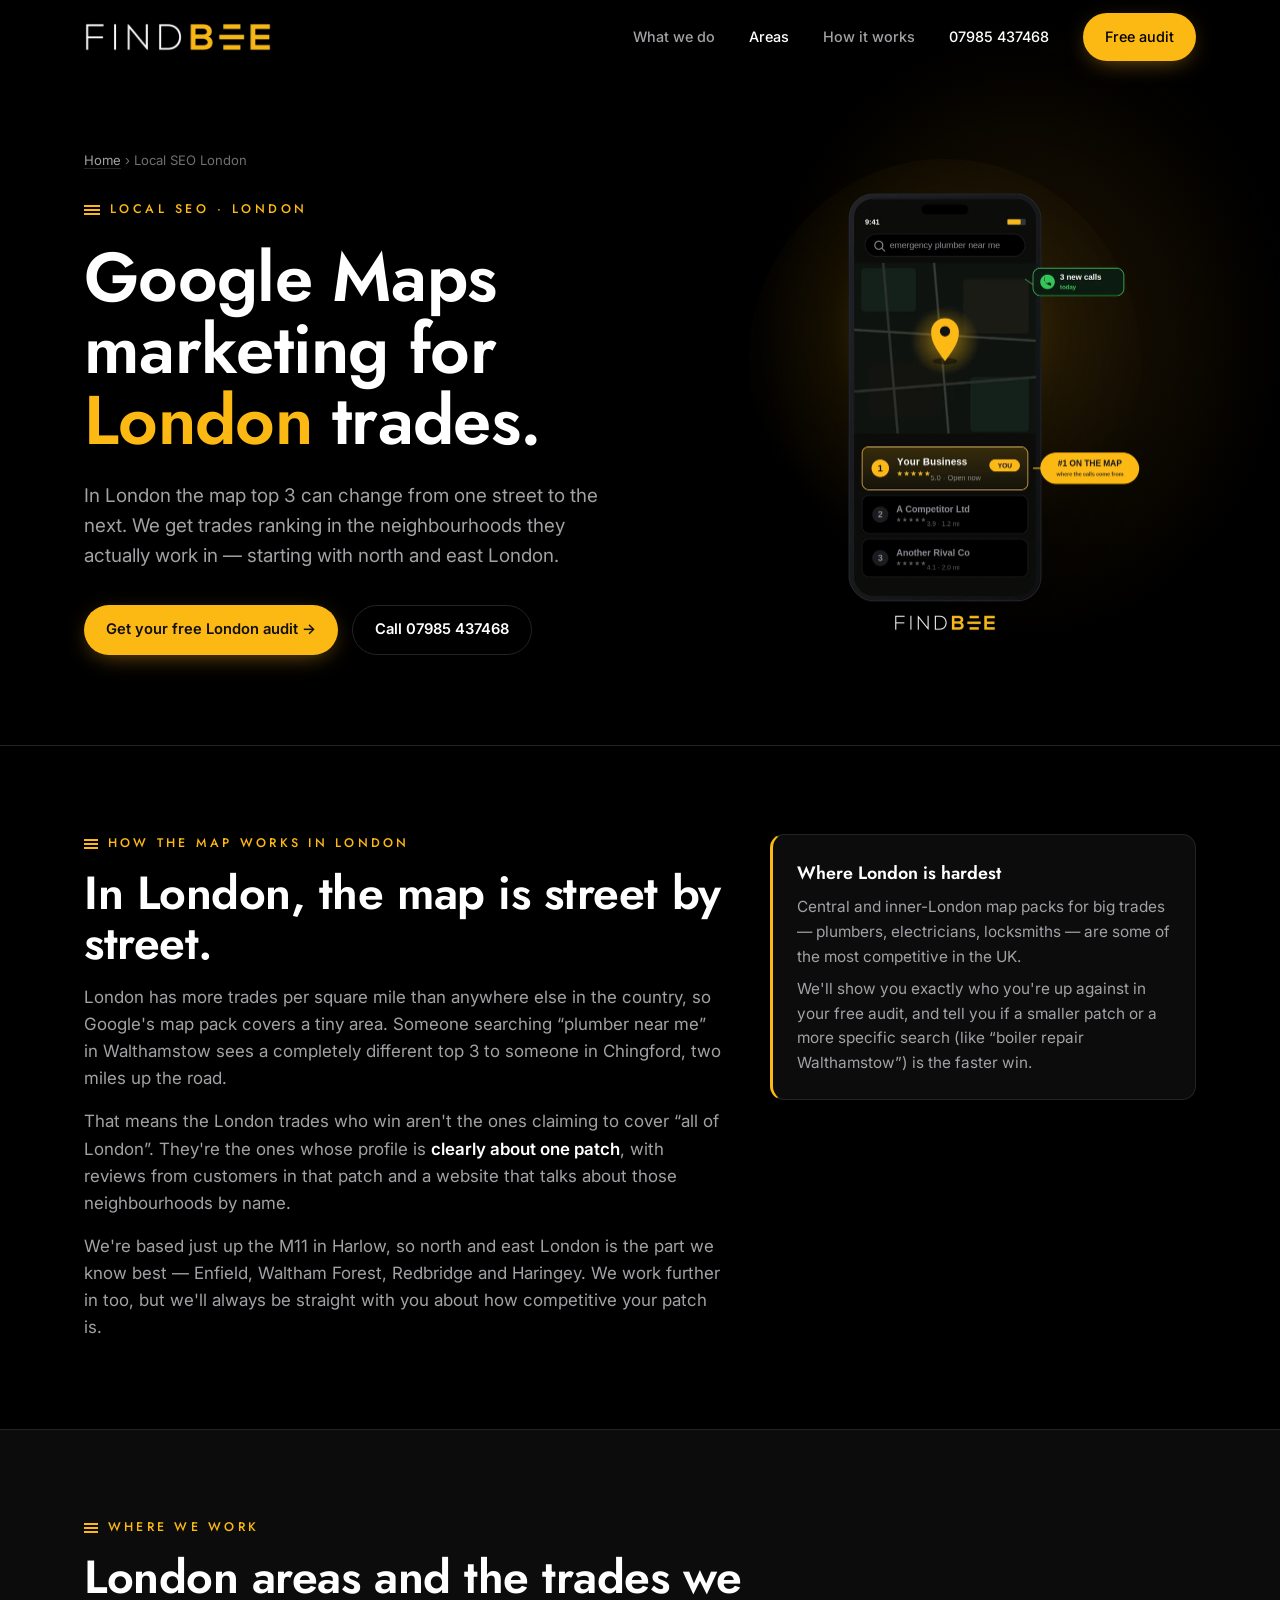
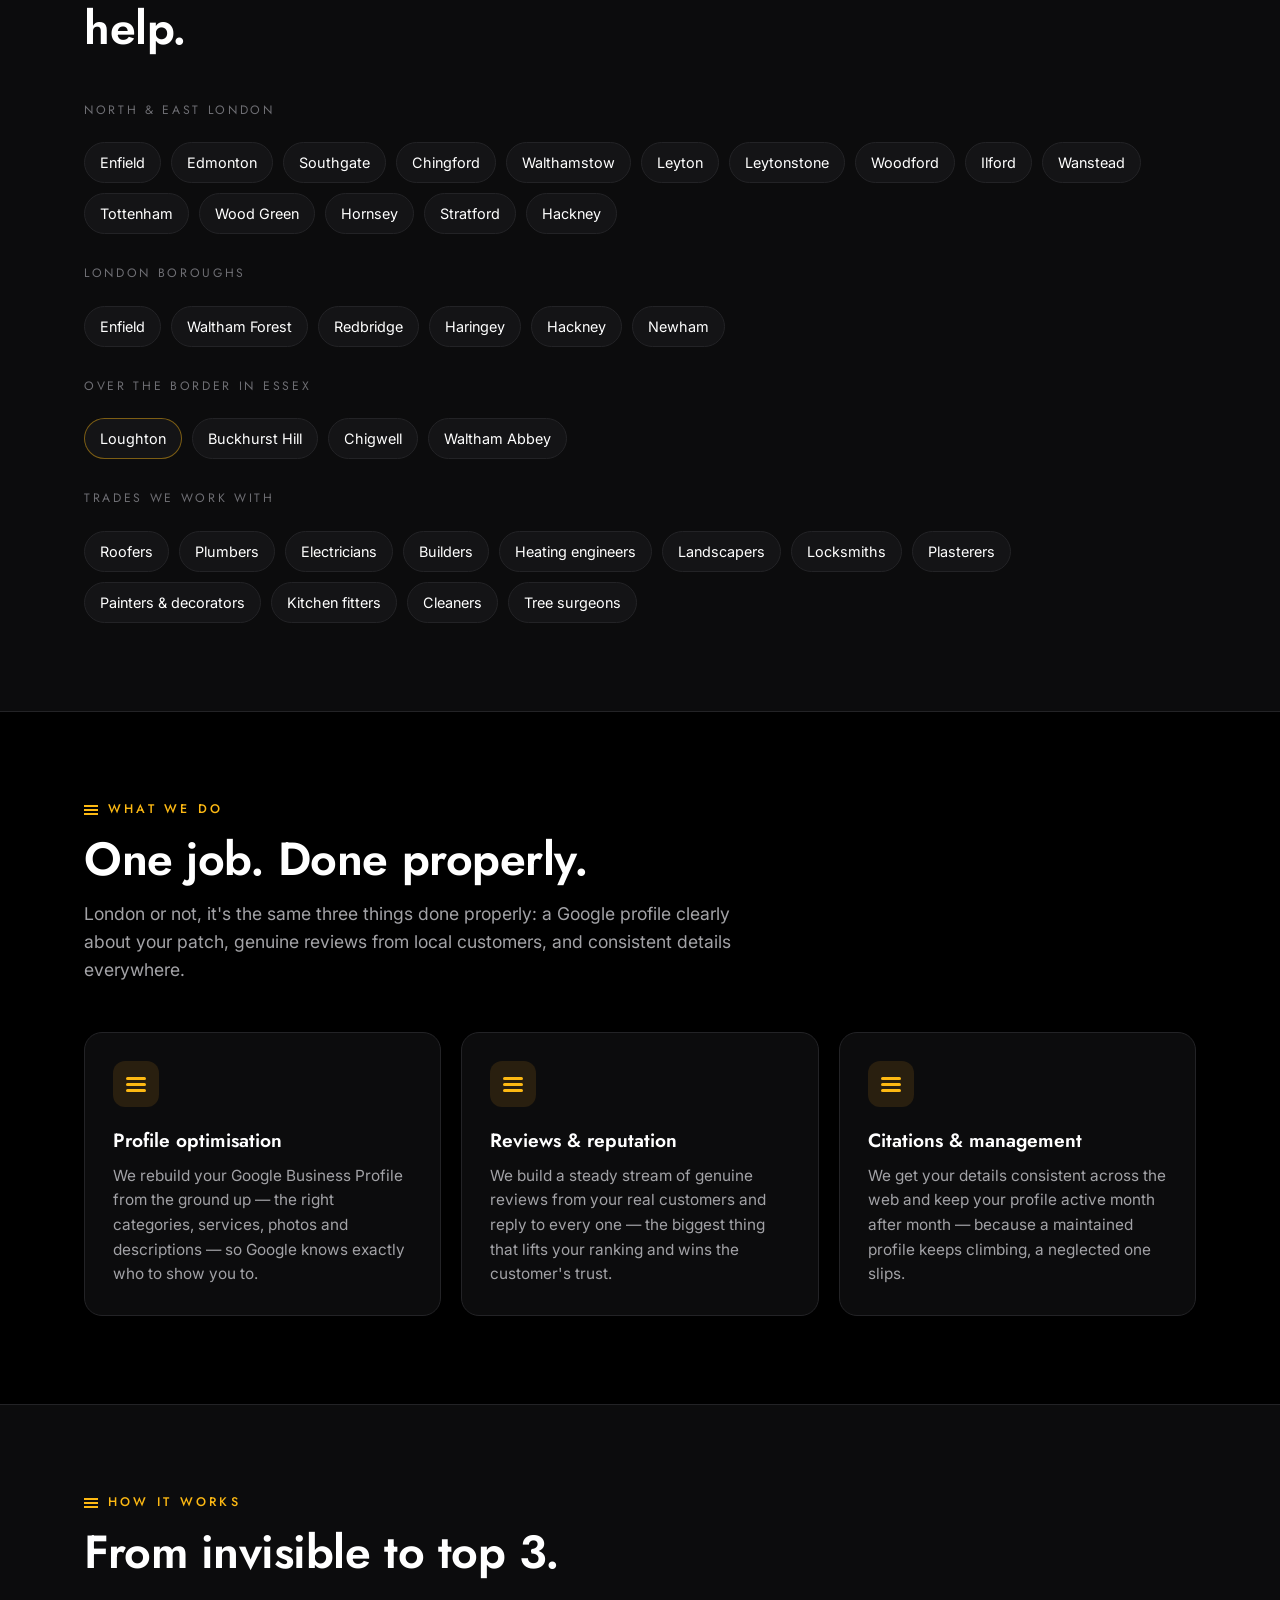
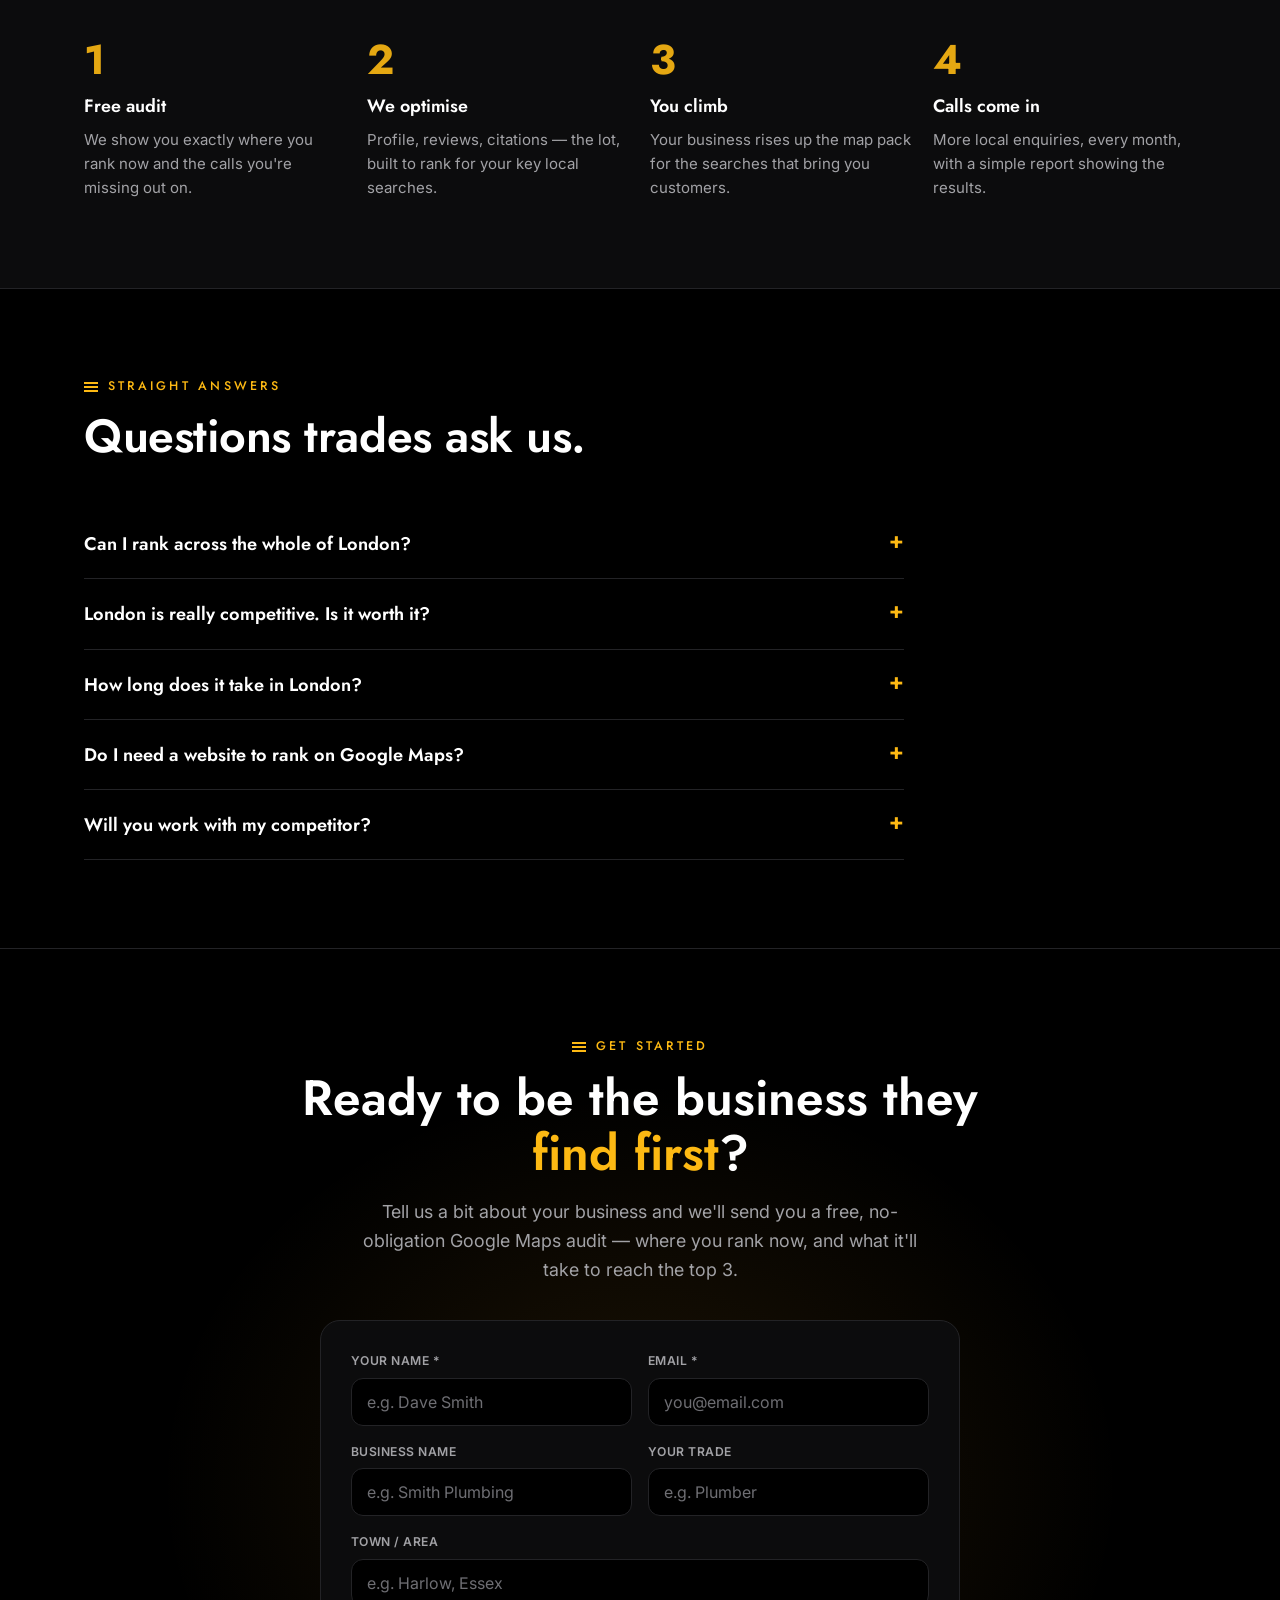
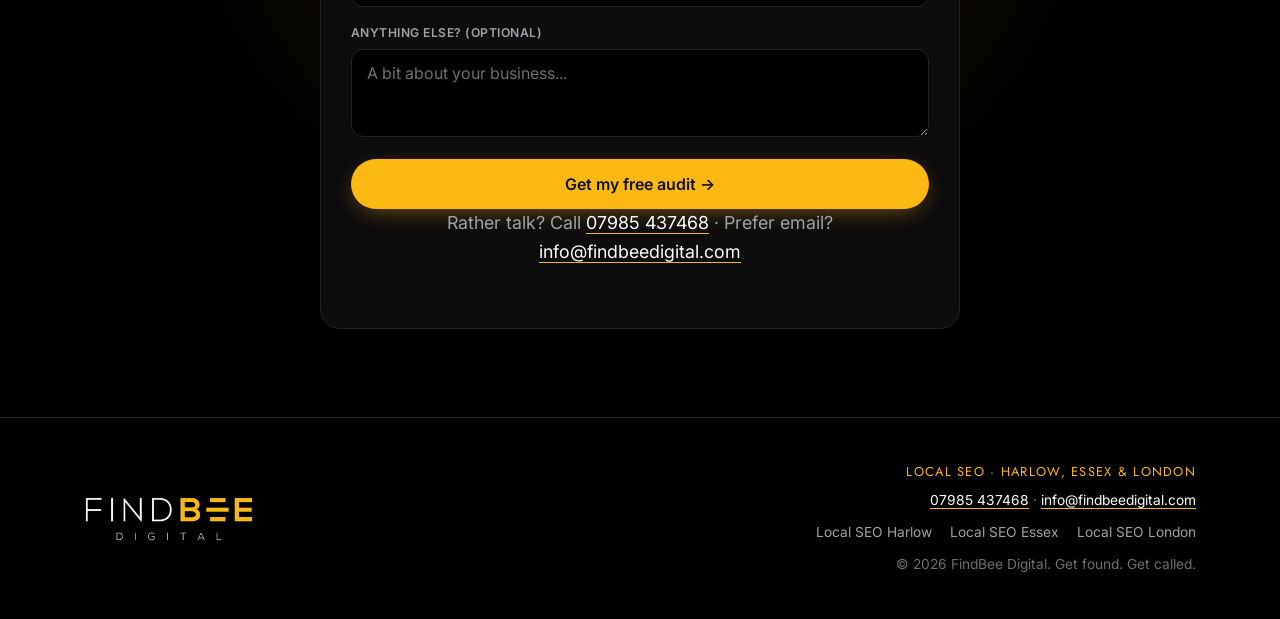
<file: findbee-site-v3/local-seo-london/index.html>
<!DOCTYPE html>
<html lang="en-GB">
<head>
<meta charset="UTF-8">
<meta name="viewport" content="width=device-width, initial-scale=1.0">
<title>Local SEO London | Google Maps for London Trades | FindBee Digital</title>
<meta name="description" content="Google Maps marketing for London tradespeople, starting with north and east London — Enfield, Waltham Forest, Redbridge. Get into the map top 3. Free audit.">
<link rel="canonical" href="https://findbeedigital.com/local-seo-london/">
<meta name="google-site-verification" content="CrSnXcHc2buA-cEKqwBoQxow_eL2qwk9lxIBSEnnZQ8">
<meta property="og:type" content="website">
<meta property="og:site_name" content="FindBee Digital">
<meta property="og:title" content="Local SEO London | Google Maps for London Trades | FindBee Digital">
<meta property="og:description" content="Google Maps marketing for London tradespeople, starting with north and east London — Enfield, Waltham Forest, Redbridge. Get into the map top 3. Free audit.">
<meta property="og:url" content="https://findbeedigital.com/local-seo-london/">
<meta property="og:image" content="https://findbeedigital.com/img/og.jpg">
<meta property="og:locale" content="en_GB">
<meta name="twitter:card" content="summary_large_image">
<link rel="icon" type="image/png" href="/img/logo.png">
<link rel="preconnect" href="https://fonts.googleapis.com">
<link rel="preconnect" href="https://fonts.gstatic.com" crossorigin>
<link href="https://fonts.googleapis.com/css2?family=Jost:wght@300;400;500;600;700&family=Inter:wght@400;500;600&display=swap" rel="stylesheet">
<link rel="stylesheet" href="/css/site.css">
<script type="application/ld+json">
{
  "@context": "https://schema.org",
  "@type": "Service",
  "name": "Local SEO and Google Maps marketing in London",
  "serviceType": "Local SEO",
  "url": "https://findbeedigital.com/local-seo-london/",
  "provider": {
    "@id": "https://findbeedigital.com/#business",
    "@type": "ProfessionalService",
    "name": "FindBee Digital",
    "telephone": "+447985437468",
    "url": "https://findbeedigital.com/"
  },
  "areaServed": {
    "@type": "City",
    "name": "London"
  },
  "audience": {
    "@type": "BusinessAudience",
    "audienceType": "Tradespeople and local service businesses"
  }
}
</script>
<script type="application/ld+json">
{
  "@context": "https://schema.org",
  "@type": "BreadcrumbList",
  "itemListElement": [
    {
      "@type": "ListItem",
      "position": 1,
      "name": "Home",
      "item": "https://findbeedigital.com/"
    },
    {
      "@type": "ListItem",
      "position": 2,
      "name": "Local SEO London",
      "item": "https://findbeedigital.com/local-seo-london/"
    }
  ]
}
</script>
</head>
<body>

<header id="hdr">
  <div class="wrap nav">
    <a href="/" class="logo-link" aria-label="FindBee Digital home"><img class="nav-logo" src="/img/logo.webp" alt="FindBee Digital" width="400" height="64"></a>
    <nav class="nav-links" id="navlinks">
      <a href="/#what">What we do</a>
      <a href="/#areas" class="active">Areas</a>
      <a href="/#how">How it works</a>
      <a href="tel:+447985437468" class="nav-tel">07985 437468</a>
      <a href="#contact" class="btn btn-gold">Free audit</a>
    </nav>
    <button class="nav-toggle" id="navToggle" aria-label="Menu">&#9776;</button>
  </div>
</header>
<a id="top"></a>

<section class="hero">
  <div class="wrap hero-grid">
    <div>
      <div class="crumbs"><a href="/">Home</a> &rsaquo; Local SEO London</div>
      <div class="eyebrow"><span class="bars"><i></i><i></i><i></i></span> Local SEO &middot; London</div>
      <h1>Google Maps marketing for <span class="hl">London</span> trades.</h1>
      <p class="lead">In London the map top 3 can change from one street to the next. We get trades ranking in the neighbourhoods they actually work in &mdash; starting with north and east London.</p>
      <div class="hero-cta">
        <a href="#contact" class="btn btn-gold">Get your free London audit &rarr;</a>
        <a href="tel:+447985437468" class="btn btn-ghost">Call 07985 437468</a>
      </div>
    </div>
    <div>
      <img class="hero-img" src="/img/hero.webp" alt="Phone showing a London trade business at number one in the Google Maps top 3" width="800" height="975" fetchpriority="high">
    </div>
  </div>
</section>

<section class="sec">
  <div class="wrap two-col">
    <div class="prose reveal">
      <div class="kick"><span class="bars"><i></i><i></i><i></i></span> How the map works in London</div>
      <h2 class="title">In London, the map is street by street.</h2>
      <p>London has more trades per square mile than anywhere else in the country, so Google's map pack covers a tiny area. Someone searching &ldquo;plumber near me&rdquo; in Walthamstow sees a completely different top 3 to someone in Chingford, two miles up the road.</p><p>That means the London trades who win aren't the ones claiming to cover &ldquo;all of London&rdquo;. They're the ones whose profile is <strong>clearly about one patch</strong>, with reviews from customers in that patch and a website that talks about those neighbourhoods by name.</p><p>We're based just up the M11 in Harlow, so north and east London is the part we know best &mdash; Enfield, Waltham Forest, Redbridge and Haringey. We work further in too, but we'll always be straight with you about how competitive your patch is.</p>
    </div>
    <div class="note reveal"><h3>Where London is hardest</h3><p>Central and inner-London map packs for big trades &mdash; plumbers, electricians, locksmiths &mdash; are some of the most competitive in the UK.</p><p>We'll show you exactly who you're up against in your free audit, and tell you if a smaller patch or a more specific search (like &ldquo;boiler repair Walthamstow&rdquo;) is the faster win.</p></div>
  </div>
</section>

<section class="sec" style="background:var(--panel)">
  <div class="wrap">
    <div class="sec-head reveal">
      <div class="kick"><span class="bars"><i></i><i></i><i></i></span> Where we work</div>
      <h2 class="title">London areas and the trades we help.</h2>
    </div>
    <div class="reveal"><div class="chips-label">North &amp; east London</div><div class="chips"><span>Enfield</span><span>Edmonton</span><span>Southgate</span><span>Chingford</span><span>Walthamstow</span><span>Leyton</span><span>Leytonstone</span><span>Woodford</span><span>Ilford</span><span>Wanstead</span><span>Tottenham</span><span>Wood Green</span><span>Hornsey</span><span>Stratford</span><span>Hackney</span></div><div class="chips-label">London boroughs</div><div class="chips"><span>Enfield</span><span>Waltham Forest</span><span>Redbridge</span><span>Haringey</span><span>Hackney</span><span>Newham</span></div><div class="chips-label">Over the border in Essex</div><div class="chips"><a href="/local-seo-essex/">Loughton</a><span>Buckhurst Hill</span><span>Chigwell</span><span>Waltham Abbey</span></div>
    <div class="chips-label">Trades we work with</div><div class="chips"><span>Roofers</span><span>Plumbers</span><span>Electricians</span><span>Builders</span><span>Heating engineers</span><span>Landscapers</span><span>Locksmiths</span><span>Plasterers</span><span>Painters &amp; decorators</span><span>Kitchen fitters</span><span>Cleaners</span><span>Tree surgeons</span></div></div>
  </div>
</section>

<section class="sec" id="what">
  <div class="wrap">
    <div class="sec-head reveal">
      <div class="kick"><span class="bars"><i></i><i></i><i></i></span> What we do</div>
      <h2 class="title">One job. Done properly.</h2>
      <p>London or not, it's the same three things done properly: a Google profile clearly about your patch, genuine reviews from local customers, and consistent details everywhere.</p>
    </div>
    <div class="cards">
      <div class="card reveal">
        <div class="ic"><span class="bars"><i></i><i></i><i></i></span></div>
        <h3>Profile optimisation</h3>
        <p>We rebuild your Google Business Profile from the ground up &mdash; the right categories, services, photos and descriptions &mdash; so Google knows exactly who to show you to.</p>
      </div>
      <div class="card reveal">
        <div class="ic"><span class="bars"><i></i><i></i><i></i></span></div>
        <h3>Reviews &amp; reputation</h3>
        <p>We build a steady stream of genuine reviews from your real customers and reply to every one &mdash; the biggest thing that lifts your ranking and wins the customer's trust.</p>
      </div>
      <div class="card reveal">
        <div class="ic"><span class="bars"><i></i><i></i><i></i></span></div>
        <h3>Citations &amp; management</h3>
        <p>We get your details consistent across the web and keep your profile active month after month &mdash; because a maintained profile keeps climbing, a neglected one slips.</p>
      </div>
    </div>
  </div>
</section>


<section class="sec" id="how" style="background:var(--panel)">
  <div class="wrap">
    <div class="sec-head reveal">
      <div class="kick"><span class="bars"><i></i><i></i><i></i></span> How it works</div>
      <h2 class="title">From invisible to top 3.</h2>
    </div>
    <div class="steps">
      <div class="step reveal"><div class="n">1</div><h3>Free audit</h3><p>We show you exactly where you rank now and the calls you're missing out on.</p></div>
      <div class="step reveal"><div class="n">2</div><h3>We optimise</h3><p>Profile, reviews, citations &mdash; the lot, built to rank for your key local searches.</p></div>
      <div class="step reveal"><div class="n">3</div><h3>You climb</h3><p>Your business rises up the map pack for the searches that bring you customers.</p></div>
      <div class="step reveal"><div class="n">4</div><h3>Calls come in</h3><p>More local enquiries, every month, with a simple report showing the results.</p></div>
    </div>
  </div>
</section>


<section class="sec" id="faq">
  <div class="wrap">
    <div class="sec-head reveal">
      <div class="kick"><span class="bars"><i></i><i></i><i></i></span> Straight answers</div>
      <h2 class="title">Questions trades ask us.</h2>
    </div>
    <div class="faq reveal">
<details><summary>Can I rank across the whole of London?</summary><p>Not in the map pack, no &mdash; nobody can from one address. You'll rank strongest around where you're based. We focus your profile there and use your website to pick up searches from the neighbourhoods around it.</p></details>
<details><summary>London is really competitive. Is it worth it?</summary><p>For the right search, yes. Every map-pack call is a customer who found you, not a lead you paid a platform for. We'll pick a search you can realistically win first, then build out from there.</p></details>
<details><summary>How long does it take in London?</summary><p>Longer than in a quieter Essex town, because there's more competition. Expect the first real movement within a few months rather than weeks. Our 90-day guarantee still applies to the one main search we agree with you up front.</p></details>
<details><summary>Do I need a website to rank on Google Maps?</summary><p>Not to appear &mdash; plenty of trades rank with just a Google Business Profile. But a fast, simple website that names the towns you work in helps you climb higher and turns more searches into calls. If you need one, we can build it.</p></details>
<details><summary>Will you work with my competitor?</summary><p>No. We take on one business per trade, per town. If you're our roofer in a town, we won't take on another roofer there.</p></details>
    </div>
  </div>
</section>


<section class="sec cta" id="contact">
  <div class="wrap">
    <div class="reveal">
      <div class="kick" style="justify-content:center"><span class="bars"><i></i><i></i><i></i></span> Get started</div>
      <h2>Ready to be the business they <span class="hl">find first</span>?</h2>
      <p>Tell us a bit about your business and we&#39;ll send you a free, no-obligation Google Maps audit &mdash; where you rank now, and what it&#39;ll take to reach the top 3.</p>
    </div>
    <form name="audit" method="POST" data-netlify="true" netlify-honeypot="bot-field" class="audit-form reveal">
      <input type="hidden" name="form-name" value="audit">
      <p class="hp"><label>Leave this empty: <input name="bot-field"></label></p>
      <div class="fgrid">
        <div class="field"><label for="f-name">Your name *</label><input id="f-name" type="text" name="name" required placeholder="e.g. Dave Smith"></div>
        <div class="field"><label for="f-email">Email *</label><input id="f-email" type="email" name="email" required placeholder="you@email.com"></div>
        <div class="field"><label for="f-biz">Business name</label><input id="f-biz" type="text" name="business" placeholder="e.g. Smith Plumbing"></div>
        <div class="field"><label for="f-trade">Your trade</label><input id="f-trade" type="text" name="trade" placeholder="e.g. Plumber"></div>
        <div class="field field-full"><label for="f-town">Town / area</label><input id="f-town" type="text" name="town" placeholder="e.g. Harlow, Essex"></div>
        <div class="field field-full"><label for="f-msg">Anything else? (optional)</label><textarea id="f-msg" name="message" rows="3" placeholder="A bit about your business..."></textarea></div>
      </div>
      <button type="submit" class="btn btn-gold form-submit">Get my free audit &rarr;</button>
      <p class="form-alt">Rather talk? Call <a href="tel:+447985437468">07985 437468</a> &middot; Prefer email? <a href="mailto:info@findbeedigital.com?subject=Free%20Google%20Maps%20Audit">info@findbeedigital.com</a></p>
    </form>
  </div>
</section>

<footer>
  <div class="wrap foot">
    <a href="/" aria-label="FindBee Digital home"><img class="foot-logo" src="/img/logo-footer.webp" alt="FindBee Digital" width="300" height="81"></a>
    <div class="meta">
      <div class="area">Local SEO &middot; Harlow, Essex &amp; London</div>
      <div class="foot-tel" style="margin-top:6px"><a href="tel:+447985437468">07985 437468</a> &middot; <a href="mailto:info@findbeedigital.com">info@findbeedigital.com</a></div>
      <div class="foot-links"><a href="/local-seo-harlow/">Local SEO Harlow</a><a href="/local-seo-essex/">Local SEO Essex</a><a href="/local-seo-london/">Local SEO London</a></div>
      <div style="margin-top:10px">&copy; 2026 FindBee Digital. Get found. Get called.</div>
    </div>
  </div>
</footer>
<script src="/js/site.js" defer></script>
</body>
</html>
</file>
<file: css/site.css>
:root{
    --gold:#FDB913; --gold-2:#E0A20E; --ink:#000000; --panel:#0C0C0D;
    --panel-2:#141416; --line:#232326; --white:#FFFFFF; --grey:#A2A2A6; --grey-2:#6E6E73;
    --sans:"Inter",sans-serif; --disp:"Jost",sans-serif;
    --wrap:1160px;
  }
  *{box-sizing:border-box;margin:0;padding:0}
  html{scroll-behavior:smooth}
  body{background:var(--ink);color:var(--white);font-family:var(--sans);line-height:1.6;-webkit-font-smoothing:antialiased;overflow-x:hidden}
  a{color:inherit;text-decoration:none}
  .wrap{max-width:var(--wrap);margin:0 auto;padding:0 24px}
  section{position:relative}

  /* ---------- logo / wordmark ---------- */
  .logo{display:inline-flex;align-items:center;font-family:var(--disp);line-height:1;white-space:nowrap}
  .logo .lw{font-weight:300;color:var(--white);letter-spacing:.06em}
  .logo .lg{font-weight:700;color:var(--gold);letter-spacing:.02em}
  .logo .estripe{display:inline-flex;flex-direction:column;justify-content:center;gap:.135em;height:.70em;width:.58em;margin-left:.07em}
  .logo .estripe i{height:.15em;width:100%;background:var(--gold);border-radius:.02em}
  .brand{display:inline-flex;flex-direction:column;align-items:flex-start;gap:.28em}
  .brand .sub{font-family:var(--disp);font-weight:300;color:var(--white);letter-spacing:.62em;font-size:.30em;padding-left:.1em}

  /* ---------- nav ---------- */
  header{position:fixed;top:0;left:0;right:0;z-index:100;transition:background .3s,border-color .3s,padding .3s;border-bottom:1px solid transparent}
  header.scrolled{background:rgba(0,0,0,.85);backdrop-filter:blur(12px);border-bottom:1px solid var(--line)}
  .nav{display:flex;align-items:center;justify-content:space-between;height:74px}
  .nav .logo{font-size:1.55rem}
  .nav-links{display:flex;align-items:center;gap:34px}
  .nav-links a{font-size:.9rem;color:var(--grey);font-weight:500;transition:color .2s}
  .nav-links a:hover{color:var(--white)}
  .btn{display:inline-flex;align-items:center;gap:.5em;font-family:var(--sans);font-weight:600;font-size:.92rem;padding:12px 22px;border-radius:40px;cursor:pointer;transition:transform .15s,box-shadow .2s,background .2s;border:none}
  .btn-gold{background:var(--gold);color:#111;box-shadow:0 6px 24px -8px rgba(245,166,35,.6)}
  .btn-gold:hover{transform:translateY(-2px);box-shadow:0 10px 30px -8px rgba(245,166,35,.75)}
  .btn-ghost{background:transparent;color:var(--white);border:1px solid var(--line)}
  .btn-ghost:hover{border-color:var(--gold);color:var(--gold)}
  .nav-toggle{display:none;background:none;border:none;color:#fff;font-size:1.5rem;cursor:pointer}
  @media(max-width:820px){
    .nav-links{position:fixed;inset:74px 0 auto 0;background:rgba(8,8,9,.98);flex-direction:column;gap:0;padding:10px 24px 24px;border-bottom:1px solid var(--line);transform:translateY(-120%);transition:transform .3s;align-items:stretch}
    .nav-links.open{transform:translateY(0)}
    .nav-links a{padding:14px 0;border-bottom:1px solid var(--line)}
    .nav-links .btn{margin-top:14px;justify-content:center}
    .nav-toggle{display:block}
  }

  /* ---------- hero ---------- */
  .hero{padding:150px 0 90px;overflow:hidden}
  .hero::before{content:"";position:absolute;top:-15%;right:-10%;width:60%;height:120%;background:radial-gradient(closest-side,rgba(245,166,35,.14),transparent 70%);pointer-events:none}
  .hero-grid{display:grid;grid-template-columns:1.05fr .95fr;gap:56px;align-items:center;position:relative}
  @media(max-width:900px){.hero-grid{grid-template-columns:1fr;gap:44px}.hero{padding:120px 0 70px}}
  .eyebrow{display:inline-flex;align-items:center;gap:10px;font-family:var(--disp);font-weight:500;font-size:.78rem;letter-spacing:.28em;text-transform:uppercase;color:var(--gold);margin-bottom:22px}
  .eyebrow .bars{display:inline-flex;flex-direction:column;gap:2px}
  .eyebrow .bars i{width:16px;height:2px;background:var(--gold);display:block}
  .hero h1{font-family:var(--disp);font-weight:600;font-size:clamp(2.6rem,5.6vw,4.3rem);line-height:1.04;letter-spacing:-.01em}
  .hero h1 .hl{color:var(--gold)}
  .hero p.lead{color:var(--grey);font-size:1.18rem;margin:24px 0 34px;max-width:520px}
  .hero-cta{display:flex;gap:14px;flex-wrap:wrap}

  /* map pack mockup */
  .mock{background:var(--panel-2);border:1px solid var(--line);border-radius:20px;padding:18px;box-shadow:0 40px 80px -30px rgba(0,0,0,.9);animation:float 6s ease-in-out infinite}
  @keyframes float{0%,100%{transform:translateY(0)}50%{transform:translateY(-10px)}}
  @media(prefers-reduced-motion:reduce){.mock{animation:none}}
  .mock .search{display:flex;align-items:center;gap:10px;background:#000;border:1px solid var(--line);border-radius:30px;padding:11px 16px;color:var(--grey);font-size:.92rem;margin-bottom:16px}
  .mock .search .mag{width:15px;height:15px;border:2px solid var(--grey-2);border-radius:50%;position:relative;flex:none}
  .mock .search .mag::after{content:"";position:absolute;width:6px;height:2px;background:var(--grey-2);transform:rotate(45deg);right:-4px;bottom:0}
  .res{display:flex;gap:13px;padding:13px;border-radius:14px;margin-bottom:9px;border:1px solid transparent;background:#000}
  .res.win{border-color:var(--gold);background:linear-gradient(180deg,rgba(245,166,35,.12),rgba(245,166,35,.03))}
  .res .pin{width:34px;height:34px;border-radius:10px;background:var(--panel);display:flex;align-items:center;justify-content:center;flex:none;font-family:var(--disp);font-weight:700;color:var(--grey)}
  .res.win .pin{background:var(--gold);color:#111}
  .res .info{flex:1;min-width:0}
  .res .info .nm{font-weight:600;font-size:.96rem;display:flex;align-items:center;gap:8px}
  .res.win .info .nm{color:var(--white)}
  .res:not(.win) .info .nm{color:var(--grey)}
  .res .info .meta{font-size:.78rem;color:var(--grey-2);margin-top:2px}
  .res .stars{color:var(--gold);font-size:.8rem;letter-spacing:1px}
  .res .tag{font-size:.66rem;font-weight:700;letter-spacing:.08em;text-transform:uppercase;color:#111;background:var(--gold);padding:3px 8px;border-radius:20px;align-self:center;flex:none}

  /* ---------- generic section ---------- */
  .sec{padding:88px 0;border-top:1px solid var(--line)}
  .sec-head{max-width:680px;margin-bottom:48px}
  .kick{font-family:var(--disp);font-weight:500;font-size:.78rem;letter-spacing:.26em;text-transform:uppercase;color:var(--gold);margin-bottom:14px;display:flex;align-items:center;gap:10px}
  .kick .bars{display:inline-flex;flex-direction:column;gap:2px}
  .kick .bars i{width:14px;height:2px;background:var(--gold)}
  h2.title{font-family:var(--disp);font-weight:600;font-size:clamp(1.9rem,4vw,2.9rem);line-height:1.08;letter-spacing:-.01em}
  .sec-head p{color:var(--grey);font-size:1.1rem;margin-top:16px}

  /* problem band */
  .band{background:var(--panel);text-align:center}
  .band .big{font-family:var(--disp);font-weight:600;font-size:clamp(1.7rem,3.6vw,2.5rem);line-height:1.2;max-width:840px;margin:0 auto}
  .band .big .hl{color:var(--gold)}
  .band p{color:var(--grey);margin-top:18px;font-size:1.08rem;max-width:620px;margin-left:auto;margin-right:auto}

  /* what we do cards */
  .cards{display:grid;grid-template-columns:repeat(3,1fr);gap:20px}
  @media(max-width:860px){.cards{grid-template-columns:1fr}}
  .card{background:var(--panel);border:1px solid var(--line);border-radius:18px;padding:28px;transition:border-color .25s,transform .25s}
  .card:hover{border-color:rgba(245,166,35,.5);transform:translateY(-4px)}
  .card .ic{width:46px;height:46px;border-radius:12px;background:rgba(245,166,35,.12);display:flex;align-items:center;justify-content:center;margin-bottom:18px}
  .card .ic .bars{display:inline-flex;flex-direction:column;gap:3px}
  .card .ic .bars i{width:20px;height:3px;background:var(--gold);border-radius:2px}
  .card h3{font-family:var(--disp);font-weight:600;font-size:1.2rem;margin-bottom:8px}
  .card p{color:var(--grey);font-size:.96rem}

  /* how it works */
  .steps{display:grid;grid-template-columns:repeat(4,1fr);gap:20px;counter-reset:s}
  @media(max-width:860px){.steps{grid-template-columns:1fr 1fr}}
  @media(max-width:520px){.steps{grid-template-columns:1fr}}
  .step{position:relative;padding-top:14px}
  .step .n{font-family:var(--disp);font-weight:700;font-size:2.6rem;color:var(--gold);opacity:.9;line-height:1}
  .step h3{font-family:var(--disp);font-weight:600;font-size:1.12rem;margin:12px 0 7px}
  .step p{color:var(--grey);font-size:.94rem}

  /* why us */
  .why{display:grid;grid-template-columns:repeat(2,1fr);gap:18px}
  @media(max-width:760px){.why{grid-template-columns:1fr}}
  .why .item{display:flex;gap:16px;background:var(--panel);border:1px solid var(--line);border-radius:16px;padding:24px}
  .why .item .mk{width:38px;height:42px;flex:none;display:flex;flex-direction:column;justify-content:center;gap:4px}
  .why .item .mk i{height:5px;background:var(--gold);border-radius:2px;width:100%}
  .why .item h3{font-family:var(--disp);font-weight:600;font-size:1.18rem;margin-bottom:6px}
  .why .item p{color:var(--grey);font-size:.96rem}

  /* stats */
  .stats{background:var(--panel);border-top:1px solid var(--line);border-bottom:1px solid var(--line)}
  .stats .wrap{display:grid;grid-template-columns:repeat(3,1fr);gap:30px;padding-top:56px;padding-bottom:56px}
  @media(max-width:760px){.stats .wrap{grid-template-columns:1fr;gap:34px;text-align:center}}
  .stat .num{font-family:var(--disp);font-weight:700;font-size:clamp(2.4rem,5vw,3.4rem);color:var(--gold);line-height:1}
  .stat .lbl{color:var(--grey);margin-top:8px;font-size:.98rem}

  /* cta */
  .cta{text-align:center;background:radial-gradient(closest-side,rgba(245,166,35,.12),transparent 75%),var(--ink)}
  .cta h2{font-family:var(--disp);font-weight:600;font-size:clamp(2rem,4.4vw,3.1rem);line-height:1.1;max-width:720px;margin:0 auto 18px}
  .cta h2 .hl{color:var(--gold)}
  .cta p{color:var(--grey);font-size:1.12rem;max-width:560px;margin:0 auto 32px}
  .contact-line{margin-top:26px;color:var(--grey);font-size:.98rem;display:flex;gap:24px;justify-content:center;flex-wrap:wrap}
  .contact-line a{color:var(--white);border-bottom:1px solid var(--gold);padding-bottom:1px}

  .stat .src{color:var(--grey);opacity:.6;margin-top:6px;font-size:.78rem}
  .nav-links a.btn-gold,.nav-links a.btn-gold:hover{color:#000}
  .nav-tel{color:var(--white)!important;font-weight:600}
  .foot-tel a{color:#fff;border-bottom:1px solid var(--gold)}
  /* footer */
  footer{border-top:1px solid var(--line);padding:44px 0;background:var(--ink)}
  .foot{display:flex;justify-content:space-between;align-items:center;gap:20px;flex-wrap:wrap}
  .foot .logo{font-size:1.3rem}
  .foot .meta{color:var(--grey-2);font-size:.86rem;text-align:right}
  .foot .meta .area{color:var(--gold);font-family:var(--disp);letter-spacing:.1em;font-size:.8rem;text-transform:uppercase}

  /* reveal */
  .reveal{opacity:0;transform:translateY(24px);transition:opacity .7s ease,transform .7s ease}
  .reveal.in{opacity:1;transform:none}
  @media(prefers-reduced-motion:reduce){.reveal{opacity:1;transform:none;transition:none}}
  .nav-logo{height:30px;width:auto;display:block}
  .foot-logo{height:46px;width:auto;display:block}
  @media(max-width:520px){.nav-logo{height:24px}}
  .hero-img{width:100%;max-width:400px;height:auto;display:block;margin:0 auto;filter:drop-shadow(0 40px 80px rgba(0,0,0,.7));animation:float 6s ease-in-out infinite}
  @media(prefers-reduced-motion:reduce){.hero-img{animation:none}}
  @media(max-width:900px){.hero-img{max-width:340px}}
  .audit-form{max-width:640px;margin:36px auto 0;background:var(--panel);border:1px solid var(--line);border-radius:20px;padding:30px;text-align:left}
  .hp{display:none}
  .fgrid{display:grid;grid-template-columns:1fr 1fr;gap:16px}
  @media(max-width:560px){.fgrid{grid-template-columns:1fr}}
  .field{display:flex;flex-direction:column;gap:7px}
  .field-full{grid-column:1 / -1}
  .audit-form label{font-size:.76rem;font-weight:600;letter-spacing:.04em;color:var(--grey);text-transform:uppercase}
  .audit-form input,.audit-form textarea{background:#000;border:1px solid var(--line);border-radius:12px;padding:13px 15px;color:#fff;font-family:var(--sans);font-size:1rem;transition:border-color .2s;width:100%}
  .audit-form input::placeholder,.audit-form textarea::placeholder{color:var(--grey-2)}
  .audit-form input:focus,.audit-form textarea:focus{outline:none;border-color:var(--gold)}
  .audit-form textarea{resize:vertical}
  .form-submit{width:100%;justify-content:center;margin-top:22px;font-size:1rem;padding:15px}
  .form-alt{text-align:center;color:var(--grey);font-size:.9rem;margin-top:16px}
  .form-alt a{color:#fff;border-bottom:1px solid var(--gold)}

/* ---------- multi-page additions ---------- */
.nav-links a.active{color:var(--white)}
.crumbs{font-size:.82rem;color:var(--grey-2);margin-bottom:18px}
.crumbs a{color:var(--grey);border-bottom:1px solid var(--line)}
.crumbs a:hover{color:var(--white)}
.prose{max-width:760px}
.prose p{color:var(--grey);font-size:1.06rem;margin-top:16px}
.prose p strong{color:var(--white);font-weight:600}
.two-col{display:grid;grid-template-columns:1.2fr .8fr;gap:48px;align-items:start}
@media(max-width:900px){.two-col{grid-template-columns:1fr;gap:32px}}
.note{background:var(--panel);border:1px solid var(--line);border-left:3px solid var(--gold);border-radius:14px;padding:24px}
.note h3{font-family:var(--disp);font-weight:600;font-size:1.12rem;margin-bottom:8px}
.note p{color:var(--grey);font-size:.96rem;margin-top:8px}
.chips{display:flex;flex-wrap:wrap;gap:10px;margin-top:22px}
.chips span,.chips a{font-size:.9rem;color:var(--white);background:var(--panel-2);border:1px solid var(--line);border-radius:30px;padding:8px 15px}
.chips a{border-color:rgba(253,185,19,.45)}
.chips a:hover{border-color:var(--gold);color:var(--gold)}
.chips-label{font-family:var(--disp);font-size:.76rem;letter-spacing:.22em;text-transform:uppercase;color:var(--grey-2);margin-top:30px}
a.card{display:block}
.card .more{display:inline-block;margin-top:16px;color:var(--gold);font-weight:600;font-size:.92rem}
.faq{max-width:820px}
.faq details{border-bottom:1px solid var(--line);padding:20px 0}
.faq summary{cursor:pointer;font-family:var(--disp);font-weight:600;font-size:1.14rem;list-style:none;display:flex;justify-content:space-between;gap:20px}
.faq summary::-webkit-details-marker{display:none}
.faq summary::after{content:"+";color:var(--gold);font-size:1.4rem;line-height:1}
.faq details[open] summary::after{content:"–"}
.faq details p{color:var(--grey);margin-top:12px;font-size:1rem}
.foot-links{display:flex;gap:18px;flex-wrap:wrap;justify-content:flex-end;margin-top:10px}
.foot-links a{color:var(--grey)}
.foot-links a:hover{color:var(--white)}
@media(max-width:600px){.foot .meta{text-align:left}.foot-links{justify-content:flex-start}}
</file>
